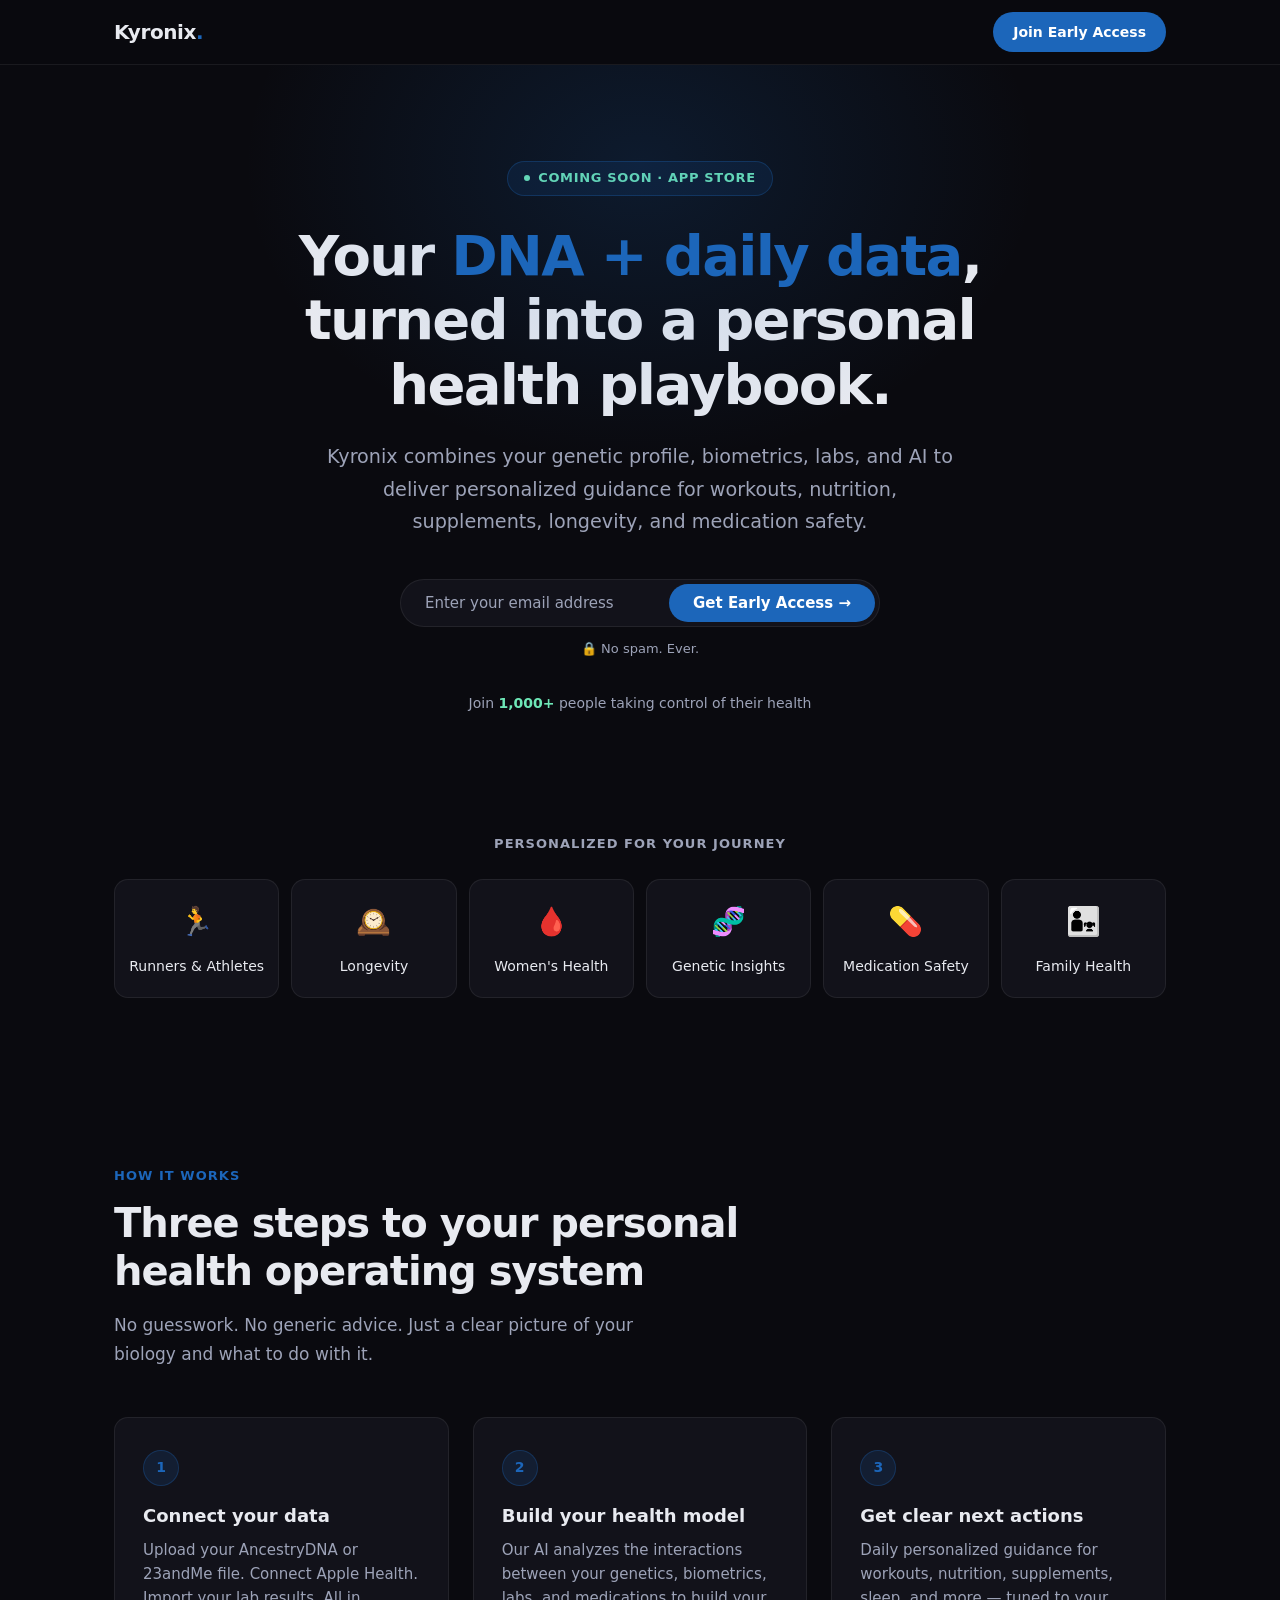
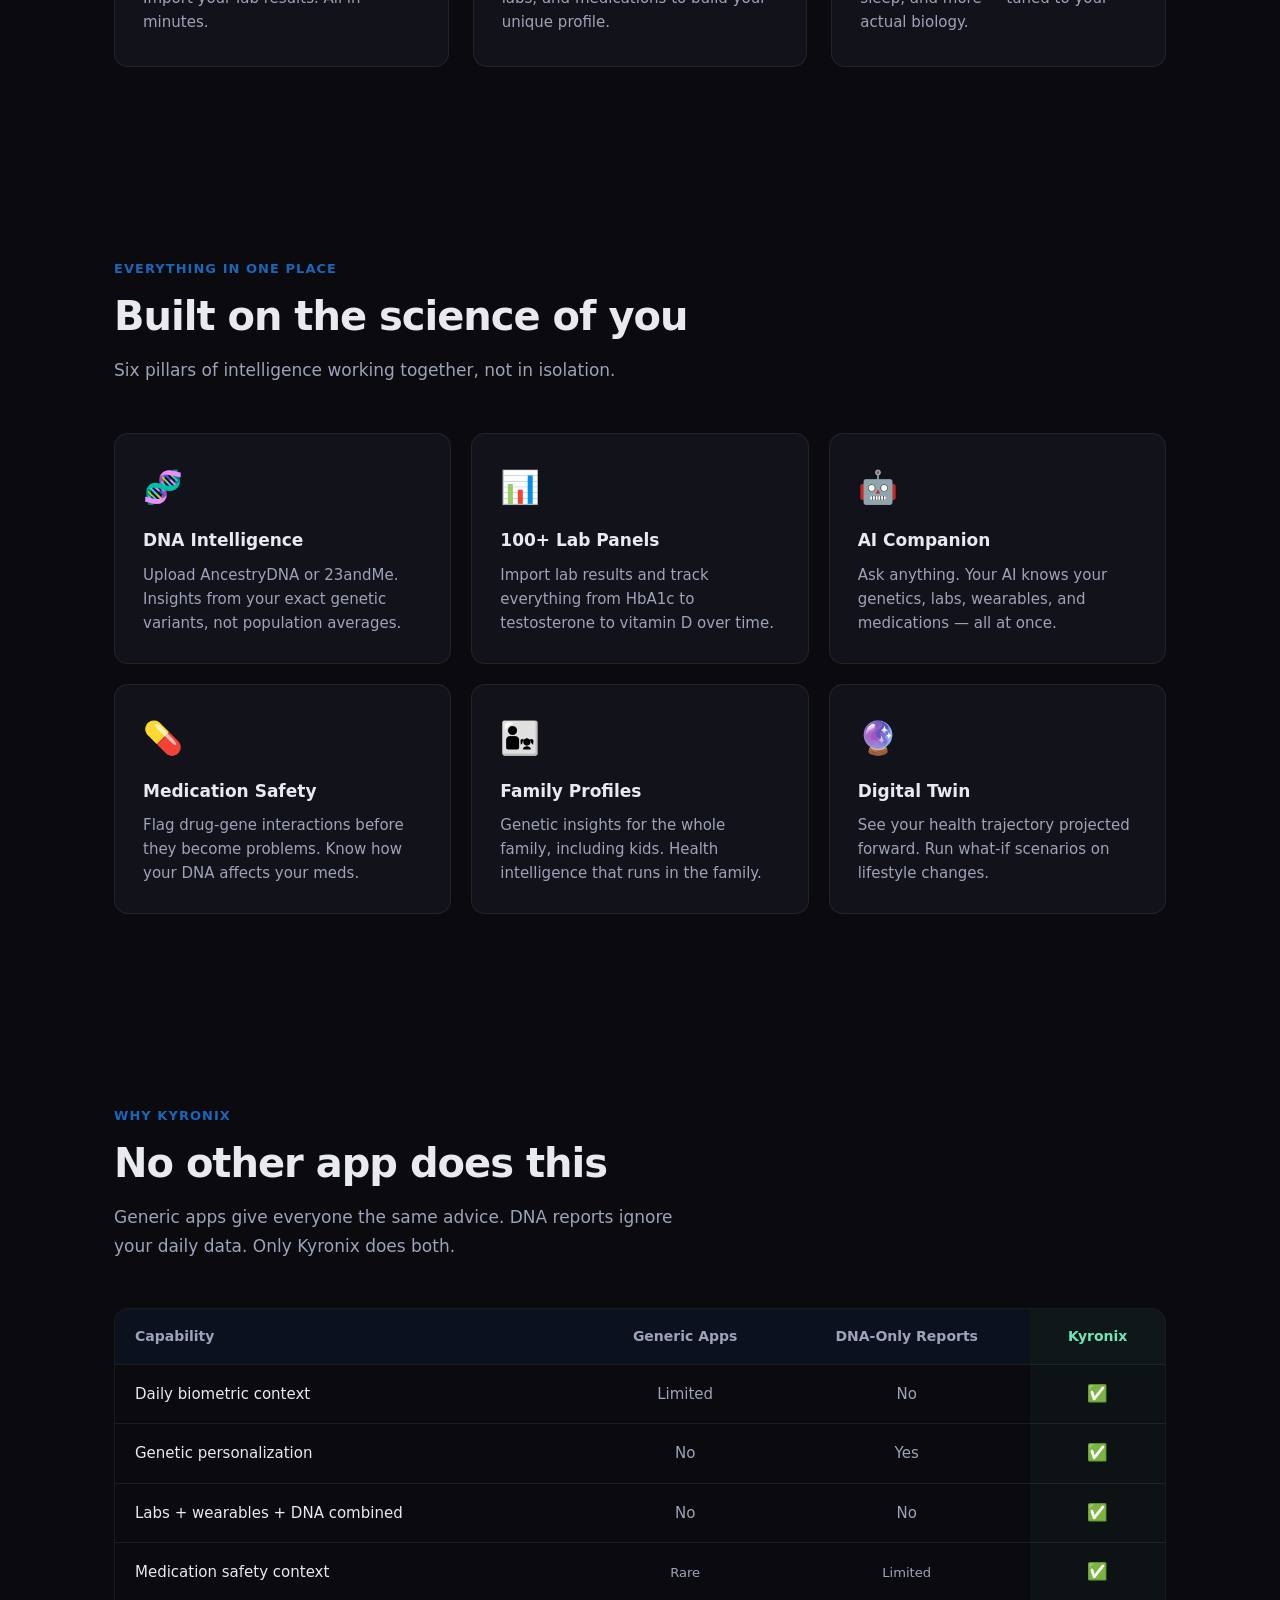
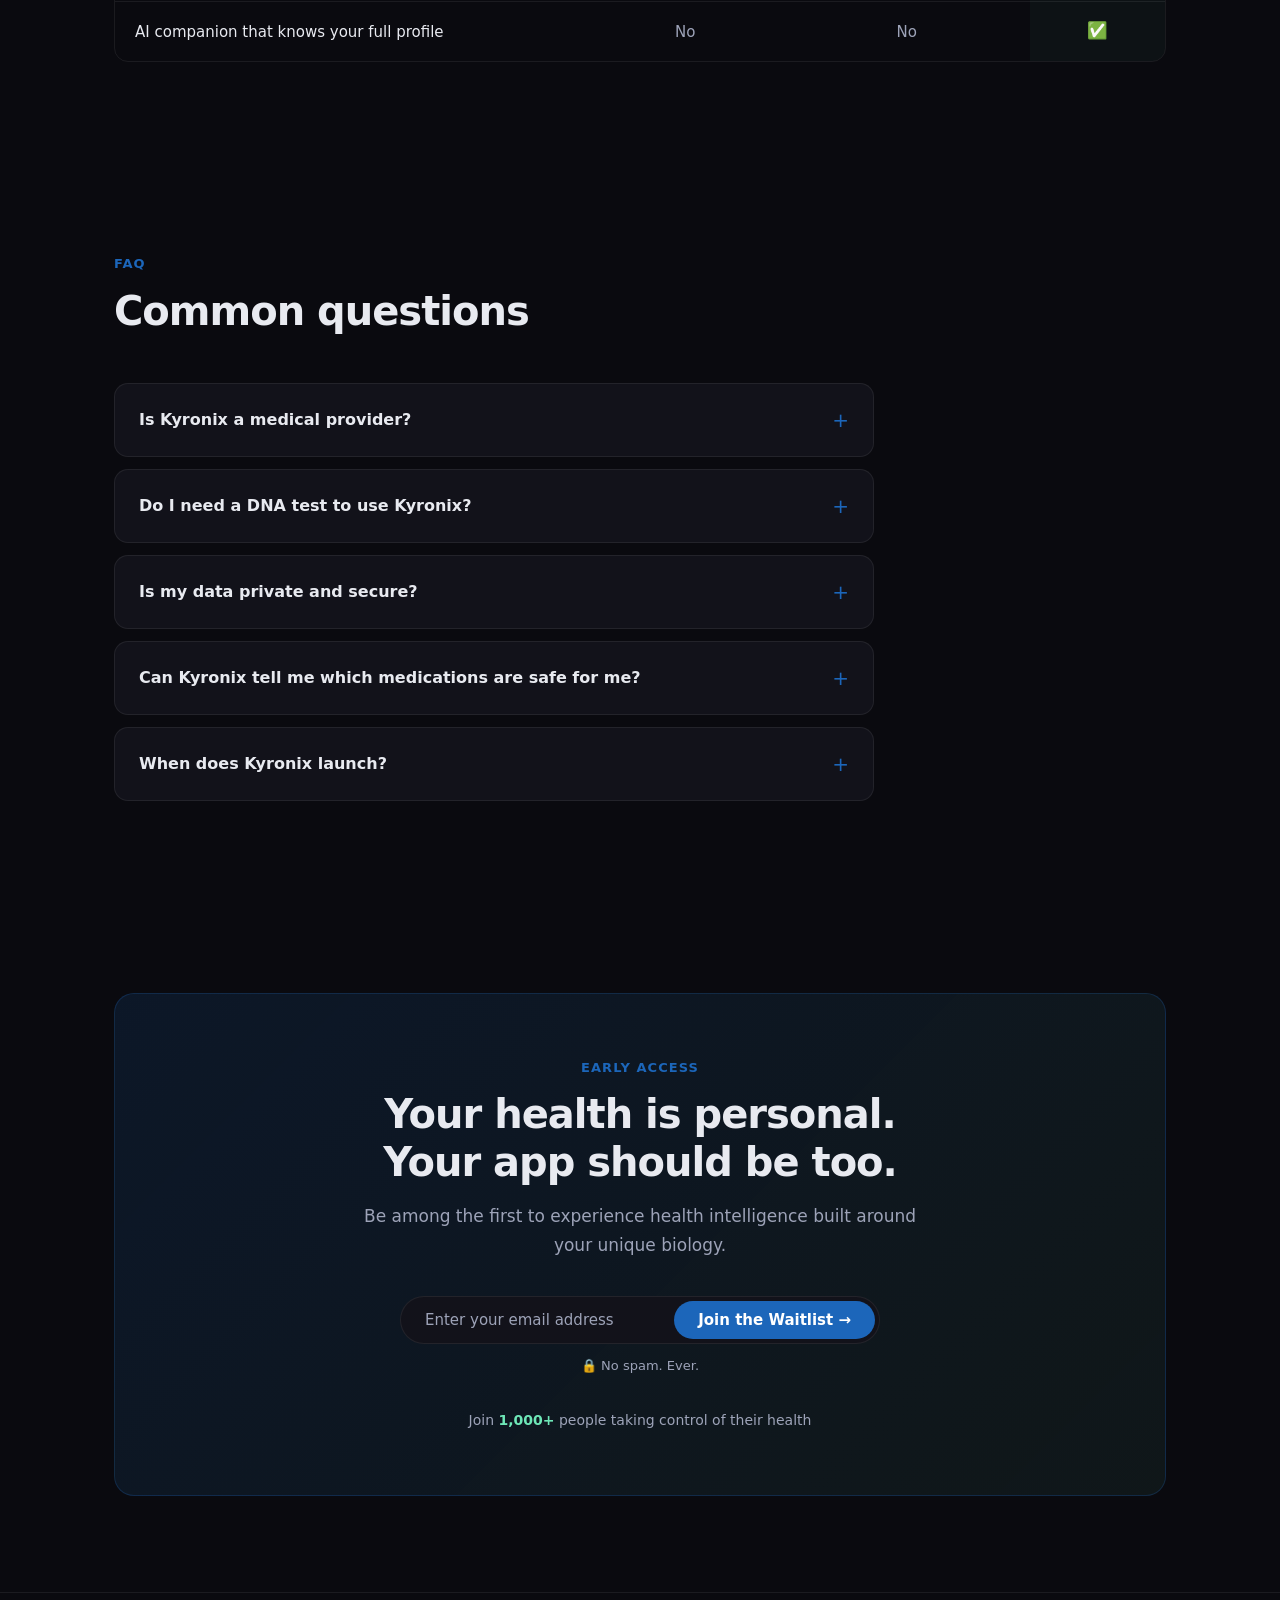
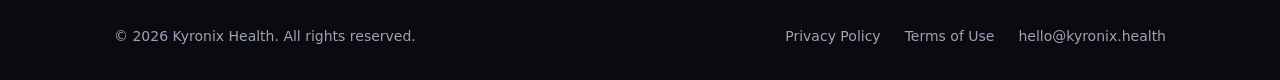
<file: index.html>
<!DOCTYPE html>
<html lang="en">
<head>
  <meta charset="UTF-8">
  <meta name="viewport" content="width=device-width, initial-scale=1.0">
  <title>Kyronix Health — Personalized Health Intelligence</title>
  <meta name="description" content="Kyronix combines your DNA, wearables, labs, and AI to deliver a personalized health playbook. Join the early access waitlist.">
  <meta property="og:title" content="Kyronix Health — Personalized Health Intelligence">
  <meta property="og:description" content="Your DNA + daily data, turned into a personal health playbook.">
  <meta property="og:type" content="website">
  <meta property="og:url" content="https://kyronix.health">
  <link rel="stylesheet" href="style.css">
  <link rel="icon" type="image/x-icon" href="favicon.ico">

  <!-- PostHog -->
  <script>
    !function(t,e){var o,n,p,r;e.__SV||(window.posthog=e,e._i=[],e.init=function(i,s,a){function g(t,e){var o=e.split(".");2==o.length&&(t=t[o[0]],e=o[1]);t[e]=function(){t.push([e].concat(Array.prototype.slice.call(arguments,0)))}}(p=t.createElement("script")).type="text/javascript",p.crossOrigin="anonymous",p.async=!0,p.src=s.api_host.replace(".i.posthog.com","-assets.i.posthog.com")+"/static/array.js",(r=t.getElementsByTagName("script")[0]).parentNode.insertBefore(p,r);var u=e;for(void 0!==a?u=e[a]=[]:a="posthog",u.people=u.people||[],u.toString=function(t){var e="posthog";return"posthog"!==a&&(e+=".");t||(e+=" (stub)"),e},u.people.toString=function(){return u.toString(1)+".people (stub)"},o="init capture register register_once register_for_session unregister unregister_for_session getFeatureFlag getFeatureFlagPayload isFeatureEnabled reloadFeatureFlags updateEarlyAccessFeatureEnrollment getEarlyAccessFeatures on onFeatureFlags onSessionId getSurveys getActiveMatchingSurveys renderSurvey canRenderSurvey identify setPersonProperties group resetGroups setPersonPropertiesForFlags resetPersonPropertiesForFlags setGroupPropertiesForFlags resetGroupPropertiesForFlags reset get_distinct_id getGroups get_session_id get_session_replay_url alias set_config startSessionRecording stopSessionRecording sessionRecordingStarted captureException loadToolbar get_property getSessionProperty createPersonProfile opt_in_capturing opt_out_capturing has_opted_in_capturing has_opted_out_capturing clear_opt_in_out_capturing debug".split(" "),n=0;n<o.length;n++)g(u,o[n]);e._i.push([i,s,a])},e.__SV=1)}(document,window.posthog||[]);
    posthog.init('phc_o5pKNn9kd7hJjovTQXBMKeAsvGpQuZqRCB42QGPzrq56', {api_host:'https://us.i.posthog.com',capture_pageview:true,capture_pageleave:true});
  </script>
  <!-- GA4 -->
  <script async src="https://www.googletagmanager.com/gtag/js?id=G-924P1YDTNJ"></script>
  <script>
    window.dataLayer=window.dataLayer||[];
    function gtag(){dataLayer.push(arguments);}
    gtag('js',new Date());
    gtag('config','G-924P1YDTNJ');
  </script>
</head>
<body>

  <!-- NAV -->
  <nav class="nav">
    <div class="container nav-inner">
      <a href="/" class="nav-logo">Kyronix<span>.</span></a>
      <a href="#waitlist-bottom" class="nav-cta">Join Early Access</a>
    </div>
  </nav>

  <!-- HERO -->
  <section class="hero">
    <div class="container">
      <div class="hero-eyebrow">Coming Soon · App Store</div>
      <h1>Your <span class="accent">DNA + daily data</span>,<br>turned into a personal health playbook.</h1>
      <p class="hero-subhead">Kyronix combines your genetic profile, biometrics, labs, and AI to deliver personalized guidance for workouts, nutrition, supplements, longevity, and medication safety.</p>

      <div class="waitlist-wrap">
        <form class="waitlist-form" action="https://formspree.io/f/xgonegew" method="POST">
          <input type="email" name="email" placeholder="Enter your email address" required>
          <button type="submit">Get Early Access →</button>
        </form>
        <span class="no-spam">🔒 No spam. Ever.</span>
        <p class="hero-social-proof">Join <strong>1,000+</strong> people taking control of their health</p>
      </div>
    </div>
  </section>

  <!-- USE CASE PILLS -->
  <section class="use-cases">
    <div class="container">
      <p class="use-cases-label">Personalized for your journey</p>
      <div class="pills-grid">
        <a href="/runners.html" class="pill-card">
          <span class="pill-icon">🏃</span>
          <span>Runners &amp; Athletes</span>
        </a>
        <a href="/longevity.html" class="pill-card">
          <span class="pill-icon">🕰️</span>
          <span>Longevity</span>
        </a>
        <a href="/womens-health.html" class="pill-card">
          <span class="pill-icon">🩸</span>
          <span>Women's Health</span>
        </a>
        <a href="/genetic-insights.html" class="pill-card">
          <span class="pill-icon">🧬</span>
          <span>Genetic Insights</span>
        </a>
        <a href="/medication-safety.html" class="pill-card">
          <span class="pill-icon">💊</span>
          <span>Medication Safety</span>
        </a>
        <a href="/family-health.html" class="pill-card">
          <span class="pill-icon">👨‍👧</span>
          <span>Family Health</span>
        </a>
      </div>
    </div>
  </section>

  <!-- HOW IT WORKS -->
  <section>
    <div class="container">
      <p class="section-label">How it works</p>
      <h2 class="section-title">Three steps to your personal<br>health operating system</h2>
      <p class="section-subtitle">No guesswork. No generic advice. Just a clear picture of your biology and what to do with it.</p>

      <div class="steps-grid">
        <div class="step-card">
          <div class="step-number">1</div>
          <h3>Connect your data</h3>
          <p>Upload your AncestryDNA or 23andMe file. Connect Apple Health. Import your lab results. All in minutes.</p>
        </div>
        <div class="step-card">
          <div class="step-number">2</div>
          <h3>Build your health model</h3>
          <p>Our AI analyzes the interactions between your genetics, biometrics, labs, and medications to build your unique profile.</p>
        </div>
        <div class="step-card">
          <div class="step-number">3</div>
          <h3>Get clear next actions</h3>
          <p>Daily personalized guidance for workouts, nutrition, supplements, sleep, and more — tuned to your actual biology.</p>
        </div>
      </div>
    </div>
  </section>

  <!-- FEATURE CARDS -->
  <section>
    <div class="container">
      <p class="section-label">Everything in one place</p>
      <h2 class="section-title">Built on the science of you</h2>
      <p class="section-subtitle">Six pillars of intelligence working together, not in isolation.</p>

      <div class="features-grid">
        <div class="feature-card">
          <div class="feature-icon">🧬</div>
          <h3>DNA Intelligence</h3>
          <p>Upload AncestryDNA or 23andMe. Insights from your exact genetic variants, not population averages.</p>
        </div>
        <div class="feature-card">
          <div class="feature-icon">📊</div>
          <h3>100+ Lab Panels</h3>
          <p>Import lab results and track everything from HbA1c to testosterone to vitamin D over time.</p>
        </div>
        <div class="feature-card">
          <div class="feature-icon">🤖</div>
          <h3>AI Companion</h3>
          <p>Ask anything. Your AI knows your genetics, labs, wearables, and medications — all at once.</p>
        </div>
        <div class="feature-card">
          <div class="feature-icon">💊</div>
          <h3>Medication Safety</h3>
          <p>Flag drug-gene interactions before they become problems. Know how your DNA affects your meds.</p>
        </div>
        <div class="feature-card">
          <div class="feature-icon">👨‍👧</div>
          <h3>Family Profiles</h3>
          <p>Genetic insights for the whole family, including kids. Health intelligence that runs in the family.</p>
        </div>
        <div class="feature-card">
          <div class="feature-icon">🔮</div>
          <h3>Digital Twin</h3>
          <p>See your health trajectory projected forward. Run what-if scenarios on lifestyle changes.</p>
        </div>
      </div>
    </div>
  </section>

  <!-- COMPARISON TABLE -->
  <section>
    <div class="container">
      <p class="section-label">Why Kyronix</p>
      <h2 class="section-title">No other app does this</h2>
      <p class="section-subtitle">Generic apps give everyone the same advice. DNA reports ignore your daily data. Only Kyronix does both.</p>

      <div class="compare-wrap">
        <table class="compare-table">
          <thead>
            <tr>
              <th>Capability</th>
              <th>Generic Apps</th>
              <th>DNA-Only Reports</th>
              <th class="kyronix-col">Kyronix</th>
            </tr>
          </thead>
          <tbody>
            <tr>
              <td>Daily biometric context</td>
              <td class="no">Limited</td>
              <td class="no">No</td>
              <td class="kyronix-col check">✅</td>
            </tr>
            <tr>
              <td>Genetic personalization</td>
              <td class="no">No</td>
              <td class="no">Yes</td>
              <td class="kyronix-col check">✅</td>
            </tr>
            <tr>
              <td>Labs + wearables + DNA combined</td>
              <td class="no">No</td>
              <td class="no">No</td>
              <td class="kyronix-col check">✅</td>
            </tr>
            <tr>
              <td>Medication safety context</td>
              <td class="rare">Rare</td>
              <td class="rare">Limited</td>
              <td class="kyronix-col check">✅</td>
            </tr>
            <tr>
              <td>AI companion that knows your full profile</td>
              <td class="no">No</td>
              <td class="no">No</td>
              <td class="kyronix-col check">✅</td>
            </tr>
          </tbody>
        </table>
      </div>
    </div>
  </section>

  <!-- FAQ -->
  <section>
    <div class="container">
      <p class="section-label">FAQ</p>
      <h2 class="section-title">Common questions</h2>

      <div class="faq-list">
        <details>
          <summary>Is Kyronix a medical provider?</summary>
          <div class="faq-answer">No. Kyronix provides educational health insights based on your data. We are not a medical provider and do not offer diagnoses, treatments, or medical advice. Always consult a qualified healthcare professional for medical decisions.</div>
        </details>
        <details>
          <summary>Do I need a DNA test to use Kyronix?</summary>
          <div class="faq-answer">No — Kyronix works without genetic data and provides personalized insights from your wearables and labs alone. However, connecting your AncestryDNA or 23andMe file significantly enhances personalization across all features.</div>
        </details>
        <details>
          <summary>Is my data private and secure?</summary>
          <div class="faq-answer">Privacy is foundational to Kyronix. We use on-device processing wherever possible, your data is never sold, and you maintain full control over what you share. See our Privacy Policy for complete details.</div>
        </details>
        <details>
          <summary>Can Kyronix tell me which medications are safe for me?</summary>
          <div class="faq-answer">Kyronix highlights pharmacogenomic considerations — how your DNA may affect how you process certain medications — and flags potential drug-gene interactions to discuss with your doctor. We surface information, not prescriptions.</div>
        </details>
        <details>
          <summary>When does Kyronix launch?</summary>
          <div class="faq-answer">We're preparing for our App Store launch now. Join the early access waitlist to be first in line and get exclusive launch pricing.</div>
        </details>
      </div>
    </div>
  </section>

  <!-- BOTTOM CTA -->
  <section class="cta-section" id="waitlist-bottom">
    <div class="container">
      <div class="cta-box">
        <p class="section-label">Early Access</p>
        <h2 class="section-title">Your health is personal.<br>Your app should be too.</h2>
        <p class="section-subtitle">Be among the first to experience health intelligence built around your unique biology.</p>

        <div class="waitlist-wrap">
          <form class="waitlist-form" action="https://formspree.io/f/xgonegew" method="POST">
            <input type="email" name="email" placeholder="Enter your email address" required>
            <button type="submit">Join the Waitlist →</button>
          </form>
          <span class="no-spam">🔒 No spam. Ever.</span>
          <p class="hero-social-proof">Join <strong>1,000+</strong> people taking control of their health</p>
        </div>
      </div>
    </div>
  </section>

  <!-- FOOTER -->
  <footer class="footer">
    <div class="container footer-inner">
      <span class="footer-copy">© <span id="year"></span> Kyronix Health. All rights reserved.</span>
      <nav class="footer-links">
        <a href="/privacy.html">Privacy Policy</a>
        <a href="/terms.html">Terms of Use</a>
        <a href="mailto:hello@kyronix.health">hello@kyronix.health</a>
      </nav>
    </div>
  </footer>

  <script>
    const waitlistForms = document.querySelectorAll('.waitlist-form');
    waitlistForms.forEach(function(waitlistForm) {
      let submitting = false;
      waitlistForm.addEventListener('submit', function(e) {
        if (submitting) return;
        e.preventDefault();
        submitting = true;
        window.dataLayer = window.dataLayer || [];
        window.dataLayer.push({event:'waitlist_submitted'});
        if (typeof window.gtag === 'function') window.gtag('event','waitlist_submitted',{event_category:'engagement',event_label:'waitlist_form',transport_type:'beacon'});
        if (window.posthog && typeof window.posthog.capture === 'function') window.posthog.capture('waitlist_submitted',{event_category:'engagement',event_label:'waitlist_form'});
        setTimeout(() => { HTMLFormElement.prototype.submit.call(waitlistForm); }, 500);
      });
    });
    const yearEl = document.getElementById('year');
    if (yearEl) yearEl.textContent = new Date().getFullYear();
  </script>
</body>
</html>
</file>
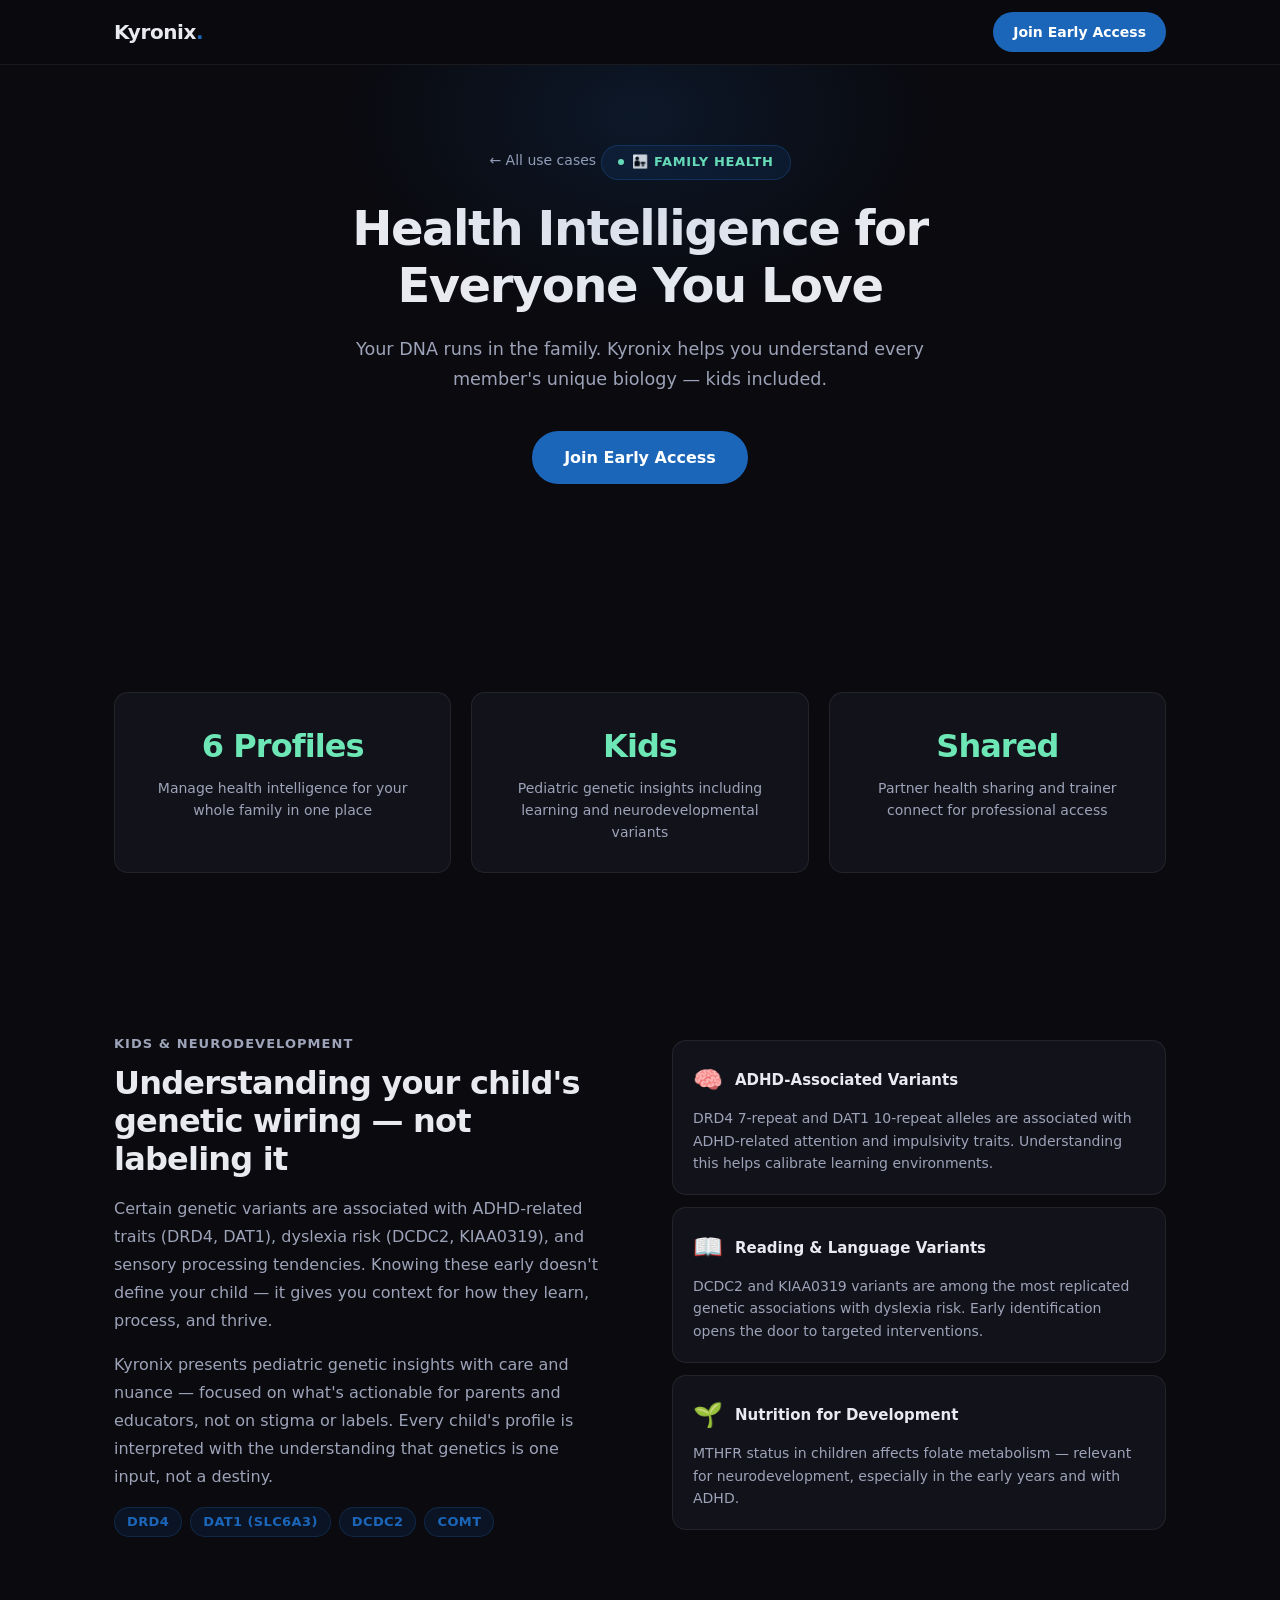
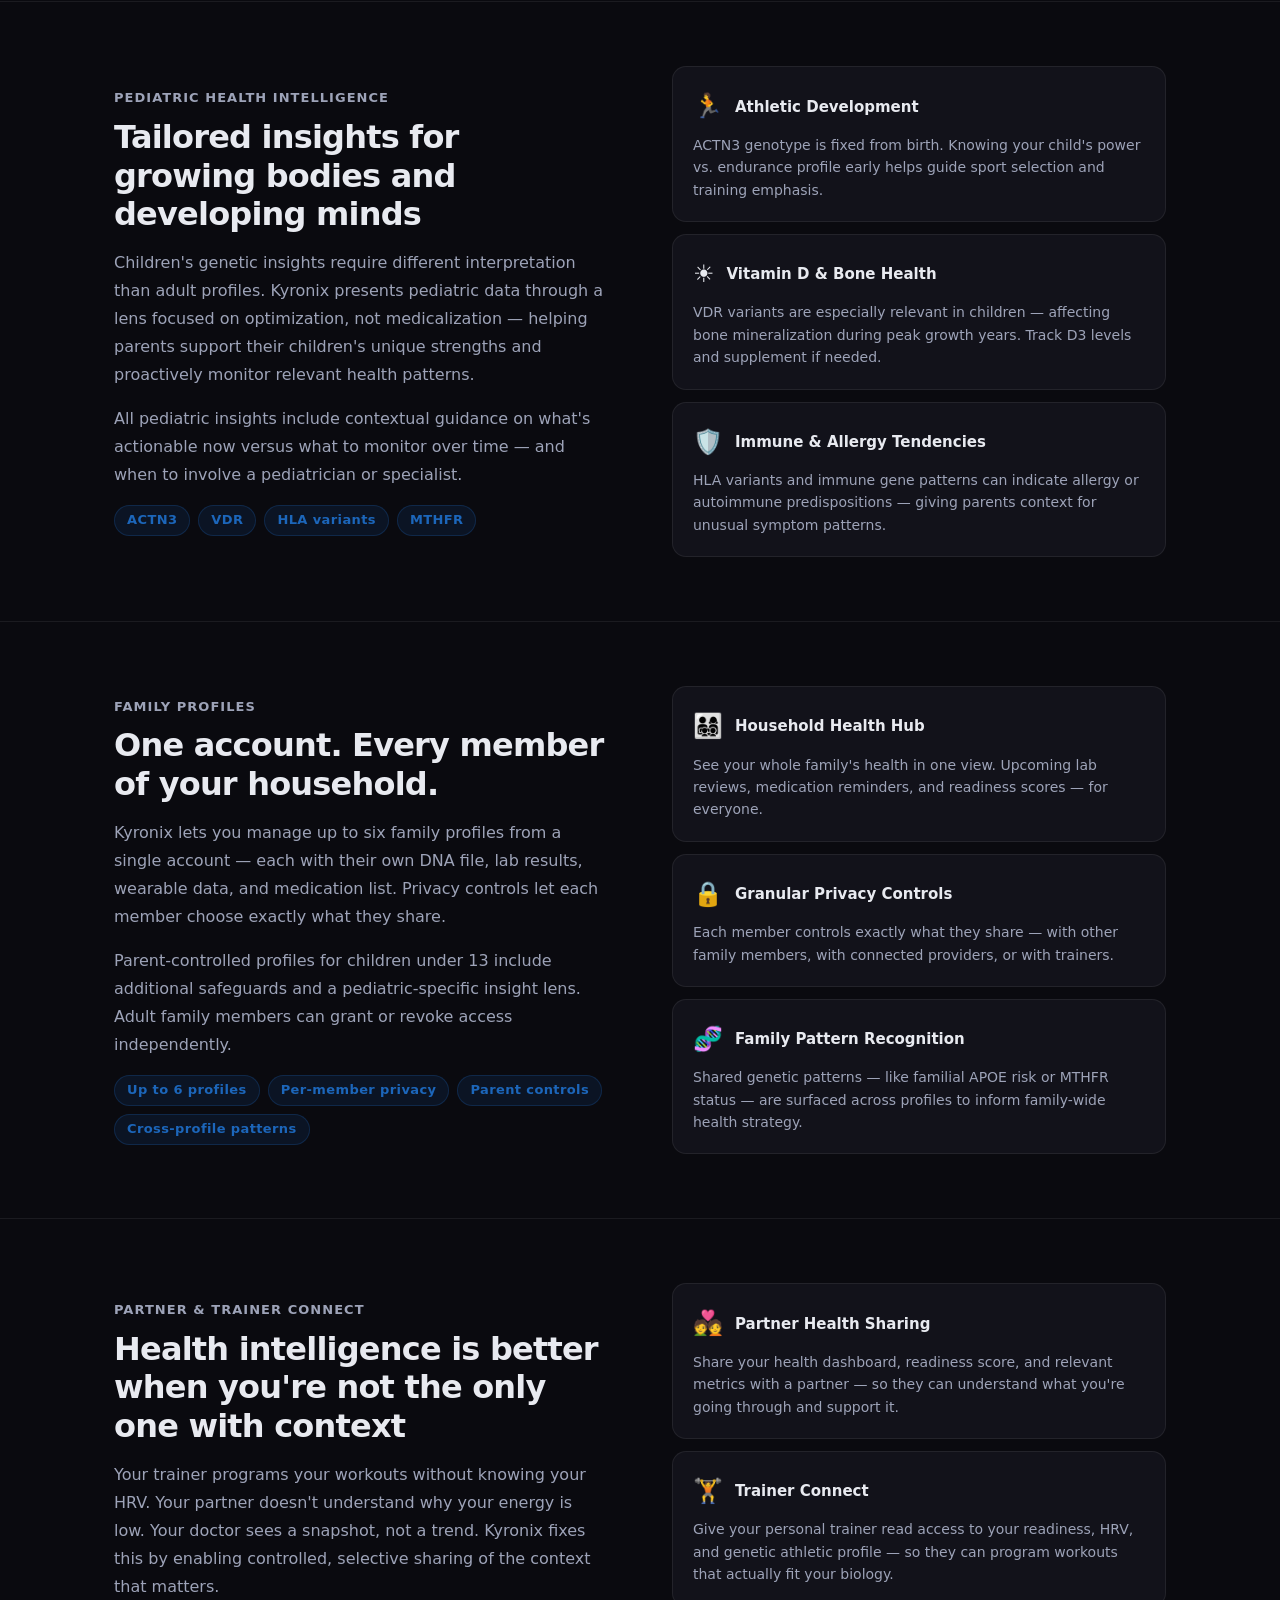
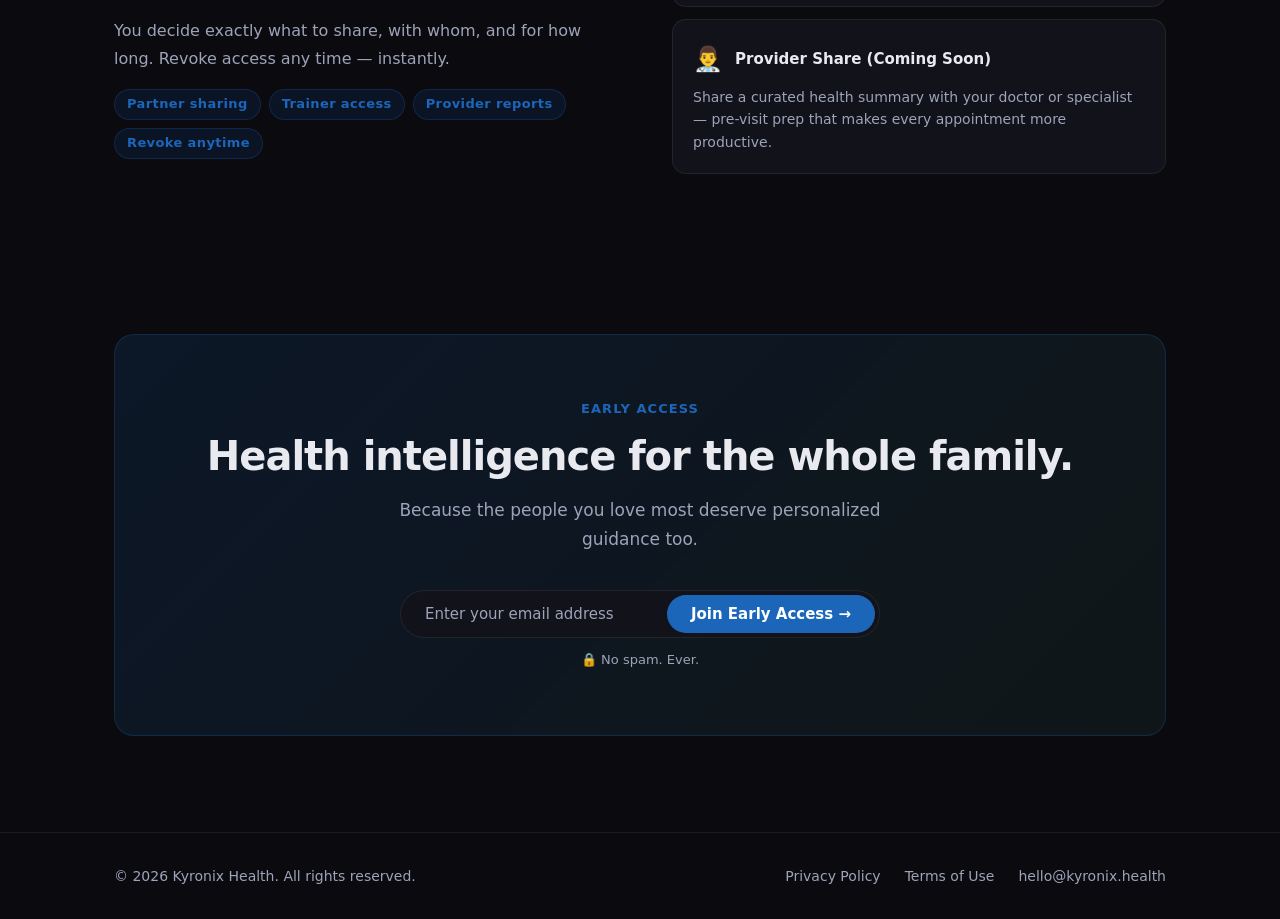
<file: family-health.html>
<!DOCTYPE html>
<html lang="en">
<head>
  <meta charset="UTF-8">
  <meta name="viewport" content="width=device-width, initial-scale=1.0">
  <title>Kyronix Family Health — Health Intelligence for Everyone You Love</title>
  <meta name="description" content="Kids genetic profiles, pediatric insights, family health sharing, partner profiles, and trainer connect — health intelligence that runs in the family.">
  <link rel="stylesheet" href="style.css">
  <link rel="icon" type="image/x-icon" href="favicon.ico">

  <!-- PostHog -->
  <script>
    !function(t,e){var o,n,p,r;e.__SV||(window.posthog=e,e._i=[],e.init=function(i,s,a){function g(t,e){var o=e.split(".");2==o.length&&(t=t[o[0]],e=o[1]);t[e]=function(){t.push([e].concat(Array.prototype.slice.call(arguments,0)))}}(p=t.createElement("script")).type="text/javascript",p.crossOrigin="anonymous",p.async=!0,p.src=s.api_host.replace(".i.posthog.com","-assets.i.posthog.com")+"/static/array.js",(r=t.getElementsByTagName("script")[0]).parentNode.insertBefore(p,r);var u=e;for(void 0!==a?u=e[a]=[]:a="posthog",u.people=u.people||[],u.toString=function(t){var e="posthog";return"posthog"!==a&&(e+=".");t||(e+=" (stub)"},u.people.toString=function(){return u.toString(1)+".people (stub)"},o="init capture register register_once register_for_session unregister unregister_for_session getFeatureFlag getFeatureFlagPayload isFeatureEnabled reloadFeatureFlags updateEarlyAccessFeatureEnrollment getEarlyAccessFeatures on onFeatureFlags onSessionId getSurveys getActiveMatchingSurveys renderSurvey canRenderSurvey identify setPersonProperties group resetGroups setPersonPropertiesForFlags resetPersonPropertiesForFlags setGroupPropertiesForFlags resetGroupPropertiesForFlags reset get_distinct_id getGroups get_session_id get_session_replay_url alias set_config startSessionRecording stopSessionRecording sessionRecordingStarted captureException loadToolbar get_property getSessionProperty createPersonProfile opt_in_capturing opt_out_capturing has_opted_in_capturing has_opted_out_capturing clear_opt_in_out_capturing debug".split(" "),n=0;n<o.length;n++)g(u,o[n]);e._i.push([i,s,a])},e.__SV=1)}(document,window.posthog||[]);
    posthog.init('phc_o5pKNn9kd7hJjovTQXBMKeAsvGpQuZqRCB42QGPzrq56', {api_host:'https://us.i.posthog.com',capture_pageview:true,capture_pageleave:true});
  </script>
  <!-- GA4 -->
  <script async src="https://www.googletagmanager.com/gtag/js?id=G-924P1YDTNJ"></script>
  <script>
    window.dataLayer=window.dataLayer||[];
    function gtag(){dataLayer.push(arguments);}
    gtag('js',new Date());
    gtag('config','G-924P1YDTNJ');
  </script>
</head>
<body>

  <nav class="nav">
    <div class="container nav-inner">
      <a href="/" class="nav-logo">Kyronix<span>.</span></a>
      <a href="/#waitlist-bottom" class="nav-cta">Join Early Access</a>
    </div>
  </nav>

  <section class="page-hero">
    <div class="container">
      <a href="/" class="back-link">← All use cases</a>
      <div class="hero-eyebrow">👨‍👧 Family Health</div>
      <h1>Health Intelligence for<br>Everyone You Love</h1>
      <p class="hero-subhead">Your DNA runs in the family. Kyronix helps you understand every member's unique biology — kids included.</p>
      <a href="/#waitlist-bottom" class="btn btn-primary">Join Early Access</a>
    </div>
  </section>

  <!-- STATS -->
  <section>
    <div class="container">
      <div class="stat-row">
        <div class="stat-card">
          <div class="stat-value">6 Profiles</div>
          <div class="stat-label">Manage health intelligence for your whole family in one place</div>
        </div>
        <div class="stat-card">
          <div class="stat-value">Kids</div>
          <div class="stat-label">Pediatric genetic insights including learning and neurodevelopmental variants</div>
        </div>
        <div class="stat-card">
          <div class="stat-value">Shared</div>
          <div class="stat-label">Partner health sharing and trainer connect for professional access</div>
        </div>
      </div>
    </div>
  </section>

  <!-- KIDS GENETIC PROFILES -->
  <section class="content-section">
    <div class="container">
      <div class="content-grid">
        <div class="content-text">
          <p class="section-label">Kids &amp; Neurodevelopment</p>
          <h2 class="section-title">Understanding your child's genetic wiring — not labeling it</h2>
          <p>Certain genetic variants are associated with ADHD-related traits (DRD4, DAT1), dyslexia risk (DCDC2, KIAA0319), and sensory processing tendencies. Knowing these early doesn't define your child — it gives you context for how they learn, process, and thrive.</p>
          <p>Kyronix presents pediatric genetic insights with care and nuance — focused on what's actionable for parents and educators, not on stigma or labels. Every child's profile is interpreted with the understanding that genetics is one input, not a destiny.</p>
          <div class="gene-tags">
            <span class="gene-tag">DRD4</span>
            <span class="gene-tag">DAT1 (SLC6A3)</span>
            <span class="gene-tag">DCDC2</span>
            <span class="gene-tag">COMT</span>
          </div>
        </div>
        <div class="info-cards">
          <div class="info-card">
            <div class="info-card-header">
              <span class="info-card-icon">🧠</span>
              <h4>ADHD-Associated Variants</h4>
            </div>
            <p>DRD4 7-repeat and DAT1 10-repeat alleles are associated with ADHD-related attention and impulsivity traits. Understanding this helps calibrate learning environments.</p>
          </div>
          <div class="info-card">
            <div class="info-card-header">
              <span class="info-card-icon">📖</span>
              <h4>Reading &amp; Language Variants</h4>
            </div>
            <p>DCDC2 and KIAA0319 variants are among the most replicated genetic associations with dyslexia risk. Early identification opens the door to targeted interventions.</p>
          </div>
          <div class="info-card">
            <div class="info-card-header">
              <span class="info-card-icon">🌱</span>
              <h4>Nutrition for Development</h4>
            </div>
            <p>MTHFR status in children affects folate metabolism — relevant for neurodevelopment, especially in the early years and with ADHD.</p>
          </div>
        </div>
      </div>
    </div>
  </section>

  <!-- PEDIATRIC INSIGHTS -->
  <section class="content-section">
    <div class="container">
      <div class="content-grid reverse">
        <div class="info-cards">
          <div class="info-card">
            <div class="info-card-header">
              <span class="info-card-icon">🏃</span>
              <h4>Athletic Development</h4>
            </div>
            <p>ACTN3 genotype is fixed from birth. Knowing your child's power vs. endurance profile early helps guide sport selection and training emphasis.</p>
          </div>
          <div class="info-card">
            <div class="info-card-header">
              <span class="info-card-icon">☀️</span>
              <h4>Vitamin D &amp; Bone Health</h4>
            </div>
            <p>VDR variants are especially relevant in children — affecting bone mineralization during peak growth years. Track D3 levels and supplement if needed.</p>
          </div>
          <div class="info-card">
            <div class="info-card-header">
              <span class="info-card-icon">🛡️</span>
              <h4>Immune &amp; Allergy Tendencies</h4>
            </div>
            <p>HLA variants and immune gene patterns can indicate allergy or autoimmune predispositions — giving parents context for unusual symptom patterns.</p>
          </div>
        </div>
        <div class="content-text">
          <p class="section-label">Pediatric Health Intelligence</p>
          <h2 class="section-title">Tailored insights for growing bodies and developing minds</h2>
          <p>Children's genetic insights require different interpretation than adult profiles. Kyronix presents pediatric data through a lens focused on optimization, not medicalization — helping parents support their children's unique strengths and proactively monitor relevant health patterns.</p>
          <p>All pediatric insights include contextual guidance on what's actionable now versus what to monitor over time — and when to involve a pediatrician or specialist.</p>
          <div class="gene-tags">
            <span class="gene-tag">ACTN3</span>
            <span class="gene-tag">VDR</span>
            <span class="gene-tag">HLA variants</span>
            <span class="gene-tag">MTHFR</span>
          </div>
        </div>
      </div>
    </div>
  </section>

  <!-- FAMILY PROFILES -->
  <section class="content-section">
    <div class="container">
      <div class="content-grid">
        <div class="content-text">
          <p class="section-label">Family Profiles</p>
          <h2 class="section-title">One account. Every member of your household.</h2>
          <p>Kyronix lets you manage up to six family profiles from a single account — each with their own DNA file, lab results, wearable data, and medication list. Privacy controls let each member choose exactly what they share.</p>
          <p>Parent-controlled profiles for children under 13 include additional safeguards and a pediatric-specific insight lens. Adult family members can grant or revoke access independently.</p>
          <div class="gene-tags">
            <span class="gene-tag">Up to 6 profiles</span>
            <span class="gene-tag">Per-member privacy</span>
            <span class="gene-tag">Parent controls</span>
            <span class="gene-tag">Cross-profile patterns</span>
          </div>
        </div>
        <div class="info-cards">
          <div class="info-card">
            <div class="info-card-header">
              <span class="info-card-icon">👨‍👩‍👧‍👦</span>
              <h4>Household Health Hub</h4>
            </div>
            <p>See your whole family's health in one view. Upcoming lab reviews, medication reminders, and readiness scores — for everyone.</p>
          </div>
          <div class="info-card">
            <div class="info-card-header">
              <span class="info-card-icon">🔒</span>
              <h4>Granular Privacy Controls</h4>
            </div>
            <p>Each member controls exactly what they share — with other family members, with connected providers, or with trainers.</p>
          </div>
          <div class="info-card">
            <div class="info-card-header">
              <span class="info-card-icon">🧬</span>
              <h4>Family Pattern Recognition</h4>
            </div>
            <p>Shared genetic patterns — like familial APOE risk or MTHFR status — are surfaced across profiles to inform family-wide health strategy.</p>
          </div>
        </div>
      </div>
    </div>
  </section>

  <!-- PARTNER + TRAINER -->
  <section class="content-section">
    <div class="container">
      <div class="content-grid reverse">
        <div class="info-cards">
          <div class="info-card">
            <div class="info-card-header">
              <span class="info-card-icon">💑</span>
              <h4>Partner Health Sharing</h4>
            </div>
            <p>Share your health dashboard, readiness score, and relevant metrics with a partner — so they can understand what you're going through and support it.</p>
          </div>
          <div class="info-card">
            <div class="info-card-header">
              <span class="info-card-icon">🏋️</span>
              <h4>Trainer Connect</h4>
            </div>
            <p>Give your personal trainer read access to your readiness, HRV, and genetic athletic profile — so they can program workouts that actually fit your biology.</p>
          </div>
          <div class="info-card">
            <div class="info-card-header">
              <span class="info-card-icon">👨‍⚕️</span>
              <h4>Provider Share (Coming Soon)</h4>
            </div>
            <p>Share a curated health summary with your doctor or specialist — pre-visit prep that makes every appointment more productive.</p>
          </div>
        </div>
        <div class="content-text">
          <p class="section-label">Partner &amp; Trainer Connect</p>
          <h2 class="section-title">Health intelligence is better when you're not the only one with context</h2>
          <p>Your trainer programs your workouts without knowing your HRV. Your partner doesn't understand why your energy is low. Your doctor sees a snapshot, not a trend. Kyronix fixes this by enabling controlled, selective sharing of the context that matters.</p>
          <p>You decide exactly what to share, with whom, and for how long. Revoke access any time — instantly.</p>
          <div class="gene-tags">
            <span class="gene-tag">Partner sharing</span>
            <span class="gene-tag">Trainer access</span>
            <span class="gene-tag">Provider reports</span>
            <span class="gene-tag">Revoke anytime</span>
          </div>
        </div>
      </div>
    </div>
  </section>

  <!-- CTA -->
  <section class="cta-section">
    <div class="container">
      <div class="cta-box">
        <p class="section-label">Early Access</p>
        <h2 class="section-title">Health intelligence for the whole family.</h2>
        <p class="section-subtitle">Because the people you love most deserve personalized guidance too.</p>
        <div class="waitlist-wrap">
          <form class="waitlist-form" action="https://formspree.io/f/xgonegew" method="POST">
            <input type="email" name="email" placeholder="Enter your email address" required>
            <button type="submit">Join Early Access →</button>
          </form>
          <span class="no-spam">🔒 No spam. Ever.</span>
        </div>
      </div>
    </div>
  </section>

  <footer class="footer">
    <div class="container footer-inner">
      <span class="footer-copy">© <span id="year"></span> Kyronix Health. All rights reserved.</span>
      <nav class="footer-links">
        <a href="/privacy.html">Privacy Policy</a>
        <a href="/terms.html">Terms of Use</a>
        <a href="mailto:hello@kyronix.health">hello@kyronix.health</a>
      </nav>
    </div>
  </footer>

  <script>
    const waitlistForm = document.querySelector('.waitlist-form');
    if (waitlistForm) {
      let submitting = false;
      waitlistForm.addEventListener('submit', function(e) {
        if (submitting) return;
        e.preventDefault();
        submitting = true;
        window.dataLayer = window.dataLayer || [];
        window.dataLayer.push({event:'waitlist_submitted'});
        if (typeof window.gtag === 'function') window.gtag('event','waitlist_submitted',{event_category:'engagement',event_label:'waitlist_form',transport_type:'beacon'});
        if (window.posthog && typeof window.posthog.capture === 'function') window.posthog.capture('waitlist_submitted',{event_category:'engagement',event_label:'waitlist_form'});
        setTimeout(() => { HTMLFormElement.prototype.submit.call(waitlistForm); }, 500);
      });
    }
    const yearEl = document.getElementById('year');
    if (yearEl) yearEl.textContent = new Date().getFullYear();
  </script>
</body>
</html>
</file>
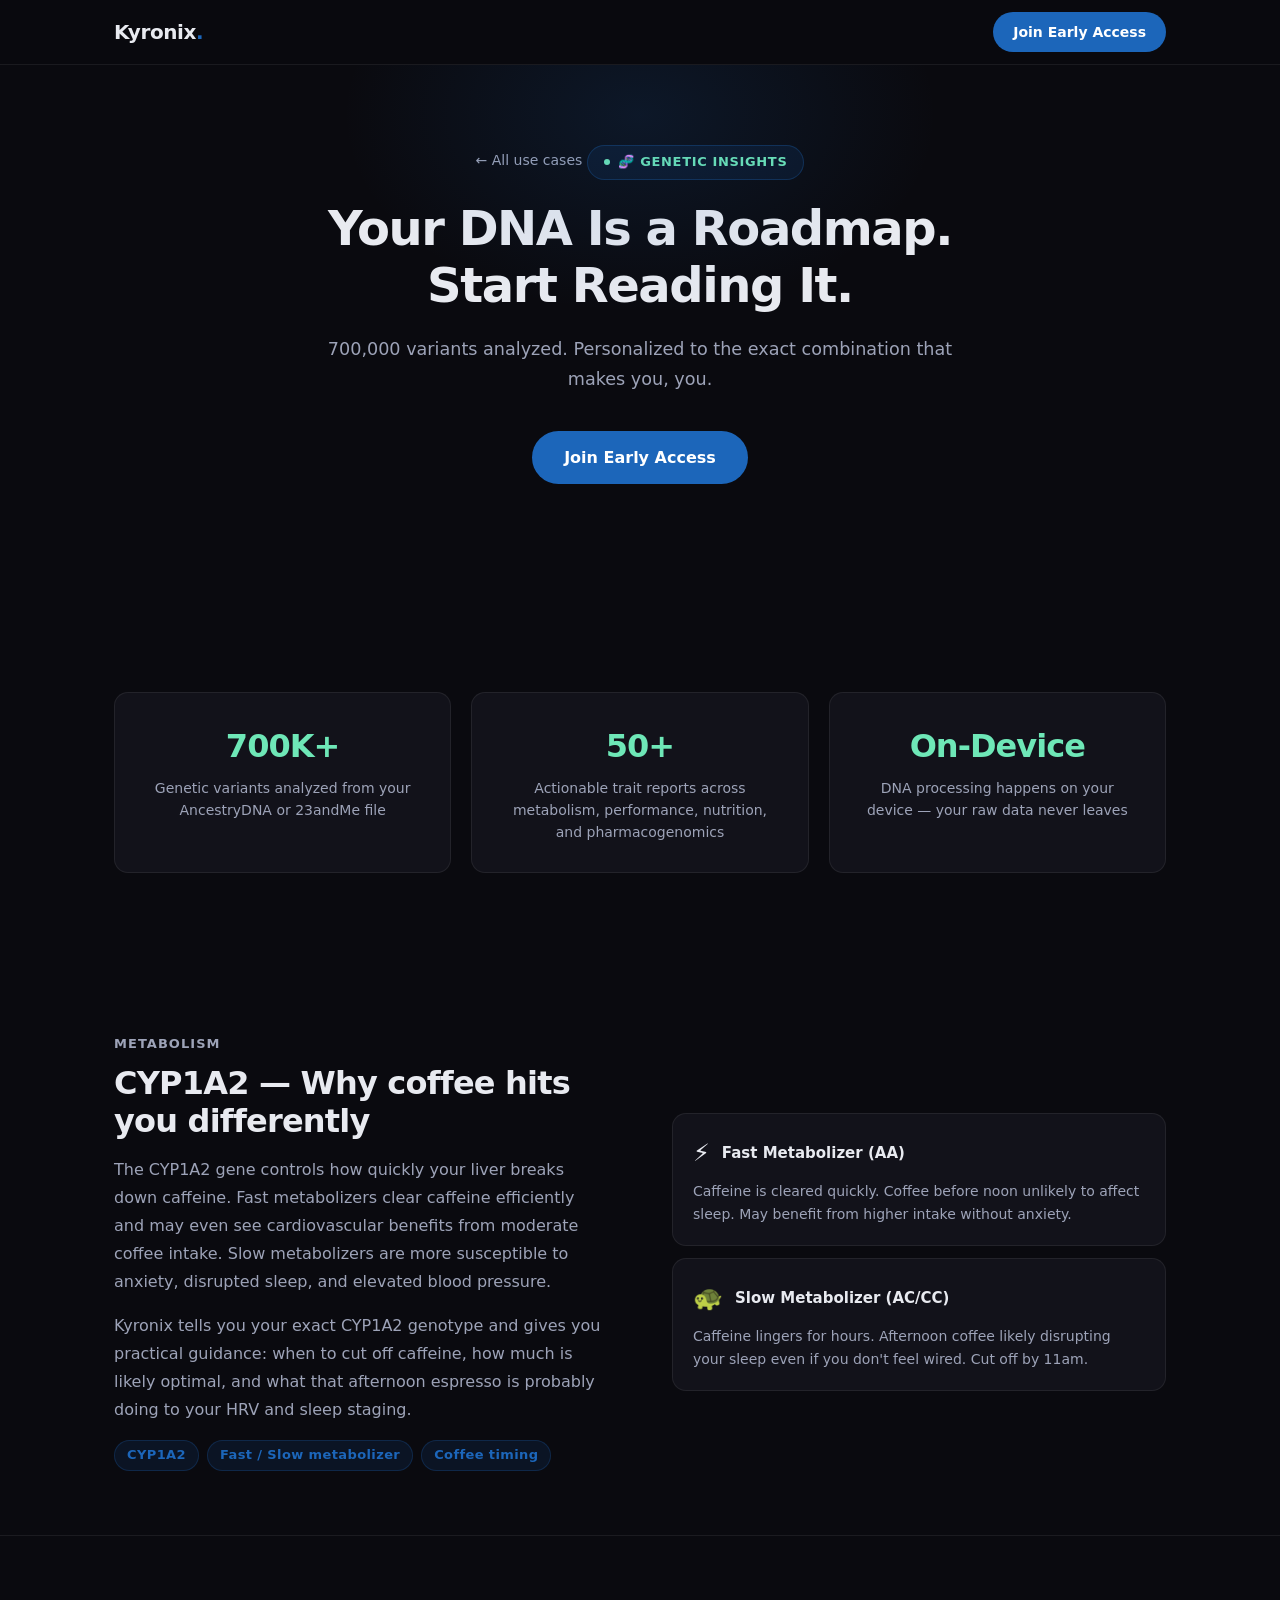
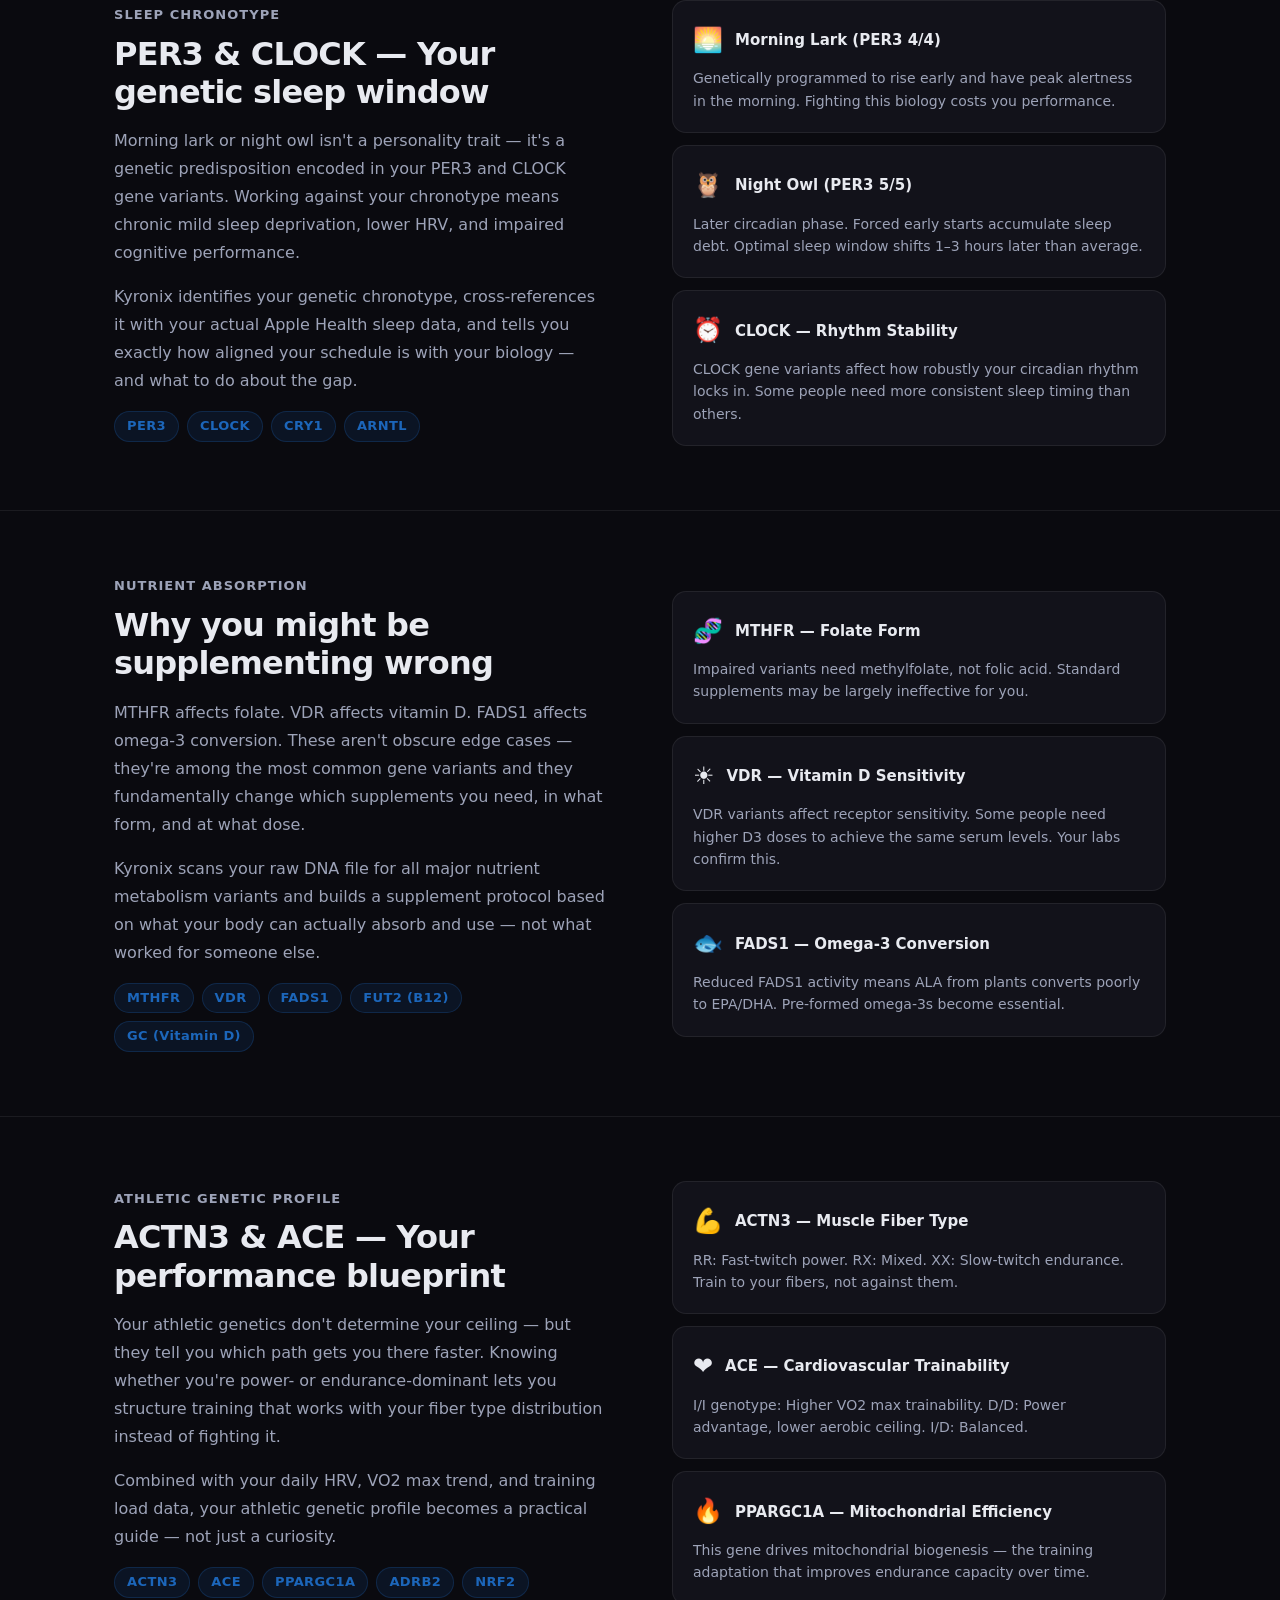
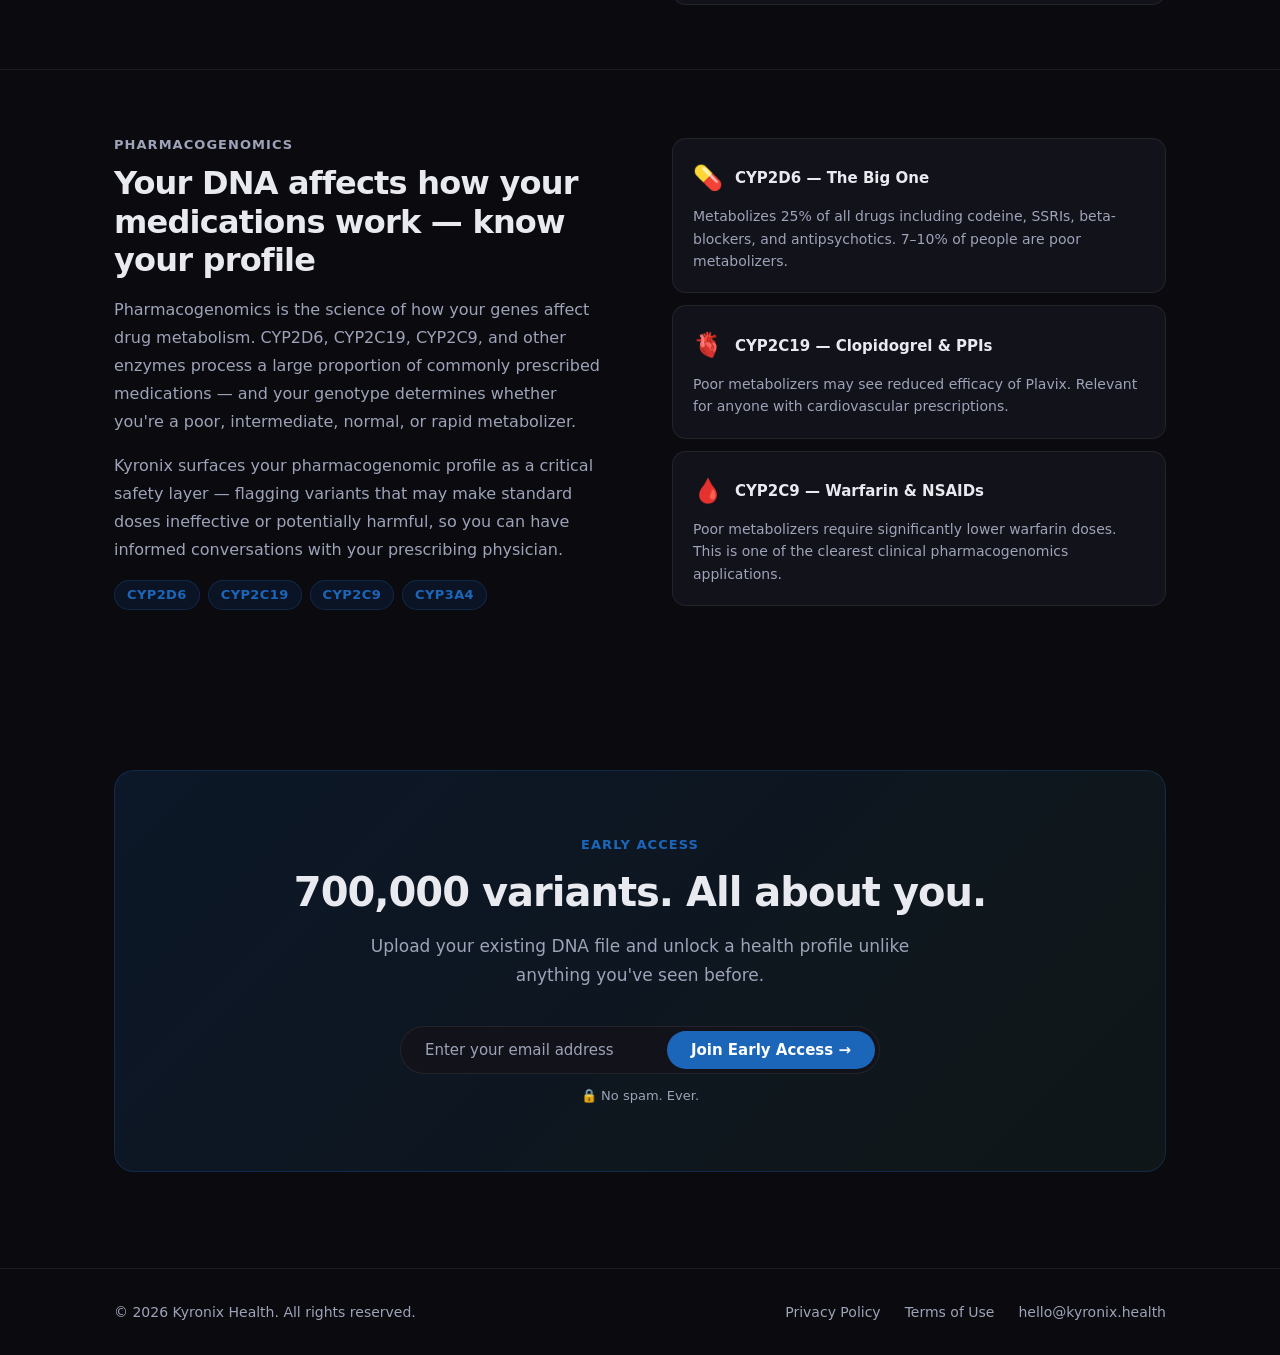
<file: genetic-insights.html>
<!DOCTYPE html>
<html lang="en">
<head>
  <meta charset="UTF-8">
  <meta name="viewport" content="width=device-width, initial-scale=1.0">
  <title>Kyronix Genetic Insights — Your DNA Is a Roadmap. Start Reading It.</title>
  <meta name="description" content="Caffeine metabolism, sleep chronotype, nutrient absorption, athletic profile, and pharmacogenomics — 700,000 variants, personalized to you.">
  <link rel="stylesheet" href="style.css">
  <link rel="icon" type="image/x-icon" href="favicon.ico">

  <!-- PostHog -->
  <script>
    !function(t,e){var o,n,p,r;e.__SV||(window.posthog=e,e._i=[],e.init=function(i,s,a){function g(t,e){var o=e.split(".");2==o.length&&(t=t[o[0]],e=o[1]);t[e]=function(){t.push([e].concat(Array.prototype.slice.call(arguments,0)))}}(p=t.createElement("script")).type="text/javascript",p.crossOrigin="anonymous",p.async=!0,p.src=s.api_host.replace(".i.posthog.com","-assets.i.posthog.com")+"/static/array.js",(r=t.getElementsByTagName("script")[0]).parentNode.insertBefore(p,r);var u=e;for(void 0!==a?u=e[a]=[]:a="posthog",u.people=u.people||[],u.toString=function(t){var e="posthog";return"posthog"!==a&&(e+=".");t||(e+=" (stub)"},u.people.toString=function(){return u.toString(1)+".people (stub)"},o="init capture register register_once register_for_session unregister unregister_for_session getFeatureFlag getFeatureFlagPayload isFeatureEnabled reloadFeatureFlags updateEarlyAccessFeatureEnrollment getEarlyAccessFeatures on onFeatureFlags onSessionId getSurveys getActiveMatchingSurveys renderSurvey canRenderSurvey identify setPersonProperties group resetGroups setPersonPropertiesForFlags resetPersonPropertiesForFlags setGroupPropertiesForFlags resetGroupPropertiesForFlags reset get_distinct_id getGroups get_session_id get_session_replay_url alias set_config startSessionRecording stopSessionRecording sessionRecordingStarted captureException loadToolbar get_property getSessionProperty createPersonProfile opt_in_capturing opt_out_capturing has_opted_in_capturing has_opted_out_capturing clear_opt_in_out_capturing debug".split(" "),n=0;n<o.length;n++)g(u,o[n]);e._i.push([i,s,a])},e.__SV=1)}(document,window.posthog||[]);
    posthog.init('phc_o5pKNn9kd7hJjovTQXBMKeAsvGpQuZqRCB42QGPzrq56', {api_host:'https://us.i.posthog.com',capture_pageview:true,capture_pageleave:true});
  </script>
  <!-- GA4 -->
  <script async src="https://www.googletagmanager.com/gtag/js?id=G-924P1YDTNJ"></script>
  <script>
    window.dataLayer=window.dataLayer||[];
    function gtag(){dataLayer.push(arguments);}
    gtag('js',new Date());
    gtag('config','G-924P1YDTNJ');
  </script>
</head>
<body>

  <nav class="nav">
    <div class="container nav-inner">
      <a href="/" class="nav-logo">Kyronix<span>.</span></a>
      <a href="/#waitlist-bottom" class="nav-cta">Join Early Access</a>
    </div>
  </nav>

  <section class="page-hero">
    <div class="container">
      <a href="/" class="back-link">← All use cases</a>
      <div class="hero-eyebrow">🧬 Genetic Insights</div>
      <h1>Your DNA Is a Roadmap.<br>Start Reading It.</h1>
      <p class="hero-subhead">700,000 variants analyzed. Personalized to the exact combination that makes you, you.</p>
      <a href="/#waitlist-bottom" class="btn btn-primary">Join Early Access</a>
    </div>
  </section>

  <!-- STATS -->
  <section>
    <div class="container">
      <div class="stat-row">
        <div class="stat-card">
          <div class="stat-value">700K+</div>
          <div class="stat-label">Genetic variants analyzed from your AncestryDNA or 23andMe file</div>
        </div>
        <div class="stat-card">
          <div class="stat-value">50+</div>
          <div class="stat-label">Actionable trait reports across metabolism, performance, nutrition, and pharmacogenomics</div>
        </div>
        <div class="stat-card">
          <div class="stat-value">On-Device</div>
          <div class="stat-label">DNA processing happens on your device — your raw data never leaves</div>
        </div>
      </div>
    </div>
  </section>

  <!-- CAFFEINE -->
  <section class="content-section">
    <div class="container">
      <div class="content-grid">
        <div class="content-text">
          <p class="section-label">Metabolism</p>
          <h2 class="section-title">CYP1A2 — Why coffee hits you differently</h2>
          <p>The CYP1A2 gene controls how quickly your liver breaks down caffeine. Fast metabolizers clear caffeine efficiently and may even see cardiovascular benefits from moderate coffee intake. Slow metabolizers are more susceptible to anxiety, disrupted sleep, and elevated blood pressure.</p>
          <p>Kyronix tells you your exact CYP1A2 genotype and gives you practical guidance: when to cut off caffeine, how much is likely optimal, and what that afternoon espresso is probably doing to your HRV and sleep staging.</p>
          <div class="gene-tags">
            <span class="gene-tag">CYP1A2</span>
            <span class="gene-tag">Fast / Slow metabolizer</span>
            <span class="gene-tag">Coffee timing</span>
          </div>
        </div>
        <div class="info-cards">
          <div class="info-card">
            <div class="info-card-header">
              <span class="info-card-icon">⚡</span>
              <h4>Fast Metabolizer (AA)</h4>
            </div>
            <p>Caffeine is cleared quickly. Coffee before noon unlikely to affect sleep. May benefit from higher intake without anxiety.</p>
          </div>
          <div class="info-card">
            <div class="info-card-header">
              <span class="info-card-icon">🐢</span>
              <h4>Slow Metabolizer (AC/CC)</h4>
            </div>
            <p>Caffeine lingers for hours. Afternoon coffee likely disrupting your sleep even if you don't feel wired. Cut off by 11am.</p>
          </div>
        </div>
      </div>
    </div>
  </section>

  <!-- SLEEP CHRONOTYPE -->
  <section class="content-section">
    <div class="container">
      <div class="content-grid reverse">
        <div class="info-cards">
          <div class="info-card">
            <div class="info-card-header">
              <span class="info-card-icon">🌅</span>
              <h4>Morning Lark (PER3 4/4)</h4>
            </div>
            <p>Genetically programmed to rise early and have peak alertness in the morning. Fighting this biology costs you performance.</p>
          </div>
          <div class="info-card">
            <div class="info-card-header">
              <span class="info-card-icon">🦉</span>
              <h4>Night Owl (PER3 5/5)</h4>
            </div>
            <p>Later circadian phase. Forced early starts accumulate sleep debt. Optimal sleep window shifts 1–3 hours later than average.</p>
          </div>
          <div class="info-card">
            <div class="info-card-header">
              <span class="info-card-icon">⏰</span>
              <h4>CLOCK — Rhythm Stability</h4>
            </div>
            <p>CLOCK gene variants affect how robustly your circadian rhythm locks in. Some people need more consistent sleep timing than others.</p>
          </div>
        </div>
        <div class="content-text">
          <p class="section-label">Sleep Chronotype</p>
          <h2 class="section-title">PER3 &amp; CLOCK — Your genetic sleep window</h2>
          <p>Morning lark or night owl isn't a personality trait — it's a genetic predisposition encoded in your PER3 and CLOCK gene variants. Working against your chronotype means chronic mild sleep deprivation, lower HRV, and impaired cognitive performance.</p>
          <p>Kyronix identifies your genetic chronotype, cross-references it with your actual Apple Health sleep data, and tells you exactly how aligned your schedule is with your biology — and what to do about the gap.</p>
          <div class="gene-tags">
            <span class="gene-tag">PER3</span>
            <span class="gene-tag">CLOCK</span>
            <span class="gene-tag">CRY1</span>
            <span class="gene-tag">ARNTL</span>
          </div>
        </div>
      </div>
    </div>
  </section>

  <!-- NUTRIENT ABSORPTION -->
  <section class="content-section">
    <div class="container">
      <div class="content-grid">
        <div class="content-text">
          <p class="section-label">Nutrient Absorption</p>
          <h2 class="section-title">Why you might be supplementing wrong</h2>
          <p>MTHFR affects folate. VDR affects vitamin D. FADS1 affects omega-3 conversion. These aren't obscure edge cases — they're among the most common gene variants and they fundamentally change which supplements you need, in what form, and at what dose.</p>
          <p>Kyronix scans your raw DNA file for all major nutrient metabolism variants and builds a supplement protocol based on what your body can actually absorb and use — not what worked for someone else.</p>
          <div class="gene-tags">
            <span class="gene-tag">MTHFR</span>
            <span class="gene-tag">VDR</span>
            <span class="gene-tag">FADS1</span>
            <span class="gene-tag">FUT2 (B12)</span>
            <span class="gene-tag">GC (Vitamin D)</span>
          </div>
        </div>
        <div class="info-cards">
          <div class="info-card">
            <div class="info-card-header">
              <span class="info-card-icon">🧬</span>
              <h4>MTHFR — Folate Form</h4>
            </div>
            <p>Impaired variants need methylfolate, not folic acid. Standard supplements may be largely ineffective for you.</p>
          </div>
          <div class="info-card">
            <div class="info-card-header">
              <span class="info-card-icon">☀️</span>
              <h4>VDR — Vitamin D Sensitivity</h4>
            </div>
            <p>VDR variants affect receptor sensitivity. Some people need higher D3 doses to achieve the same serum levels. Your labs confirm this.</p>
          </div>
          <div class="info-card">
            <div class="info-card-header">
              <span class="info-card-icon">🐟</span>
              <h4>FADS1 — Omega-3 Conversion</h4>
            </div>
            <p>Reduced FADS1 activity means ALA from plants converts poorly to EPA/DHA. Pre-formed omega-3s become essential.</p>
          </div>
        </div>
      </div>
    </div>
  </section>

  <!-- ATHLETIC PROFILE -->
  <section class="content-section">
    <div class="container">
      <div class="content-grid reverse">
        <div class="info-cards">
          <div class="info-card">
            <div class="info-card-header">
              <span class="info-card-icon">💪</span>
              <h4>ACTN3 — Muscle Fiber Type</h4>
            </div>
            <p>RR: Fast-twitch power. RX: Mixed. XX: Slow-twitch endurance. Train to your fibers, not against them.</p>
          </div>
          <div class="info-card">
            <div class="info-card-header">
              <span class="info-card-icon">❤️</span>
              <h4>ACE — Cardiovascular Trainability</h4>
            </div>
            <p>I/I genotype: Higher VO2 max trainability. D/D: Power advantage, lower aerobic ceiling. I/D: Balanced.</p>
          </div>
          <div class="info-card">
            <div class="info-card-header">
              <span class="info-card-icon">🔥</span>
              <h4>PPARGC1A — Mitochondrial Efficiency</h4>
            </div>
            <p>This gene drives mitochondrial biogenesis — the training adaptation that improves endurance capacity over time.</p>
          </div>
        </div>
        <div class="content-text">
          <p class="section-label">Athletic Genetic Profile</p>
          <h2 class="section-title">ACTN3 &amp; ACE — Your performance blueprint</h2>
          <p>Your athletic genetics don't determine your ceiling — but they tell you which path gets you there faster. Knowing whether you're power- or endurance-dominant lets you structure training that works with your fiber type distribution instead of fighting it.</p>
          <p>Combined with your daily HRV, VO2 max trend, and training load data, your athletic genetic profile becomes a practical guide — not just a curiosity.</p>
          <div class="gene-tags">
            <span class="gene-tag">ACTN3</span>
            <span class="gene-tag">ACE</span>
            <span class="gene-tag">PPARGC1A</span>
            <span class="gene-tag">ADRB2</span>
            <span class="gene-tag">NRF2</span>
          </div>
        </div>
      </div>
    </div>
  </section>

  <!-- PHARMACOGENOMICS PREVIEW -->
  <section class="content-section">
    <div class="container">
      <div class="content-grid">
        <div class="content-text">
          <p class="section-label">Pharmacogenomics</p>
          <h2 class="section-title">Your DNA affects how your medications work — know your profile</h2>
          <p>Pharmacogenomics is the science of how your genes affect drug metabolism. CYP2D6, CYP2C19, CYP2C9, and other enzymes process a large proportion of commonly prescribed medications — and your genotype determines whether you're a poor, intermediate, normal, or rapid metabolizer.</p>
          <p>Kyronix surfaces your pharmacogenomic profile as a critical safety layer — flagging variants that may make standard doses ineffective or potentially harmful, so you can have informed conversations with your prescribing physician.</p>
          <div class="gene-tags">
            <span class="gene-tag">CYP2D6</span>
            <span class="gene-tag">CYP2C19</span>
            <span class="gene-tag">CYP2C9</span>
            <span class="gene-tag">CYP3A4</span>
          </div>
        </div>
        <div class="info-cards">
          <div class="info-card">
            <div class="info-card-header">
              <span class="info-card-icon">💊</span>
              <h4>CYP2D6 — The Big One</h4>
            </div>
            <p>Metabolizes 25% of all drugs including codeine, SSRIs, beta-blockers, and antipsychotics. 7–10% of people are poor metabolizers.</p>
          </div>
          <div class="info-card">
            <div class="info-card-header">
              <span class="info-card-icon">🫀</span>
              <h4>CYP2C19 — Clopidogrel &amp; PPIs</h4>
            </div>
            <p>Poor metabolizers may see reduced efficacy of Plavix. Relevant for anyone with cardiovascular prescriptions.</p>
          </div>
          <div class="info-card">
            <div class="info-card-header">
              <span class="info-card-icon">🩸</span>
              <h4>CYP2C9 — Warfarin &amp; NSAIDs</h4>
            </div>
            <p>Poor metabolizers require significantly lower warfarin doses. This is one of the clearest clinical pharmacogenomics applications.</p>
          </div>
        </div>
      </div>
    </div>
  </section>

  <!-- CTA -->
  <section class="cta-section">
    <div class="container">
      <div class="cta-box">
        <p class="section-label">Early Access</p>
        <h2 class="section-title">700,000 variants. All about you.</h2>
        <p class="section-subtitle">Upload your existing DNA file and unlock a health profile unlike anything you've seen before.</p>
        <div class="waitlist-wrap">
          <form class="waitlist-form" action="https://formspree.io/f/xgonegew" method="POST">
            <input type="email" name="email" placeholder="Enter your email address" required>
            <button type="submit">Join Early Access →</button>
          </form>
          <span class="no-spam">🔒 No spam. Ever.</span>
        </div>
      </div>
    </div>
  </section>

  <footer class="footer">
    <div class="container footer-inner">
      <span class="footer-copy">© <span id="year"></span> Kyronix Health. All rights reserved.</span>
      <nav class="footer-links">
        <a href="/privacy.html">Privacy Policy</a>
        <a href="/terms.html">Terms of Use</a>
        <a href="mailto:hello@kyronix.health">hello@kyronix.health</a>
      </nav>
    </div>
  </footer>

  <script>
    const waitlistForm = document.querySelector('.waitlist-form');
    if (waitlistForm) {
      let submitting = false;
      waitlistForm.addEventListener('submit', function(e) {
        if (submitting) return;
        e.preventDefault();
        submitting = true;
        window.dataLayer = window.dataLayer || [];
        window.dataLayer.push({event:'waitlist_submitted'});
        if (typeof window.gtag === 'function') window.gtag('event','waitlist_submitted',{event_category:'engagement',event_label:'waitlist_form',transport_type:'beacon'});
        if (window.posthog && typeof window.posthog.capture === 'function') window.posthog.capture('waitlist_submitted',{event_category:'engagement',event_label:'waitlist_form'});
        setTimeout(() => { HTMLFormElement.prototype.submit.call(waitlistForm); }, 500);
      });
    }
    const yearEl = document.getElementById('year');
    if (yearEl) yearEl.textContent = new Date().getFullYear();
  </script>
</body>
</html>
</file>
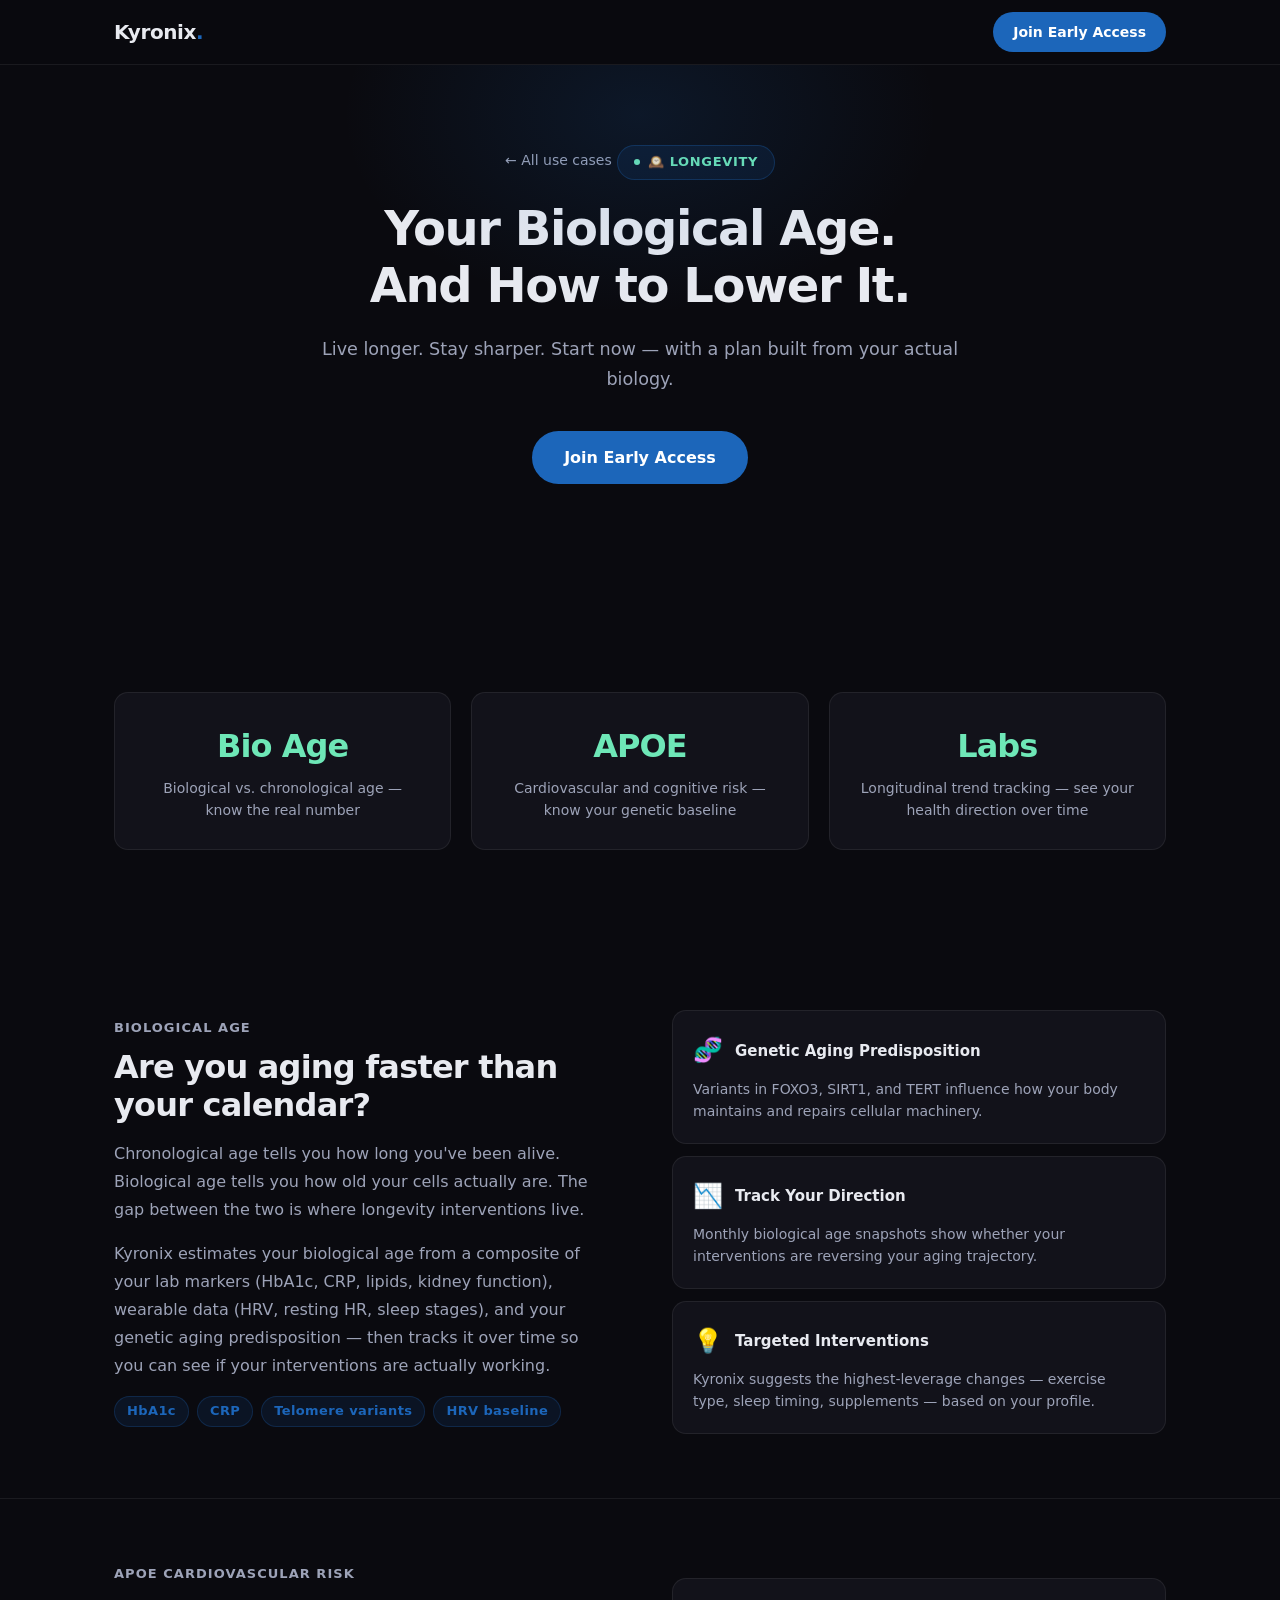
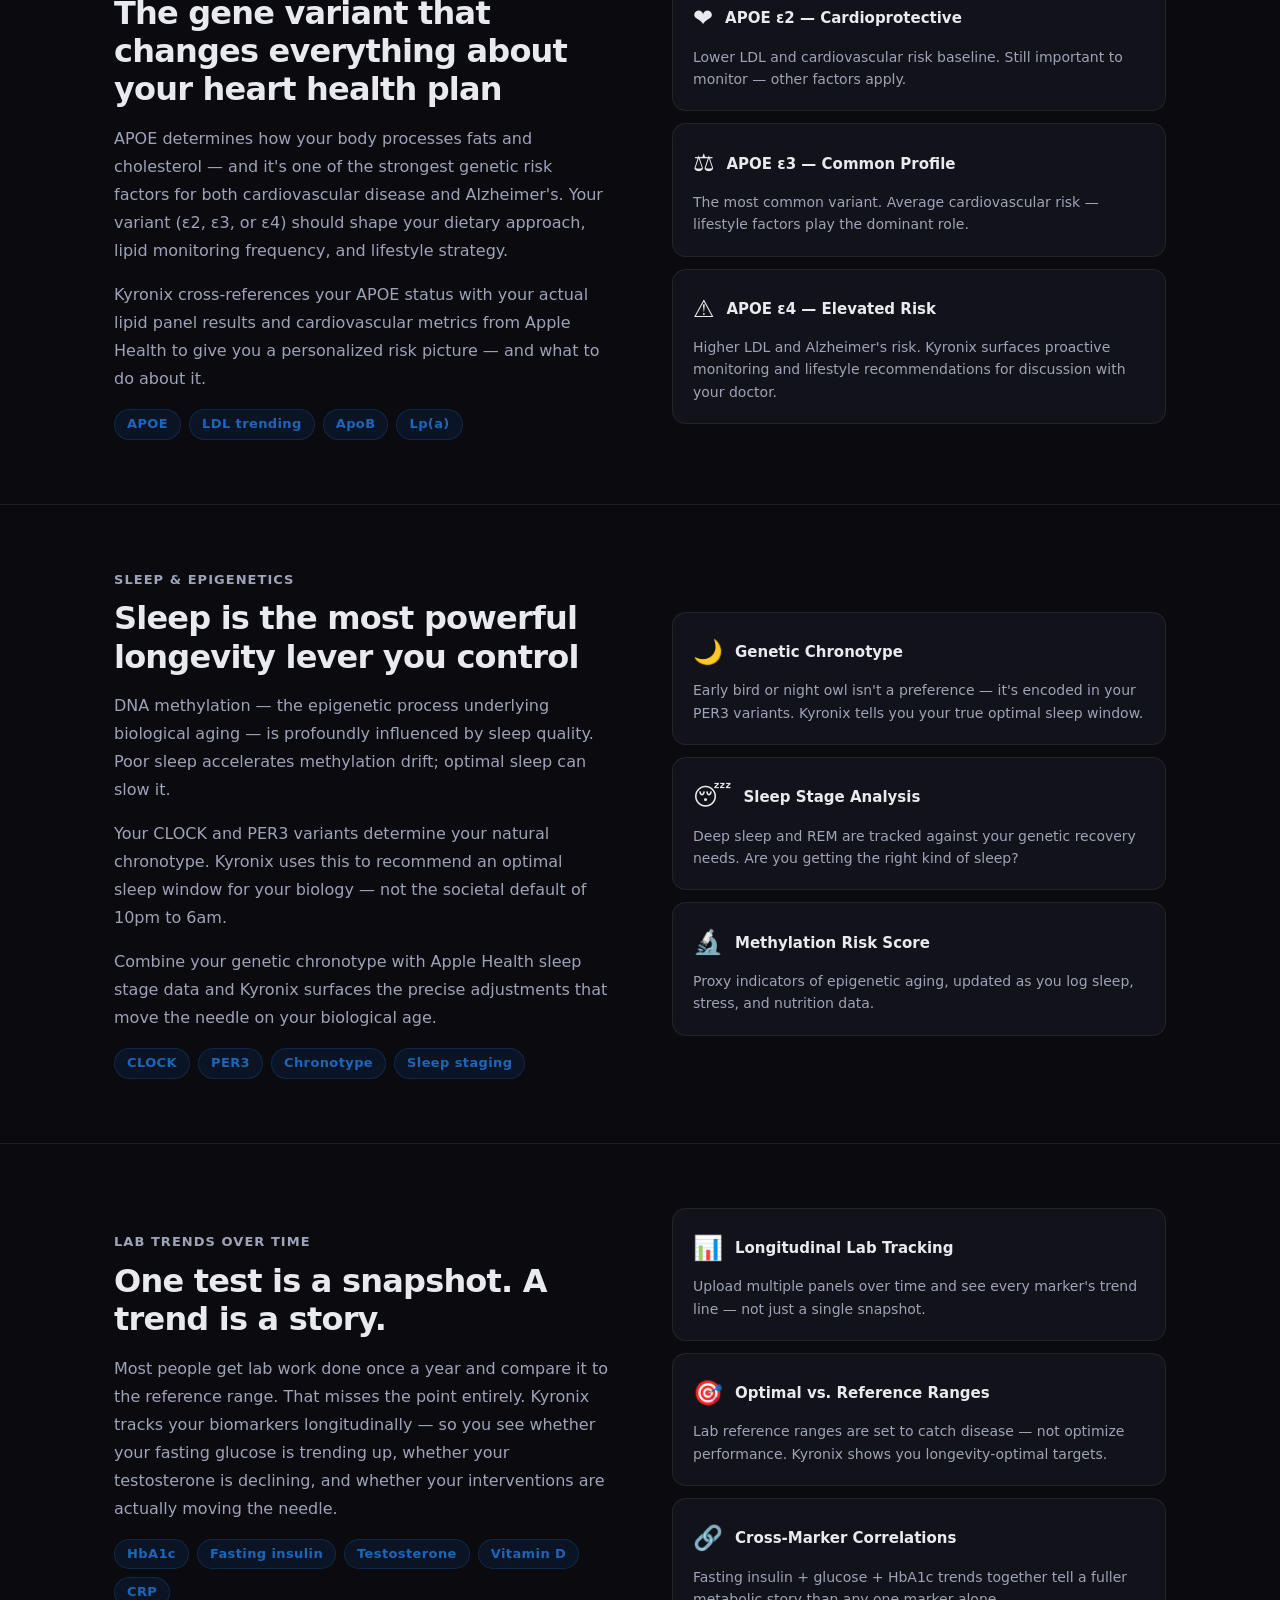
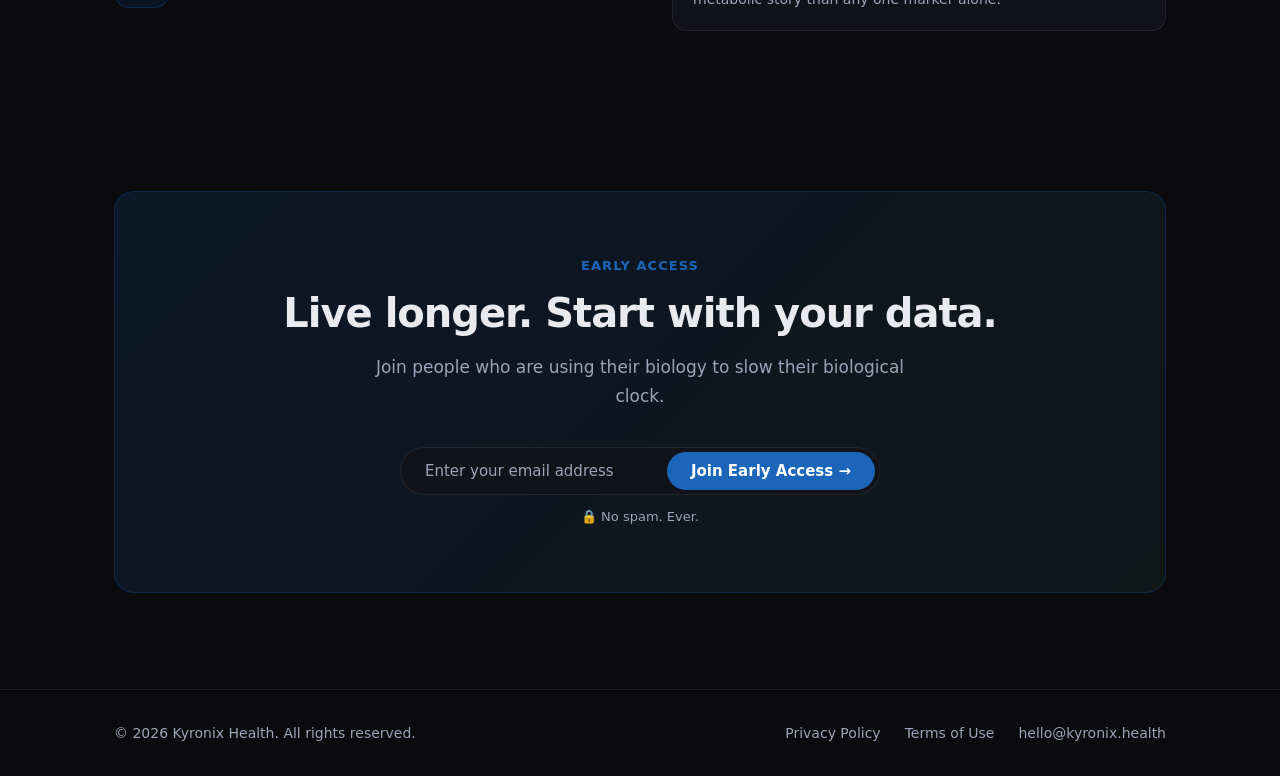
<file: longevity.html>
<!DOCTYPE html>
<html lang="en">
<head>
  <meta charset="UTF-8">
  <meta name="viewport" content="width=device-width, initial-scale=1.0">
  <title>Kyronix for Longevity — Your Biological Age. And How to Lower It.</title>
  <meta name="description" content="Biological age tracking, APOE cardiovascular risk, DNA methylation, lab trends, and intervention tracking — all in one personalized longevity profile.">
  <link rel="stylesheet" href="style.css">
  <link rel="icon" type="image/x-icon" href="favicon.ico">

  <!-- PostHog -->
  <script>
    !function(t,e){var o,n,p,r;e.__SV||(window.posthog=e,e._i=[],e.init=function(i,s,a){function g(t,e){var o=e.split(".");2==o.length&&(t=t[o[0]],e=o[1]);t[e]=function(){t.push([e].concat(Array.prototype.slice.call(arguments,0)))}}(p=t.createElement("script")).type="text/javascript",p.crossOrigin="anonymous",p.async=!0,p.src=s.api_host.replace(".i.posthog.com","-assets.i.posthog.com")+"/static/array.js",(r=t.getElementsByTagName("script")[0]).parentNode.insertBefore(p,r);var u=e;for(void 0!==a?u=e[a]=[]:a="posthog",u.people=u.people||[],u.toString=function(t){var e="posthog";return"posthog"!==a&&(e+=".");t||(e+=" (stub)"},u.people.toString=function(){return u.toString(1)+".people (stub)"},o="init capture register register_once register_for_session unregister unregister_for_session getFeatureFlag getFeatureFlagPayload isFeatureEnabled reloadFeatureFlags updateEarlyAccessFeatureEnrollment getEarlyAccessFeatures on onFeatureFlags onSessionId getSurveys getActiveMatchingSurveys renderSurvey canRenderSurvey identify setPersonProperties group resetGroups setPersonPropertiesForFlags resetPersonPropertiesForFlags setGroupPropertiesForFlags resetGroupPropertiesForFlags reset get_distinct_id getGroups get_session_id get_session_replay_url alias set_config startSessionRecording stopSessionRecording sessionRecordingStarted captureException loadToolbar get_property getSessionProperty createPersonProfile opt_in_capturing opt_out_capturing has_opted_in_capturing has_opted_out_capturing clear_opt_in_out_capturing debug".split(" "),n=0;n<o.length;n++)g(u,o[n]);e._i.push([i,s,a])},e.__SV=1)}(document,window.posthog||[]);
    posthog.init('phc_o5pKNn9kd7hJjovTQXBMKeAsvGpQuZqRCB42QGPzrq56', {api_host:'https://us.i.posthog.com',capture_pageview:true,capture_pageleave:true});
  </script>
  <!-- GA4 -->
  <script async src="https://www.googletagmanager.com/gtag/js?id=G-924P1YDTNJ"></script>
  <script>
    window.dataLayer=window.dataLayer||[];
    function gtag(){dataLayer.push(arguments);}
    gtag('js',new Date());
    gtag('config','G-924P1YDTNJ');
  </script>
</head>
<body>

  <nav class="nav">
    <div class="container nav-inner">
      <a href="/" class="nav-logo">Kyronix<span>.</span></a>
      <a href="/#waitlist-bottom" class="nav-cta">Join Early Access</a>
    </div>
  </nav>

  <section class="page-hero">
    <div class="container">
      <a href="/" class="back-link">← All use cases</a>
      <div class="hero-eyebrow">🕰️ Longevity</div>
      <h1>Your Biological Age.<br>And How to Lower It.</h1>
      <p class="hero-subhead">Live longer. Stay sharper. Start now — with a plan built from your actual biology.</p>
      <a href="/#waitlist-bottom" class="btn btn-primary">Join Early Access</a>
    </div>
  </section>

  <!-- STATS -->
  <section>
    <div class="container">
      <div class="stat-row">
        <div class="stat-card">
          <div class="stat-value">Bio Age</div>
          <div class="stat-label">Biological vs. chronological age — know the real number</div>
        </div>
        <div class="stat-card">
          <div class="stat-value">APOE</div>
          <div class="stat-label">Cardiovascular and cognitive risk — know your genetic baseline</div>
        </div>
        <div class="stat-card">
          <div class="stat-value">Labs</div>
          <div class="stat-label">Longitudinal trend tracking — see your health direction over time</div>
        </div>
      </div>
    </div>
  </section>

  <!-- BIOLOGICAL AGE -->
  <section class="content-section">
    <div class="container">
      <div class="content-grid">
        <div class="content-text">
          <p class="section-label">Biological Age</p>
          <h2 class="section-title">Are you aging faster than your calendar?</h2>
          <p>Chronological age tells you how long you've been alive. Biological age tells you how old your cells actually are. The gap between the two is where longevity interventions live.</p>
          <p>Kyronix estimates your biological age from a composite of your lab markers (HbA1c, CRP, lipids, kidney function), wearable data (HRV, resting HR, sleep stages), and your genetic aging predisposition — then tracks it over time so you can see if your interventions are actually working.</p>
          <div class="gene-tags">
            <span class="gene-tag">HbA1c</span>
            <span class="gene-tag">CRP</span>
            <span class="gene-tag">Telomere variants</span>
            <span class="gene-tag">HRV baseline</span>
          </div>
        </div>
        <div class="info-cards">
          <div class="info-card">
            <div class="info-card-header">
              <span class="info-card-icon">🧬</span>
              <h4>Genetic Aging Predisposition</h4>
            </div>
            <p>Variants in FOXO3, SIRT1, and TERT influence how your body maintains and repairs cellular machinery.</p>
          </div>
          <div class="info-card">
            <div class="info-card-header">
              <span class="info-card-icon">📉</span>
              <h4>Track Your Direction</h4>
            </div>
            <p>Monthly biological age snapshots show whether your interventions are reversing your aging trajectory.</p>
          </div>
          <div class="info-card">
            <div class="info-card-header">
              <span class="info-card-icon">💡</span>
              <h4>Targeted Interventions</h4>
            </div>
            <p>Kyronix suggests the highest-leverage changes — exercise type, sleep timing, supplements — based on your profile.</p>
          </div>
        </div>
      </div>
    </div>
  </section>

  <!-- APOE -->
  <section class="content-section">
    <div class="container">
      <div class="content-grid reverse">
        <div class="info-cards">
          <div class="info-card">
            <div class="info-card-header">
              <span class="info-card-icon">❤️</span>
              <h4>APOE ε2 — Cardioprotective</h4>
            </div>
            <p>Lower LDL and cardiovascular risk baseline. Still important to monitor — other factors apply.</p>
          </div>
          <div class="info-card">
            <div class="info-card-header">
              <span class="info-card-icon">⚖️</span>
              <h4>APOE ε3 — Common Profile</h4>
            </div>
            <p>The most common variant. Average cardiovascular risk — lifestyle factors play the dominant role.</p>
          </div>
          <div class="info-card">
            <div class="info-card-header">
              <span class="info-card-icon">⚠️</span>
              <h4>APOE ε4 — Elevated Risk</h4>
            </div>
            <p>Higher LDL and Alzheimer's risk. Kyronix surfaces proactive monitoring and lifestyle recommendations for discussion with your doctor.</p>
          </div>
        </div>
        <div class="content-text">
          <p class="section-label">APOE Cardiovascular Risk</p>
          <h2 class="section-title">The gene variant that changes everything about your heart health plan</h2>
          <p>APOE determines how your body processes fats and cholesterol — and it's one of the strongest genetic risk factors for both cardiovascular disease and Alzheimer's. Your variant (ε2, ε3, or ε4) should shape your dietary approach, lipid monitoring frequency, and lifestyle strategy.</p>
          <p>Kyronix cross-references your APOE status with your actual lipid panel results and cardiovascular metrics from Apple Health to give you a personalized risk picture — and what to do about it.</p>
          <div class="gene-tags">
            <span class="gene-tag">APOE</span>
            <span class="gene-tag">LDL trending</span>
            <span class="gene-tag">ApoB</span>
            <span class="gene-tag">Lp(a)</span>
          </div>
        </div>
      </div>
    </div>
  </section>

  <!-- DNA METHYLATION + SLEEP -->
  <section class="content-section">
    <div class="container">
      <div class="content-grid">
        <div class="content-text">
          <p class="section-label">Sleep &amp; Epigenetics</p>
          <h2 class="section-title">Sleep is the most powerful longevity lever you control</h2>
          <p>DNA methylation — the epigenetic process underlying biological aging — is profoundly influenced by sleep quality. Poor sleep accelerates methylation drift; optimal sleep can slow it.</p>
          <p>Your CLOCK and PER3 variants determine your natural chronotype. Kyronix uses this to recommend an optimal sleep window for your biology — not the societal default of 10pm to 6am.</p>
          <p>Combine your genetic chronotype with Apple Health sleep stage data and Kyronix surfaces the precise adjustments that move the needle on your biological age.</p>
          <div class="gene-tags">
            <span class="gene-tag">CLOCK</span>
            <span class="gene-tag">PER3</span>
            <span class="gene-tag">Chronotype</span>
            <span class="gene-tag">Sleep staging</span>
          </div>
        </div>
        <div class="info-cards">
          <div class="info-card">
            <div class="info-card-header">
              <span class="info-card-icon">🌙</span>
              <h4>Genetic Chronotype</h4>
            </div>
            <p>Early bird or night owl isn't a preference — it's encoded in your PER3 variants. Kyronix tells you your true optimal sleep window.</p>
          </div>
          <div class="info-card">
            <div class="info-card-header">
              <span class="info-card-icon">😴</span>
              <h4>Sleep Stage Analysis</h4>
            </div>
            <p>Deep sleep and REM are tracked against your genetic recovery needs. Are you getting the right kind of sleep?</p>
          </div>
          <div class="info-card">
            <div class="info-card-header">
              <span class="info-card-icon">🔬</span>
              <h4>Methylation Risk Score</h4>
            </div>
            <p>Proxy indicators of epigenetic aging, updated as you log sleep, stress, and nutrition data.</p>
          </div>
        </div>
      </div>
    </div>
  </section>

  <!-- LAB TRENDS -->
  <section class="content-section">
    <div class="container">
      <div class="content-grid reverse">
        <div class="info-cards">
          <div class="info-card">
            <div class="info-card-header">
              <span class="info-card-icon">📊</span>
              <h4>Longitudinal Lab Tracking</h4>
            </div>
            <p>Upload multiple panels over time and see every marker's trend line — not just a single snapshot.</p>
          </div>
          <div class="info-card">
            <div class="info-card-header">
              <span class="info-card-icon">🎯</span>
              <h4>Optimal vs. Reference Ranges</h4>
            </div>
            <p>Lab reference ranges are set to catch disease — not optimize performance. Kyronix shows you longevity-optimal targets.</p>
          </div>
          <div class="info-card">
            <div class="info-card-header">
              <span class="info-card-icon">🔗</span>
              <h4>Cross-Marker Correlations</h4>
            </div>
            <p>Fasting insulin + glucose + HbA1c trends together tell a fuller metabolic story than any one marker alone.</p>
          </div>
        </div>
        <div class="content-text">
          <p class="section-label">Lab Trends Over Time</p>
          <h2 class="section-title">One test is a snapshot. A trend is a story.</h2>
          <p>Most people get lab work done once a year and compare it to the reference range. That misses the point entirely. Kyronix tracks your biomarkers longitudinally — so you see whether your fasting glucose is trending up, whether your testosterone is declining, and whether your interventions are actually moving the needle.</p>
          <div class="gene-tags">
            <span class="gene-tag">HbA1c</span>
            <span class="gene-tag">Fasting insulin</span>
            <span class="gene-tag">Testosterone</span>
            <span class="gene-tag">Vitamin D</span>
            <span class="gene-tag">CRP</span>
          </div>
        </div>
      </div>
    </div>
  </section>

  <!-- CTA -->
  <section class="cta-section">
    <div class="container">
      <div class="cta-box">
        <p class="section-label">Early Access</p>
        <h2 class="section-title">Live longer. Start with your data.</h2>
        <p class="section-subtitle">Join people who are using their biology to slow their biological clock.</p>
        <div class="waitlist-wrap">
          <form class="waitlist-form" action="https://formspree.io/f/xgonegew" method="POST">
            <input type="email" name="email" placeholder="Enter your email address" required>
            <button type="submit">Join Early Access →</button>
          </form>
          <span class="no-spam">🔒 No spam. Ever.</span>
        </div>
      </div>
    </div>
  </section>

  <footer class="footer">
    <div class="container footer-inner">
      <span class="footer-copy">© <span id="year"></span> Kyronix Health. All rights reserved.</span>
      <nav class="footer-links">
        <a href="/privacy.html">Privacy Policy</a>
        <a href="/terms.html">Terms of Use</a>
        <a href="mailto:hello@kyronix.health">hello@kyronix.health</a>
      </nav>
    </div>
  </footer>

  <script>
    const waitlistForm = document.querySelector('.waitlist-form');
    if (waitlistForm) {
      let submitting = false;
      waitlistForm.addEventListener('submit', function(e) {
        if (submitting) return;
        e.preventDefault();
        submitting = true;
        window.dataLayer = window.dataLayer || [];
        window.dataLayer.push({event:'waitlist_submitted'});
        if (typeof window.gtag === 'function') window.gtag('event','waitlist_submitted',{event_category:'engagement',event_label:'waitlist_form',transport_type:'beacon'});
        if (window.posthog && typeof window.posthog.capture === 'function') window.posthog.capture('waitlist_submitted',{event_category:'engagement',event_label:'waitlist_form'});
        setTimeout(() => { HTMLFormElement.prototype.submit.call(waitlistForm); }, 500);
      });
    }
    const yearEl = document.getElementById('year');
    if (yearEl) yearEl.textContent = new Date().getFullYear();
  </script>
</body>
</html>
</file>
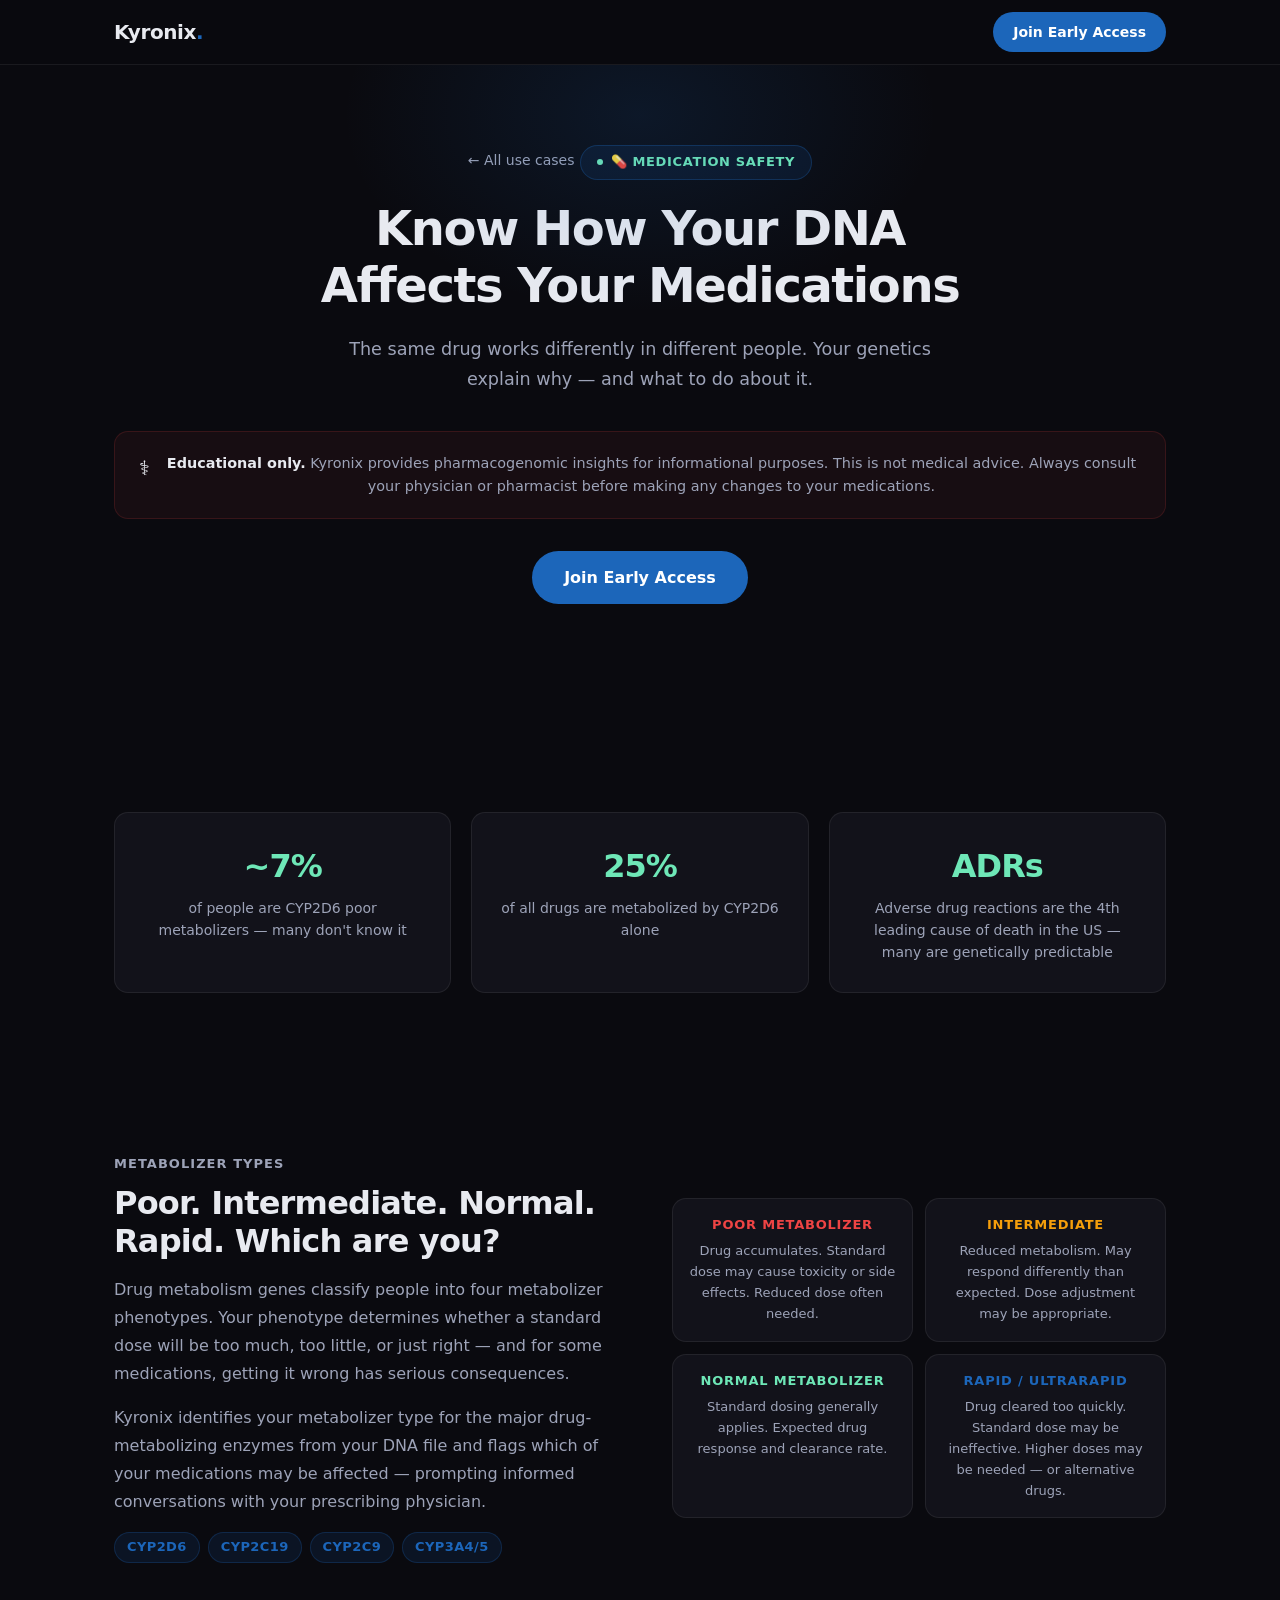
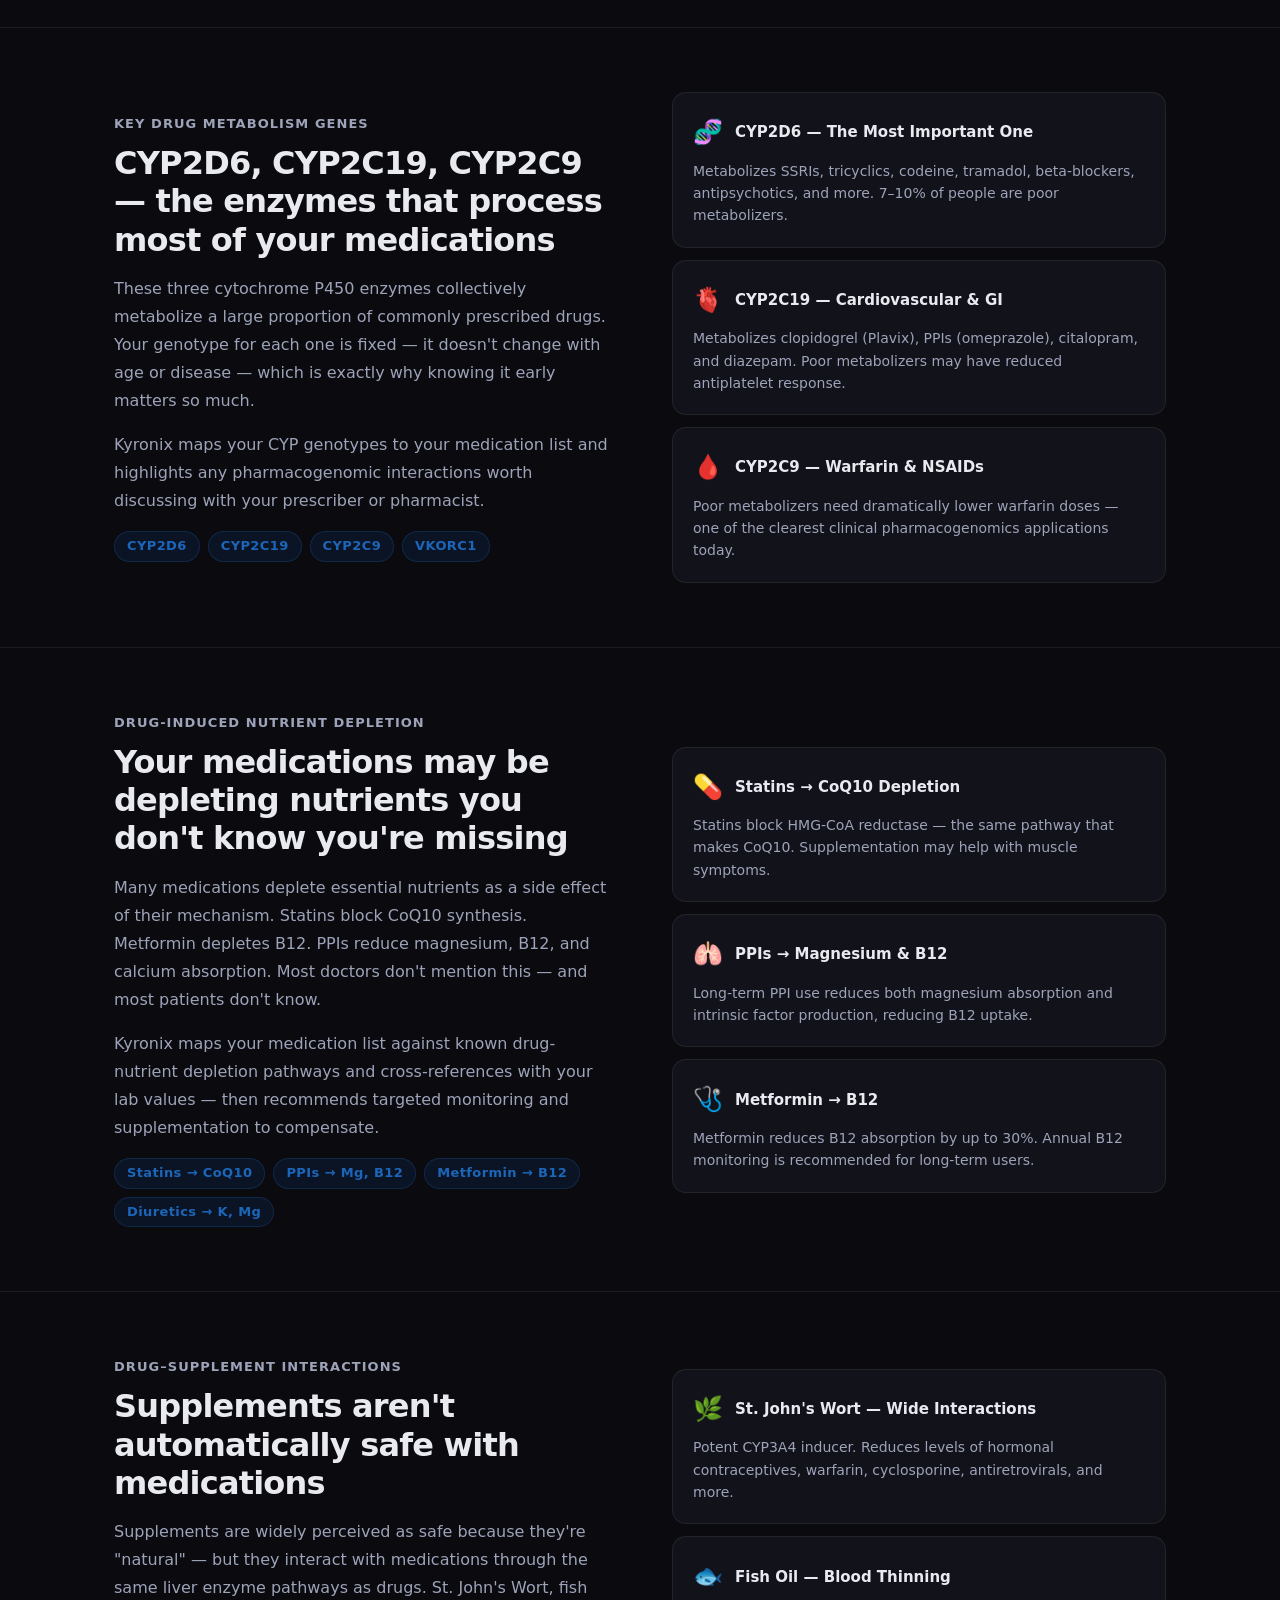
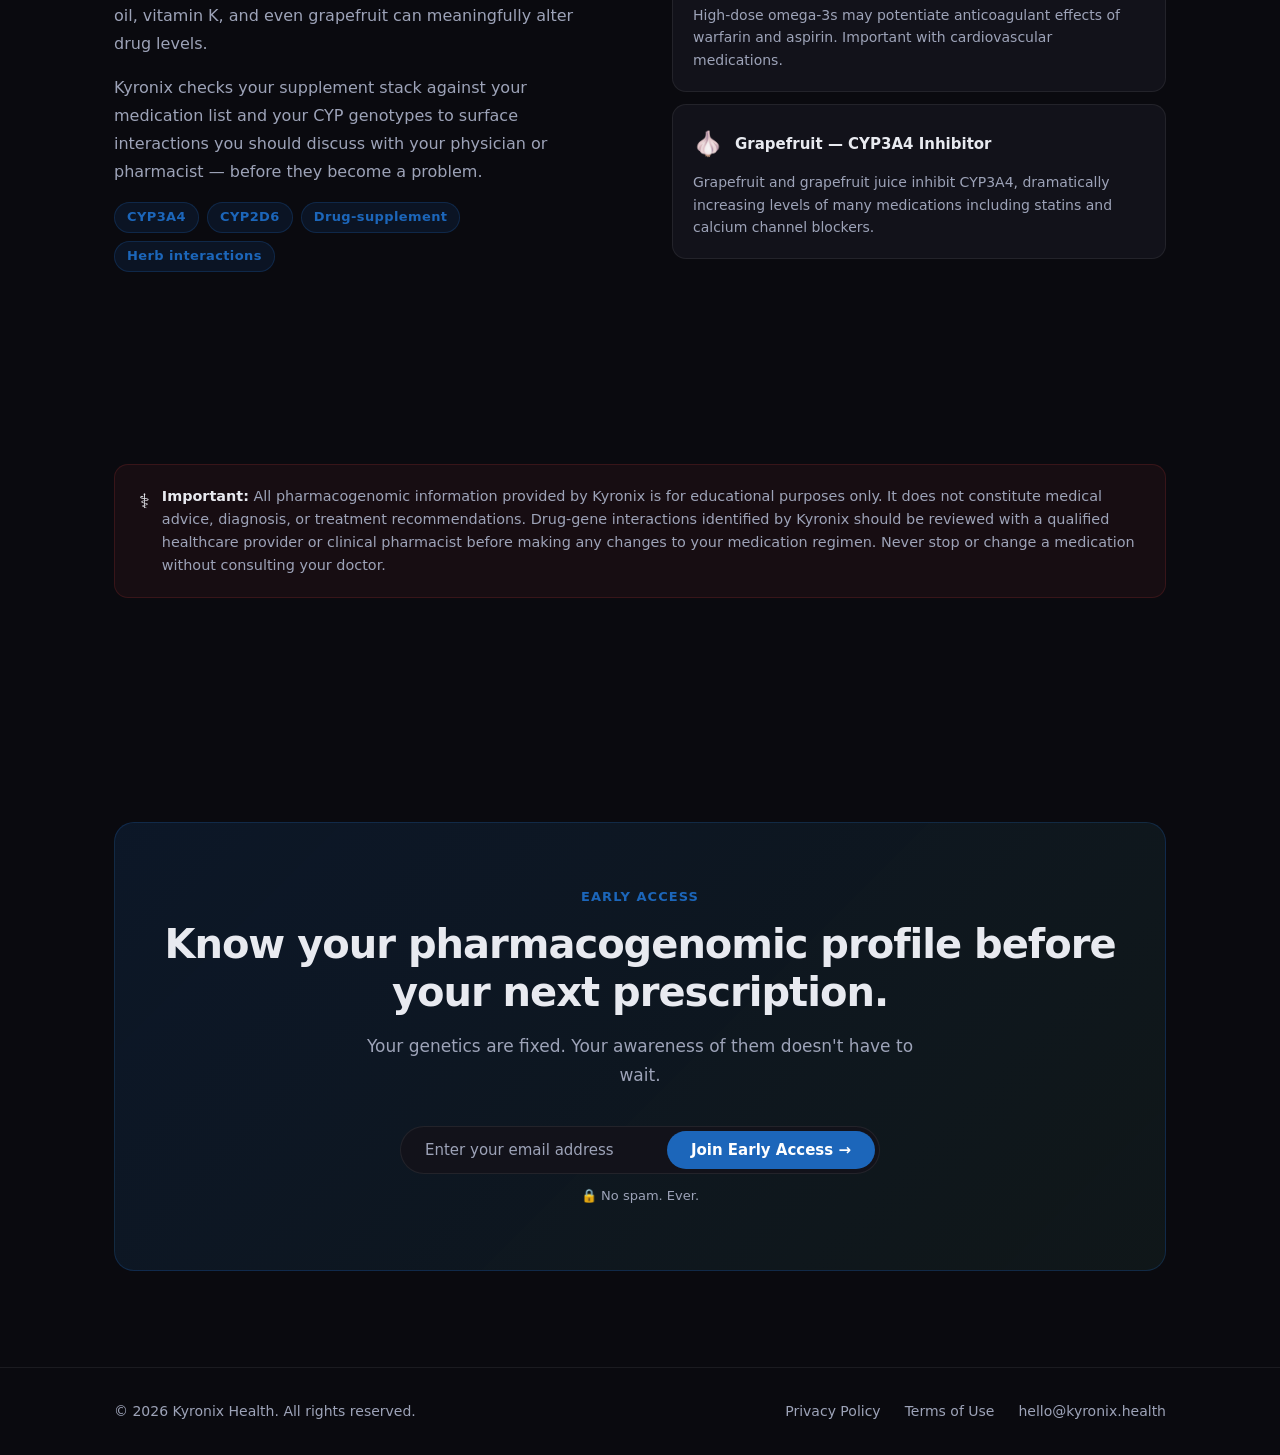
<file: medication-safety.html>
<!DOCTYPE html>
<html lang="en">
<head>
  <meta charset="UTF-8">
  <meta name="viewport" content="width=device-width, initial-scale=1.0">
  <title>Kyronix Medication Safety — Know How Your DNA Affects Your Medications</title>
  <meta name="description" content="Metabolizer types, CYP2D6/CYP2C19/CYP2C9, nutrient depletion, and drug-supplement interactions — personalized medication safety from your genetics.">
  <link rel="stylesheet" href="style.css">
  <link rel="icon" type="image/x-icon" href="favicon.ico">

  <!-- PostHog -->
  <script>
    !function(t,e){var o,n,p,r;e.__SV||(window.posthog=e,e._i=[],e.init=function(i,s,a){function g(t,e){var o=e.split(".");2==o.length&&(t=t[o[0]],e=o[1]);t[e]=function(){t.push([e].concat(Array.prototype.slice.call(arguments,0)))}}(p=t.createElement("script")).type="text/javascript",p.crossOrigin="anonymous",p.async=!0,p.src=s.api_host.replace(".i.posthog.com","-assets.i.posthog.com")+"/static/array.js",(r=t.getElementsByTagName("script")[0]).parentNode.insertBefore(p,r);var u=e;for(void 0!==a?u=e[a]=[]:a="posthog",u.people=u.people||[],u.toString=function(t){var e="posthog";return"posthog"!==a&&(e+=".");t||(e+=" (stub)"},u.people.toString=function(){return u.toString(1)+".people (stub)"},o="init capture register register_once register_for_session unregister unregister_for_session getFeatureFlag getFeatureFlagPayload isFeatureEnabled reloadFeatureFlags updateEarlyAccessFeatureEnrollment getEarlyAccessFeatures on onFeatureFlags onSessionId getSurveys getActiveMatchingSurveys renderSurvey canRenderSurvey identify setPersonProperties group resetGroups setPersonPropertiesForFlags resetPersonPropertiesForFlags setGroupPropertiesForFlags resetGroupPropertiesForFlags reset get_distinct_id getGroups get_session_id get_session_replay_url alias set_config startSessionRecording stopSessionRecording sessionRecordingStarted captureException loadToolbar get_property getSessionProperty createPersonProfile opt_in_capturing opt_out_capturing has_opted_in_capturing has_opted_out_capturing clear_opt_in_out_capturing debug".split(" "),n=0;n<o.length;n++)g(u,o[n]);e._i.push([i,s,a])},e.__SV=1)}(document,window.posthog||[]);
    posthog.init('phc_o5pKNn9kd7hJjovTQXBMKeAsvGpQuZqRCB42QGPzrq56', {api_host:'https://us.i.posthog.com',capture_pageview:true,capture_pageleave:true});
  </script>
  <!-- GA4 -->
  <script async src="https://www.googletagmanager.com/gtag/js?id=G-924P1YDTNJ"></script>
  <script>
    window.dataLayer=window.dataLayer||[];
    function gtag(){dataLayer.push(arguments);}
    gtag('js',new Date());
    gtag('config','G-924P1YDTNJ');
  </script>
</head>
<body>

  <nav class="nav">
    <div class="container nav-inner">
      <a href="/" class="nav-logo">Kyronix<span>.</span></a>
      <a href="/#waitlist-bottom" class="nav-cta">Join Early Access</a>
    </div>
  </nav>

  <section class="page-hero">
    <div class="container">
      <a href="/" class="back-link">← All use cases</a>
      <div class="hero-eyebrow">💊 Medication Safety</div>
      <h1>Know How Your DNA<br>Affects Your Medications</h1>
      <p class="hero-subhead">The same drug works differently in different people. Your genetics explain why — and what to do about it.</p>

      <div class="disclaimer">
        <span class="disclaimer-icon">⚕️</span>
        <p><strong>Educational only.</strong> Kyronix provides pharmacogenomic insights for informational purposes. This is not medical advice. Always consult your physician or pharmacist before making any changes to your medications.</p>
      </div>

      <a href="/#waitlist-bottom" class="btn btn-primary">Join Early Access</a>
    </div>
  </section>

  <!-- STATS -->
  <section>
    <div class="container">
      <div class="stat-row">
        <div class="stat-card">
          <div class="stat-value">~7%</div>
          <div class="stat-label">of people are CYP2D6 poor metabolizers — many don't know it</div>
        </div>
        <div class="stat-card">
          <div class="stat-value">25%</div>
          <div class="stat-label">of all drugs are metabolized by CYP2D6 alone</div>
        </div>
        <div class="stat-card">
          <div class="stat-value">ADRs</div>
          <div class="stat-label">Adverse drug reactions are the 4th leading cause of death in the US — many are genetically predictable</div>
        </div>
      </div>
    </div>
  </section>

  <!-- METABOLIZER TYPES -->
  <section class="content-section">
    <div class="container">
      <div class="content-grid">
        <div class="content-text">
          <p class="section-label">Metabolizer Types</p>
          <h2 class="section-title">Poor. Intermediate. Normal. Rapid. Which are you?</h2>
          <p>Drug metabolism genes classify people into four metabolizer phenotypes. Your phenotype determines whether a standard dose will be too much, too little, or just right — and for some medications, getting it wrong has serious consequences.</p>
          <p>Kyronix identifies your metabolizer type for the major drug-metabolizing enzymes from your DNA file and flags which of your medications may be affected — prompting informed conversations with your prescribing physician.</p>
          <div class="gene-tags">
            <span class="gene-tag">CYP2D6</span>
            <span class="gene-tag">CYP2C19</span>
            <span class="gene-tag">CYP2C9</span>
            <span class="gene-tag">CYP3A4/5</span>
          </div>
        </div>
        <div class="metabolizer-grid">
          <div class="metabolizer-card">
            <div class="type type-poor">Poor Metabolizer</div>
            <div class="desc">Drug accumulates. Standard dose may cause toxicity or side effects. Reduced dose often needed.</div>
          </div>
          <div class="metabolizer-card">
            <div class="type type-intermediate">Intermediate</div>
            <div class="desc">Reduced metabolism. May respond differently than expected. Dose adjustment may be appropriate.</div>
          </div>
          <div class="metabolizer-card">
            <div class="type type-normal">Normal Metabolizer</div>
            <div class="desc">Standard dosing generally applies. Expected drug response and clearance rate.</div>
          </div>
          <div class="metabolizer-card">
            <div class="type type-rapid">Rapid / Ultrarapid</div>
            <div class="desc">Drug cleared too quickly. Standard dose may be ineffective. Higher doses may be needed — or alternative drugs.</div>
          </div>
        </div>
      </div>
    </div>
  </section>

  <!-- CYP GENES -->
  <section class="content-section">
    <div class="container">
      <div class="content-grid reverse">
        <div class="info-cards">
          <div class="info-card">
            <div class="info-card-header">
              <span class="info-card-icon">🧬</span>
              <h4>CYP2D6 — The Most Important One</h4>
            </div>
            <p>Metabolizes SSRIs, tricyclics, codeine, tramadol, beta-blockers, antipsychotics, and more. 7–10% of people are poor metabolizers.</p>
          </div>
          <div class="info-card">
            <div class="info-card-header">
              <span class="info-card-icon">🫀</span>
              <h4>CYP2C19 — Cardiovascular &amp; GI</h4>
            </div>
            <p>Metabolizes clopidogrel (Plavix), PPIs (omeprazole), citalopram, and diazepam. Poor metabolizers may have reduced antiplatelet response.</p>
          </div>
          <div class="info-card">
            <div class="info-card-header">
              <span class="info-card-icon">🩸</span>
              <h4>CYP2C9 — Warfarin &amp; NSAIDs</h4>
            </div>
            <p>Poor metabolizers need dramatically lower warfarin doses — one of the clearest clinical pharmacogenomics applications today.</p>
          </div>
        </div>
        <div class="content-text">
          <p class="section-label">Key Drug Metabolism Genes</p>
          <h2 class="section-title">CYP2D6, CYP2C19, CYP2C9 — the enzymes that process most of your medications</h2>
          <p>These three cytochrome P450 enzymes collectively metabolize a large proportion of commonly prescribed drugs. Your genotype for each one is fixed — it doesn't change with age or disease — which is exactly why knowing it early matters so much.</p>
          <p>Kyronix maps your CYP genotypes to your medication list and highlights any pharmacogenomic interactions worth discussing with your prescriber or pharmacist.</p>
          <div class="gene-tags">
            <span class="gene-tag">CYP2D6</span>
            <span class="gene-tag">CYP2C19</span>
            <span class="gene-tag">CYP2C9</span>
            <span class="gene-tag">VKORC1</span>
          </div>
        </div>
      </div>
    </div>
  </section>

  <!-- NUTRIENT DEPLETION -->
  <section class="content-section">
    <div class="container">
      <div class="content-grid">
        <div class="content-text">
          <p class="section-label">Drug-Induced Nutrient Depletion</p>
          <h2 class="section-title">Your medications may be depleting nutrients you don't know you're missing</h2>
          <p>Many medications deplete essential nutrients as a side effect of their mechanism. Statins block CoQ10 synthesis. Metformin depletes B12. PPIs reduce magnesium, B12, and calcium absorption. Most doctors don't mention this — and most patients don't know.</p>
          <p>Kyronix maps your medication list against known drug-nutrient depletion pathways and cross-references with your lab values — then recommends targeted monitoring and supplementation to compensate.</p>
          <div class="gene-tags">
            <span class="gene-tag">Statins → CoQ10</span>
            <span class="gene-tag">PPIs → Mg, B12</span>
            <span class="gene-tag">Metformin → B12</span>
            <span class="gene-tag">Diuretics → K, Mg</span>
          </div>
        </div>
        <div class="info-cards">
          <div class="info-card">
            <div class="info-card-header">
              <span class="info-card-icon">💊</span>
              <h4>Statins → CoQ10 Depletion</h4>
            </div>
            <p>Statins block HMG-CoA reductase — the same pathway that makes CoQ10. Supplementation may help with muscle symptoms.</p>
          </div>
          <div class="info-card">
            <div class="info-card-header">
              <span class="info-card-icon">🫁</span>
              <h4>PPIs → Magnesium &amp; B12</h4>
            </div>
            <p>Long-term PPI use reduces both magnesium absorption and intrinsic factor production, reducing B12 uptake.</p>
          </div>
          <div class="info-card">
            <div class="info-card-header">
              <span class="info-card-icon">🩺</span>
              <h4>Metformin → B12</h4>
            </div>
            <p>Metformin reduces B12 absorption by up to 30%. Annual B12 monitoring is recommended for long-term users.</p>
          </div>
        </div>
      </div>
    </div>
  </section>

  <!-- DRUG-SUPPLEMENT INTERACTIONS -->
  <section class="content-section">
    <div class="container">
      <div class="content-grid reverse">
        <div class="info-cards">
          <div class="info-card">
            <div class="info-card-header">
              <span class="info-card-icon">🌿</span>
              <h4>St. John's Wort — Wide Interactions</h4>
            </div>
            <p>Potent CYP3A4 inducer. Reduces levels of hormonal contraceptives, warfarin, cyclosporine, antiretrovirals, and more.</p>
          </div>
          <div class="info-card">
            <div class="info-card-header">
              <span class="info-card-icon">🐟</span>
              <h4>Fish Oil — Blood Thinning</h4>
            </div>
            <p>High-dose omega-3s may potentiate anticoagulant effects of warfarin and aspirin. Important with cardiovascular medications.</p>
          </div>
          <div class="info-card">
            <div class="info-card-header">
              <span class="info-card-icon">🧄</span>
              <h4>Grapefruit — CYP3A4 Inhibitor</h4>
            </div>
            <p>Grapefruit and grapefruit juice inhibit CYP3A4, dramatically increasing levels of many medications including statins and calcium channel blockers.</p>
          </div>
        </div>
        <div class="content-text">
          <p class="section-label">Drug–Supplement Interactions</p>
          <h2 class="section-title">Supplements aren't automatically safe with medications</h2>
          <p>Supplements are widely perceived as safe because they're "natural" — but they interact with medications through the same liver enzyme pathways as drugs. St. John's Wort, fish oil, vitamin K, and even grapefruit can meaningfully alter drug levels.</p>
          <p>Kyronix checks your supplement stack against your medication list and your CYP genotypes to surface interactions you should discuss with your physician or pharmacist — before they become a problem.</p>
          <div class="gene-tags">
            <span class="gene-tag">CYP3A4</span>
            <span class="gene-tag">CYP2D6</span>
            <span class="gene-tag">Drug-supplement</span>
            <span class="gene-tag">Herb interactions</span>
          </div>
        </div>
      </div>
    </div>
  </section>

  <!-- DISCLAIMER -->
  <section>
    <div class="container">
      <div class="disclaimer">
        <span class="disclaimer-icon">⚕️</span>
        <p><strong>Important:</strong> All pharmacogenomic information provided by Kyronix is for educational purposes only. It does not constitute medical advice, diagnosis, or treatment recommendations. Drug-gene interactions identified by Kyronix should be reviewed with a qualified healthcare provider or clinical pharmacist before making any changes to your medication regimen. Never stop or change a medication without consulting your doctor.</p>
      </div>
    </div>
  </section>

  <!-- CTA -->
  <section class="cta-section">
    <div class="container">
      <div class="cta-box">
        <p class="section-label">Early Access</p>
        <h2 class="section-title">Know your pharmacogenomic profile before your next prescription.</h2>
        <p class="section-subtitle">Your genetics are fixed. Your awareness of them doesn't have to wait.</p>
        <div class="waitlist-wrap">
          <form class="waitlist-form" action="https://formspree.io/f/xgonegew" method="POST">
            <input type="email" name="email" placeholder="Enter your email address" required>
            <button type="submit">Join Early Access →</button>
          </form>
          <span class="no-spam">🔒 No spam. Ever.</span>
        </div>
      </div>
    </div>
  </section>

  <footer class="footer">
    <div class="container footer-inner">
      <span class="footer-copy">© <span id="year"></span> Kyronix Health. All rights reserved.</span>
      <nav class="footer-links">
        <a href="/privacy.html">Privacy Policy</a>
        <a href="/terms.html">Terms of Use</a>
        <a href="mailto:hello@kyronix.health">hello@kyronix.health</a>
      </nav>
    </div>
  </footer>

  <script>
    const waitlistForm = document.querySelector('.waitlist-form');
    if (waitlistForm) {
      let submitting = false;
      waitlistForm.addEventListener('submit', function(e) {
        if (submitting) return;
        e.preventDefault();
        submitting = true;
        window.dataLayer = window.dataLayer || [];
        window.dataLayer.push({event:'waitlist_submitted'});
        if (typeof window.gtag === 'function') window.gtag('event','waitlist_submitted',{event_category:'engagement',event_label:'waitlist_form',transport_type:'beacon'});
        if (window.posthog && typeof window.posthog.capture === 'function') window.posthog.capture('waitlist_submitted',{event_category:'engagement',event_label:'waitlist_form'});
        setTimeout(() => { HTMLFormElement.prototype.submit.call(waitlistForm); }, 500);
      });
    }
    const yearEl = document.getElementById('year');
    if (yearEl) yearEl.textContent = new Date().getFullYear();
  </script>
</body>
</html>
</file>
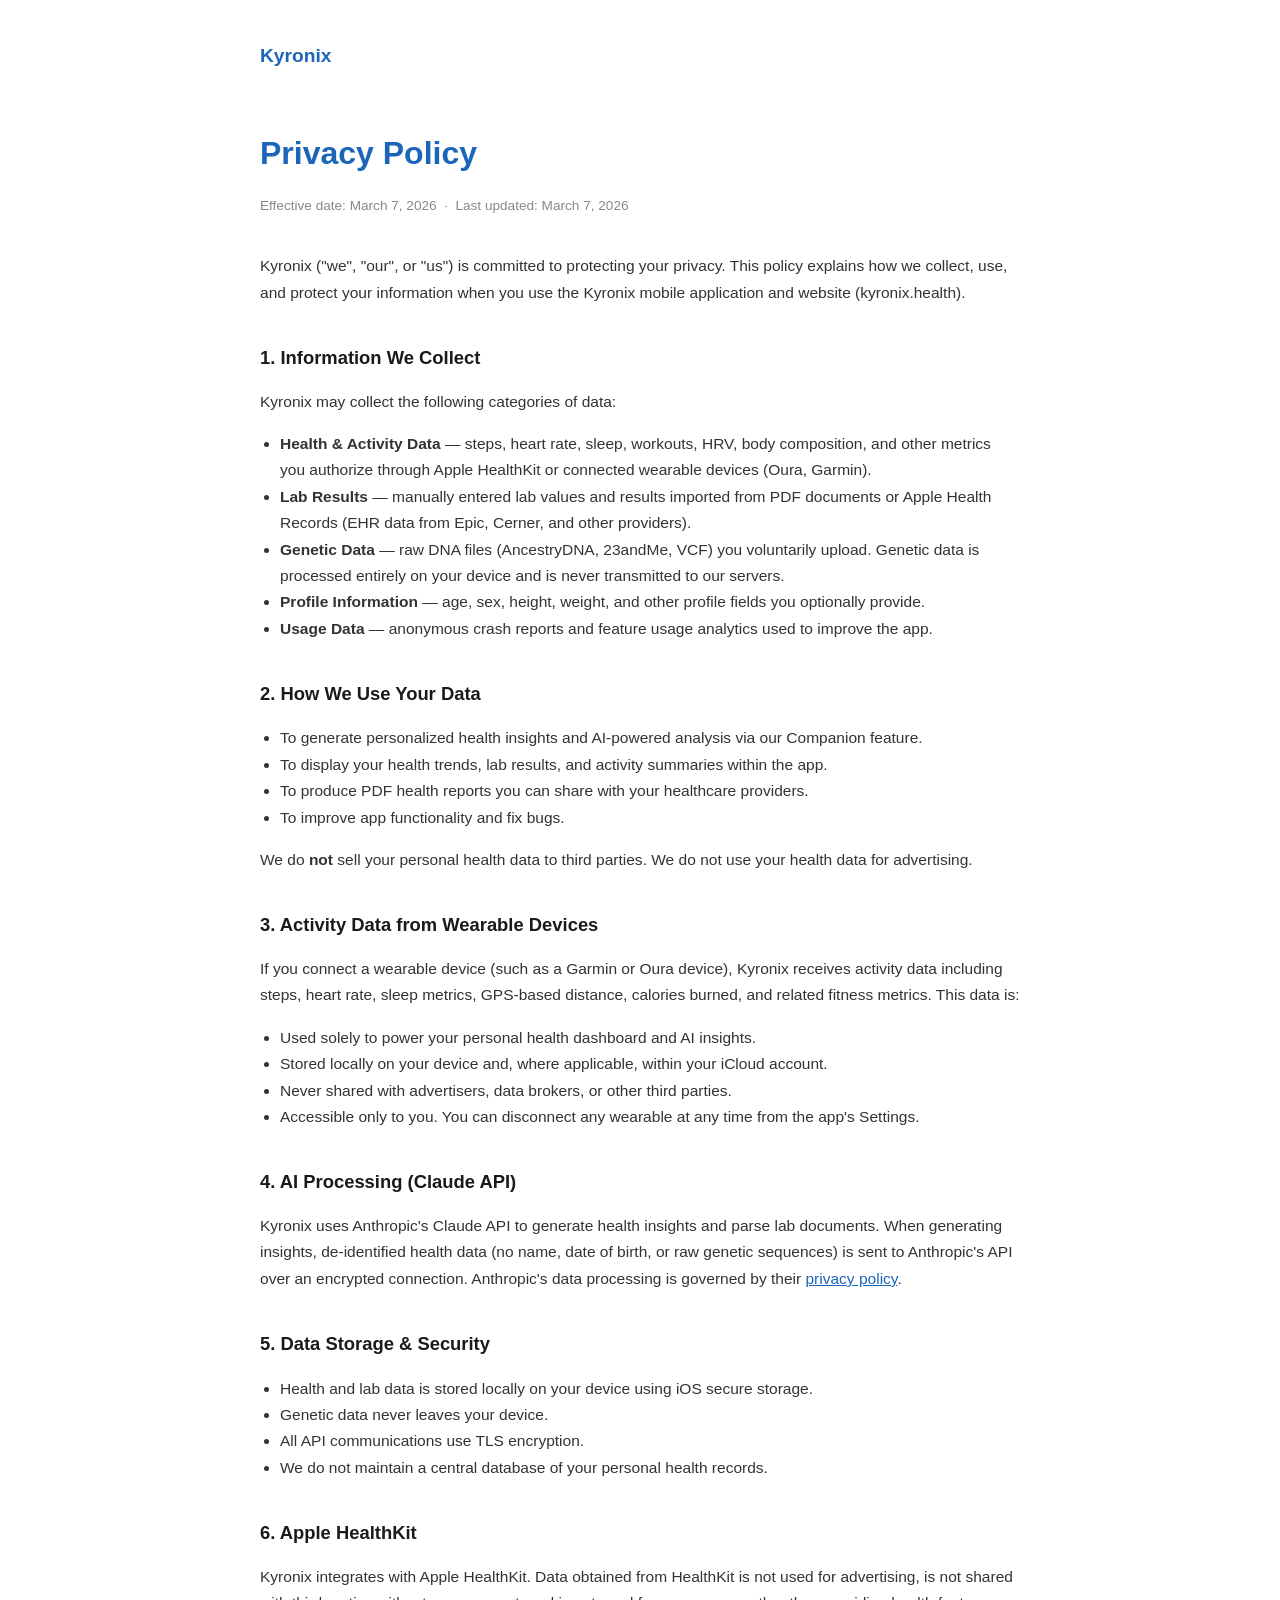
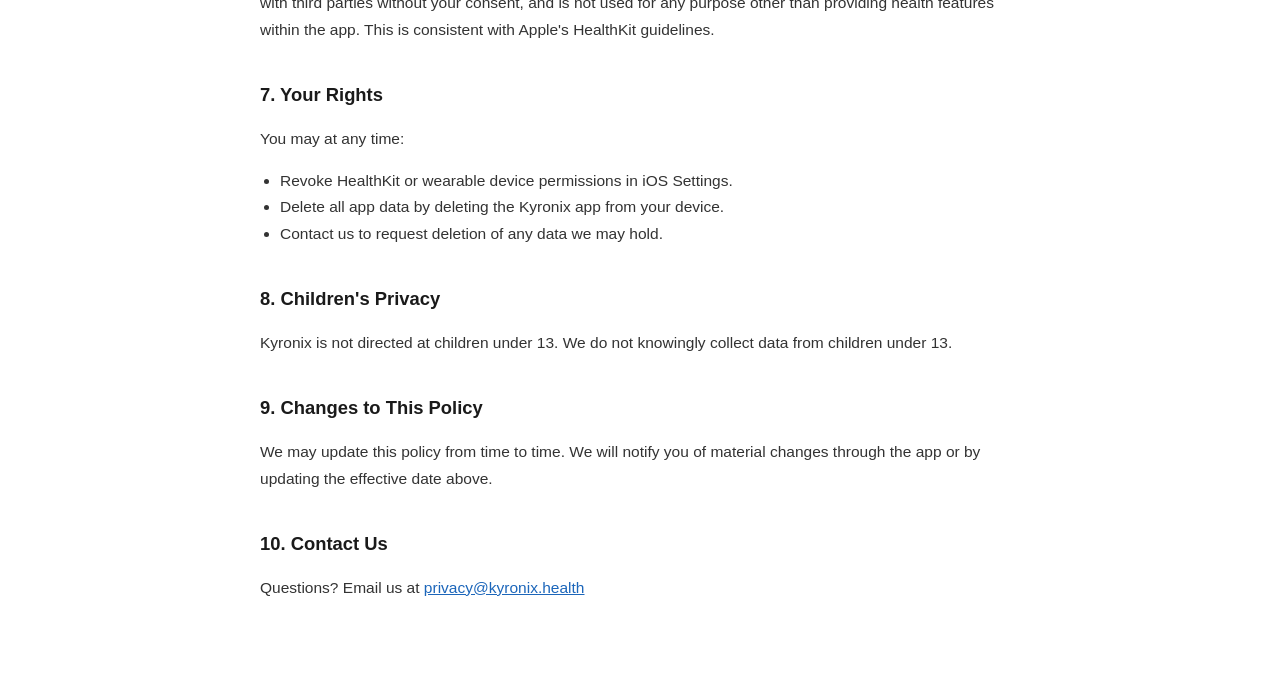
<file: privacy.html>
<!DOCTYPE html>
<html lang="en">
<head>
  <!-- PostHog -->
  <script>
    !function(t,e){var o,n,p,r;e.__SV||(window.posthog=e,e._i=[],e.init=function(i,s,a){function g(t,e){var o=e.split(".");2==o.length&&(t=t[o[0]],e=o[1]);t[e]=function(){t.push([e].concat(Array.prototype.slice.call(arguments,0)))}}(p=t.createElement("script")).type="text/javascript",p.crossOrigin="anonymous",p.async=!0,p.src=s.api_host.replace(".i.posthog.com","-assets.i.posthog.com")+"/static/array.js",(r=t.getElementsByTagName("script")[0]).parentNode.insertBefore(p,r);var u=e;for(void 0!==a?u=e[a]=[]:a="posthog",u.people=u.people||[],u.toString=function(t){var e="posthog";return"posthog"!==a&&(e+="."+a),t||(e+=" (stub)"),e},u.people.toString=function(){return u.toString(1)+".people (stub)"},o="init capture register register_once register_for_session unregister unregister_for_session getFeatureFlag getFeatureFlagPayload isFeatureEnabled reloadFeatureFlags updateEarlyAccessFeatureEnrollment getEarlyAccessFeatures on onFeatureFlags onSessionId getSurveys getActiveMatchingSurveys renderSurvey canRenderSurvey identify setPersonProperties group resetGroups setPersonPropertiesForFlags resetPersonPropertiesForFlags setGroupPropertiesForFlags resetGroupPropertiesForFlags reset get_distinct_id getGroups get_session_id get_session_replay_url alias set_config startSessionRecording stopSessionRecording sessionRecordingStarted captureException loadToolbar get_property getSessionProperty createPersonProfile opt_in_capturing opt_out_capturing has_opted_in_capturing has_opted_out_capturing clear_opt_in_out_capturing debug".split(" "),n=0;n<o.length;n++)g(u,o[n]);e._i.push([i,s,a])},e.__SV=1)}(document,window.posthog||[]);
    posthog.init('phc_o5pKNn9kd7hJjovTQXBMKeAsvGpQuZqRCB42QGPzrq56', {
      api_host: 'https://us.i.posthog.com',
      capture_pageview: true,
      capture_pageleave: true
    });
  </script>

  <!-- Google Analytics GA4 -->
  <script async src="https://www.googletagmanager.com/gtag/js?id=G-924P1YDTNJ"></script>
  <script>
    window.dataLayer = window.dataLayer || [];
    function gtag(){dataLayer.push(arguments);}
    gtag('js', new Date());
    gtag('config', 'G-924P1YDTNJ');
  </script>
  <meta charset="UTF-8" />
  <meta name="viewport" content="width=device-width, initial-scale=1.0" />
  <title>Privacy Policy — Kyronix</title>
  <style>
    body { font-family: -apple-system, BlinkMacSystemFont, 'Segoe UI', sans-serif; max-width: 760px; margin: 0 auto; padding: 40px 24px 80px; color: #1a1a1a; line-height: 1.7; }
    h1 { font-size: 2rem; font-weight: 700; color: #1C66BA; margin-bottom: 4px; }
    h2 { font-size: 1.15rem; font-weight: 600; margin-top: 36px; color: #1a1a1a; }
    p, li { font-size: 0.97rem; color: #333; }
    ul { padding-left: 20px; }
    a { color: #1C66BA; }
    .meta { font-size: 0.85rem; color: #888; margin-bottom: 36px; }
    .logo { font-weight: 700; font-size: 1.2rem; color: #1C66BA; text-decoration: none; display: inline-block; margin-bottom: 32px; }
  </style>

  <!-- PostHog Analytics -->
  <script>
    !function(t,e){var o,n,p,r;e.__SV||(window.posthog=e,e._i=[],e.init=function(i,s,a){function g(t,e){var o=e.split('.');2==o.length&&(t=t[o[0]],e=o[1]),t[e]=function(){t.push([e].concat(Array.prototype.slice.call(arguments,0)))}}(p=t.createElement('script')).type='text/javascript',p.async=!0,p.src=s.api_host.replace('.i.posthog.com','-assets.i.posthog.com')+'/static/array.js',(r=t.getElementsByTagName('script')[0]).parentNode.insertBefore(p,r);var u=e;for(void 0!==a?u=e[a]=[]:a='posthog',u.people=u.people||[],u.toString=function(t){var e='posthog';return'posthog'!==a&&(e+='.'+a),t||(e+=' (stub)'),e},u.people.toString=function(){return u.toString(1)+'.people (stub)'},o='init capture register register_once alias unregister identify set_config reset isFeatureEnabled onFeatureFlags onSessionId'.split(' '),n=0;n<o.length;n++)g(u,o[n]);e._i.push([i,s,a])},e.__SV=1)}(document,window.posthog||[]);
    posthog.init('phc_o5pKNn9kd7hJjovTQXBMKeAsvGpQuZqRCB42QGPzrq56', { api_host: 'https://us.i.posthog.com' });
  </script>


  <!-- Google tag (gtag.js) -->
  <script async src="https://www.googletagmanager.com/gtag/js?id=G-924P1YDTNJ"></script>
  <script>
    window.dataLayer = window.dataLayer || [];
    function gtag(){dataLayer.push(arguments);}
    gtag('js', new Date());
    gtag('config', 'G-924P1YDTNJ');
  </script>

</head>
<body>
  <a class="logo" href="/">Kyronix</a>
  <h1>Privacy Policy</h1>
  <p class="meta">Effective date: March 7, 2026 &nbsp;·&nbsp; Last updated: March 7, 2026</p>

  <p>Kyronix ("we", "our", or "us") is committed to protecting your privacy. This policy explains how we collect, use, and protect your information when you use the Kyronix mobile application and website (kyronix.health).</p>

  <h2>1. Information We Collect</h2>
  <p>Kyronix may collect the following categories of data:</p>
  <ul>
    <li><strong>Health &amp; Activity Data</strong> — steps, heart rate, sleep, workouts, HRV, body composition, and other metrics you authorize through Apple HealthKit or connected wearable devices (Oura, Garmin).</li>
    <li><strong>Lab Results</strong> — manually entered lab values and results imported from PDF documents or Apple Health Records (EHR data from Epic, Cerner, and other providers).</li>
    <li><strong>Genetic Data</strong> — raw DNA files (AncestryDNA, 23andMe, VCF) you voluntarily upload. Genetic data is processed entirely on your device and is never transmitted to our servers.</li>
    <li><strong>Profile Information</strong> — age, sex, height, weight, and other profile fields you optionally provide.</li>
    <li><strong>Usage Data</strong> — anonymous crash reports and feature usage analytics used to improve the app.</li>
  </ul>

  <h2>2. How We Use Your Data</h2>
  <ul>
    <li>To generate personalized health insights and AI-powered analysis via our Companion feature.</li>
    <li>To display your health trends, lab results, and activity summaries within the app.</li>
    <li>To produce PDF health reports you can share with your healthcare providers.</li>
    <li>To improve app functionality and fix bugs.</li>
  </ul>
  <p>We do <strong>not</strong> sell your personal health data to third parties. We do not use your health data for advertising.</p>

  <h2>3. Activity Data from Wearable Devices</h2>
  <p>If you connect a wearable device (such as a Garmin or Oura device), Kyronix receives activity data including steps, heart rate, sleep metrics, GPS-based distance, calories burned, and related fitness metrics. This data is:</p>
  <ul>
    <li>Used solely to power your personal health dashboard and AI insights.</li>
    <li>Stored locally on your device and, where applicable, within your iCloud account.</li>
    <li>Never shared with advertisers, data brokers, or other third parties.</li>
    <li>Accessible only to you. You can disconnect any wearable at any time from the app's Settings.</li>
  </ul>

  <h2>4. AI Processing (Claude API)</h2>
  <p>Kyronix uses Anthropic's Claude API to generate health insights and parse lab documents. When generating insights, de-identified health data (no name, date of birth, or raw genetic sequences) is sent to Anthropic's API over an encrypted connection. Anthropic's data processing is governed by their <a href="https://www.anthropic.com/privacy" target="_blank">privacy policy</a>.</p>

  <h2>5. Data Storage &amp; Security</h2>
  <ul>
    <li>Health and lab data is stored locally on your device using iOS secure storage.</li>
    <li>Genetic data never leaves your device.</li>
    <li>All API communications use TLS encryption.</li>
    <li>We do not maintain a central database of your personal health records.</li>
  </ul>

  <h2>6. Apple HealthKit</h2>
  <p>Kyronix integrates with Apple HealthKit. Data obtained from HealthKit is not used for advertising, is not shared with third parties without your consent, and is not used for any purpose other than providing health features within the app. This is consistent with Apple's HealthKit guidelines.</p>

  <h2>7. Your Rights</h2>
  <p>You may at any time:</p>
  <ul>
    <li>Revoke HealthKit or wearable device permissions in iOS Settings.</li>
    <li>Delete all app data by deleting the Kyronix app from your device.</li>
    <li>Contact us to request deletion of any data we may hold.</li>
  </ul>

  <h2>8. Children's Privacy</h2>
  <p>Kyronix is not directed at children under 13. We do not knowingly collect data from children under 13.</p>

  <h2>9. Changes to This Policy</h2>
  <p>We may update this policy from time to time. We will notify you of material changes through the app or by updating the effective date above.</p>

  <h2>10. Contact Us</h2>
  <p>Questions? Email us at <a href="mailto:privacy@kyronix.health">privacy@kyronix.health</a></p>
</body>
</html>
</file>
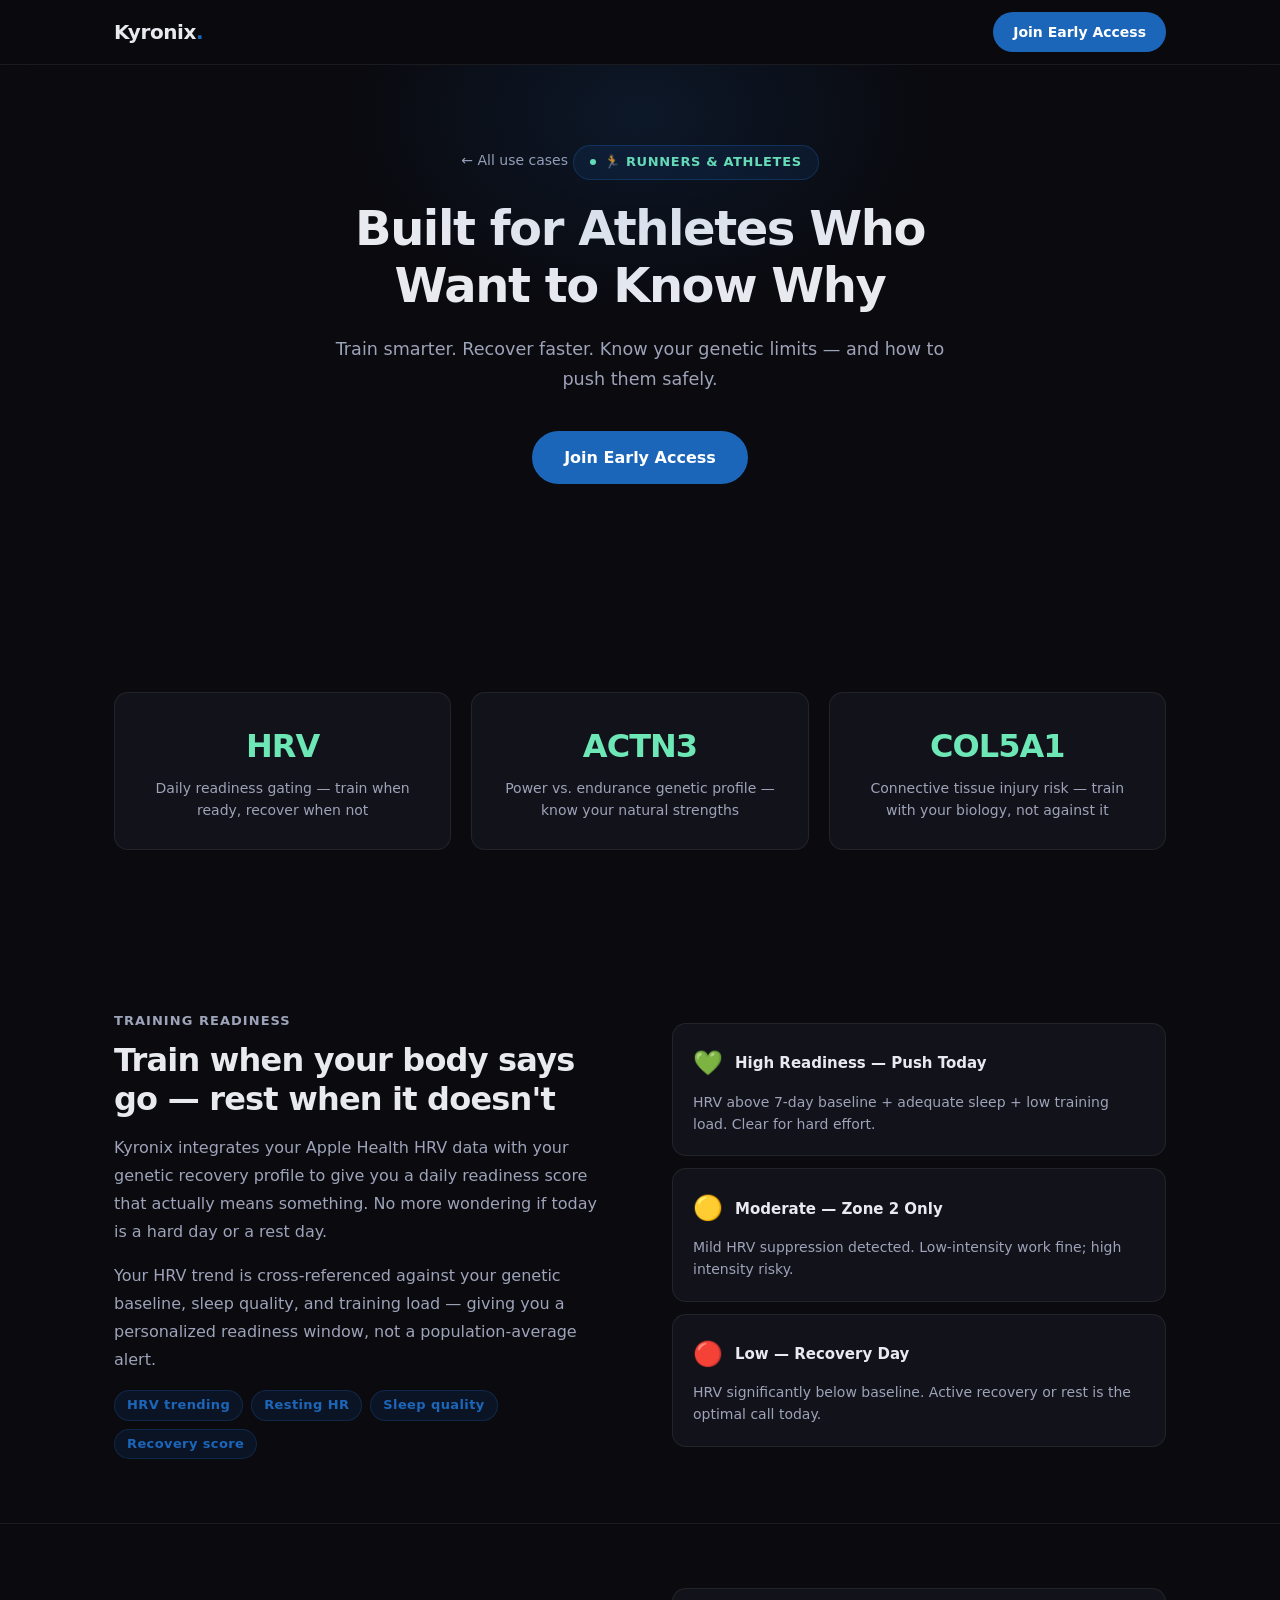
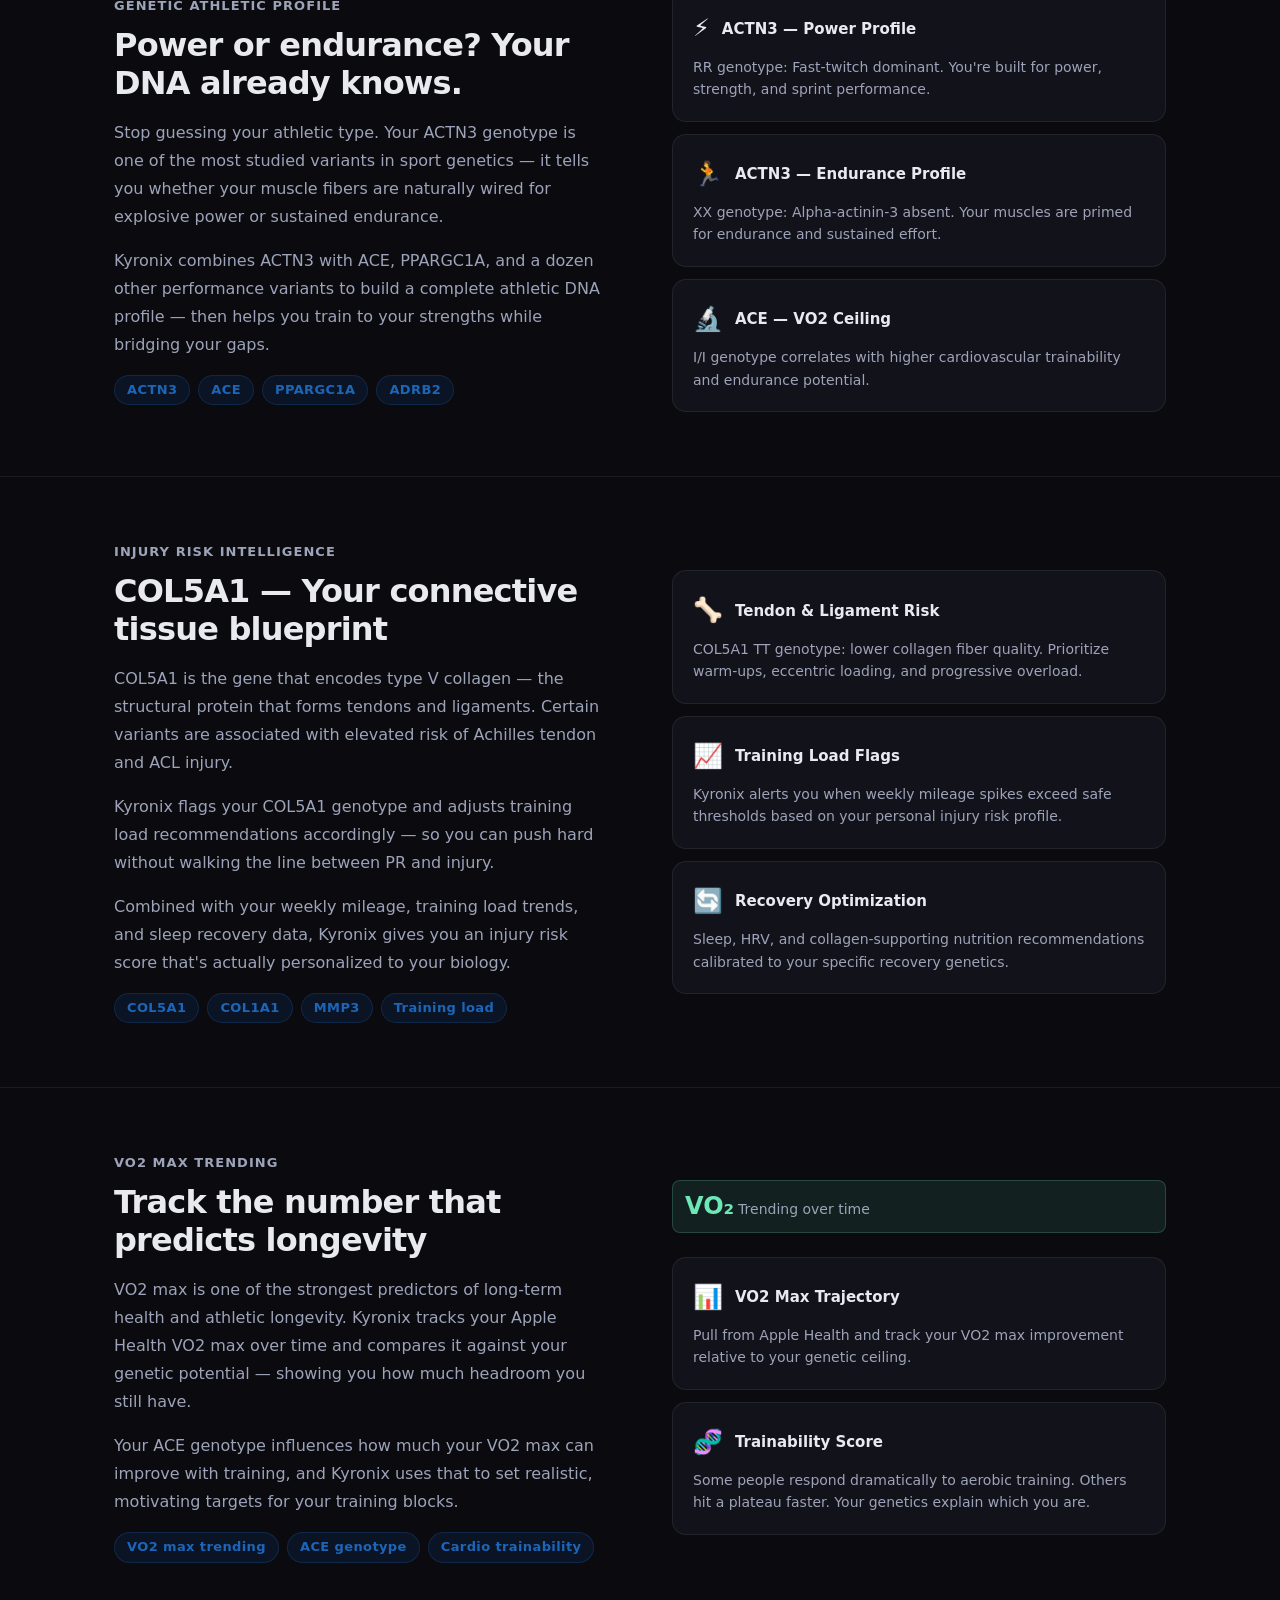
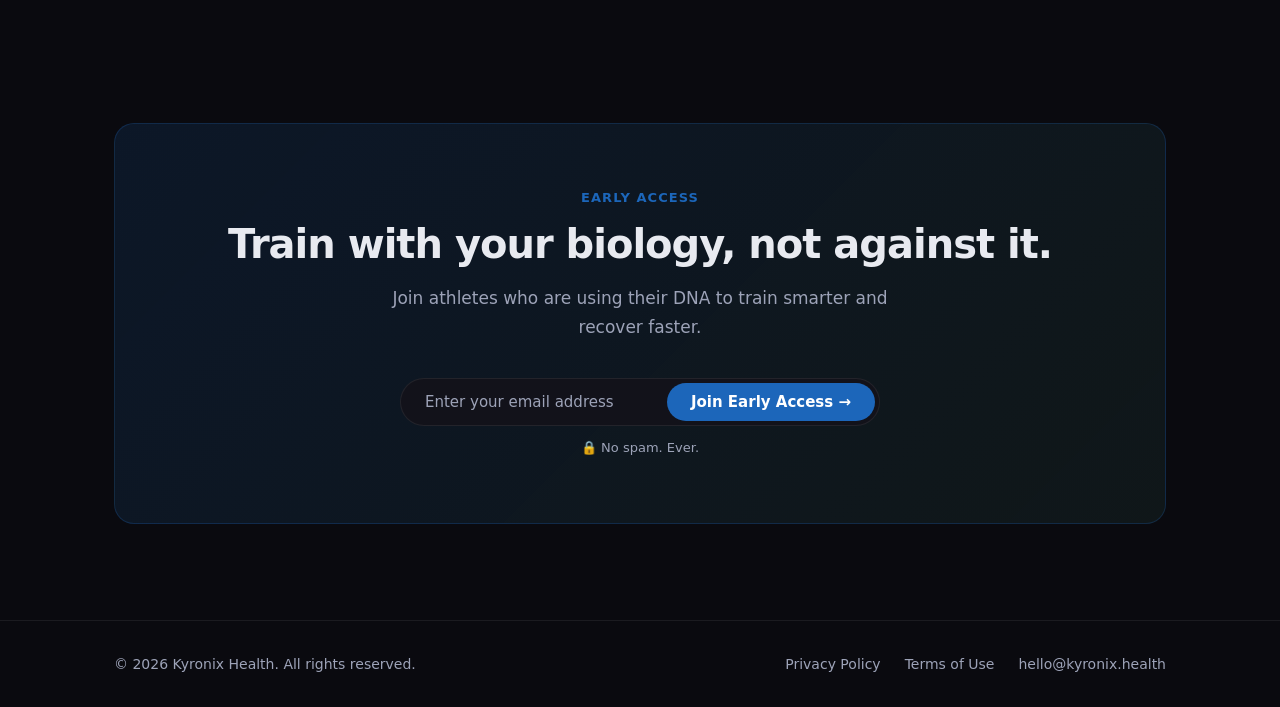
<file: runners.html>
<!DOCTYPE html>
<html lang="en">
<head>
  <meta charset="UTF-8">
  <meta name="viewport" content="width=device-width, initial-scale=1.0">
  <title>Kyronix for Runners & Athletes — Train Smarter, Recover Faster</title>
  <meta name="description" content="HRV-gated training readiness, ACTN3 genetic profile, injury risk flags, VO2 max trending — all from your DNA and daily data.">
  <link rel="stylesheet" href="style.css">
  <link rel="icon" type="image/x-icon" href="favicon.ico">

  <!-- PostHog -->
  <script>
    !function(t,e){var o,n,p,r;e.__SV||(window.posthog=e,e._i=[],e.init=function(i,s,a){function g(t,e){var o=e.split(".");2==o.length&&(t=t[o[0]],e=o[1]);t[e]=function(){t.push([e].concat(Array.prototype.slice.call(arguments,0)))}}(p=t.createElement("script")).type="text/javascript",p.crossOrigin="anonymous",p.async=!0,p.src=s.api_host.replace(".i.posthog.com","-assets.i.posthog.com")+"/static/array.js",(r=t.getElementsByTagName("script")[0]).parentNode.insertBefore(p,r);var u=e;for(void 0!==a?u=e[a]=[]:a="posthog",u.people=u.people||[],u.toString=function(t){var e="posthog";return"posthog"!==a&&(e+=".");t||(e+=" (stub)"),e},u.people.toString=function(){return u.toString(1)+".people (stub)"},o="init capture register register_once register_for_session unregister unregister_for_session getFeatureFlag getFeatureFlagPayload isFeatureEnabled reloadFeatureFlags updateEarlyAccessFeatureEnrollment getEarlyAccessFeatures on onFeatureFlags onSessionId getSurveys getActiveMatchingSurveys renderSurvey canRenderSurvey identify setPersonProperties group resetGroups setPersonPropertiesForFlags resetPersonPropertiesForFlags setGroupPropertiesForFlags resetGroupPropertiesForFlags reset get_distinct_id getGroups get_session_id get_session_replay_url alias set_config startSessionRecording stopSessionRecording sessionRecordingStarted captureException loadToolbar get_property getSessionProperty createPersonProfile opt_in_capturing opt_out_capturing has_opted_in_capturing has_opted_out_capturing clear_opt_in_out_capturing debug".split(" "),n=0;n<o.length;n++)g(u,o[n]);e._i.push([i,s,a])},e.__SV=1)}(document,window.posthog||[]);
    posthog.init('phc_o5pKNn9kd7hJjovTQXBMKeAsvGpQuZqRCB42QGPzrq56', {api_host:'https://us.i.posthog.com',capture_pageview:true,capture_pageleave:true});
  </script>
  <!-- GA4 -->
  <script async src="https://www.googletagmanager.com/gtag/js?id=G-924P1YDTNJ"></script>
  <script>
    window.dataLayer=window.dataLayer||[];
    function gtag(){dataLayer.push(arguments);}
    gtag('js',new Date());
    gtag('config','G-924P1YDTNJ');
  </script>
</head>
<body>

  <nav class="nav">
    <div class="container nav-inner">
      <a href="/" class="nav-logo">Kyronix<span>.</span></a>
      <a href="/#waitlist-bottom" class="nav-cta">Join Early Access</a>
    </div>
  </nav>

  <section class="page-hero">
    <div class="container">
      <a href="/" class="back-link">← All use cases</a>
      <div class="hero-eyebrow">🏃 Runners &amp; Athletes</div>
      <h1>Built for Athletes Who<br>Want to Know Why</h1>
      <p class="hero-subhead">Train smarter. Recover faster. Know your genetic limits — and how to push them safely.</p>
      <a href="/#waitlist-bottom" class="btn btn-primary">Join Early Access</a>
    </div>
  </section>

  <!-- STAT ROW -->
  <section>
    <div class="container">
      <div class="stat-row">
        <div class="stat-card">
          <div class="stat-value">HRV</div>
          <div class="stat-label">Daily readiness gating — train when ready, recover when not</div>
        </div>
        <div class="stat-card">
          <div class="stat-value">ACTN3</div>
          <div class="stat-label">Power vs. endurance genetic profile — know your natural strengths</div>
        </div>
        <div class="stat-card">
          <div class="stat-value">COL5A1</div>
          <div class="stat-label">Connective tissue injury risk — train with your biology, not against it</div>
        </div>
      </div>
    </div>
  </section>

  <!-- HRV TRAINING READINESS -->
  <section class="content-section">
    <div class="container">
      <div class="content-grid">
        <div class="content-text">
          <p class="section-label">Training Readiness</p>
          <h2 class="section-title">Train when your body says go — rest when it doesn't</h2>
          <p>Kyronix integrates your Apple Health HRV data with your genetic recovery profile to give you a daily readiness score that actually means something. No more wondering if today is a hard day or a rest day.</p>
          <p>Your HRV trend is cross-referenced against your genetic baseline, sleep quality, and training load — giving you a personalized readiness window, not a population-average alert.</p>
          <div class="gene-tags">
            <span class="gene-tag">HRV trending</span>
            <span class="gene-tag">Resting HR</span>
            <span class="gene-tag">Sleep quality</span>
            <span class="gene-tag">Recovery score</span>
          </div>
        </div>
        <div class="info-cards">
          <div class="info-card">
            <div class="info-card-header">
              <span class="info-card-icon">💚</span>
              <h4>High Readiness — Push Today</h4>
            </div>
            <p>HRV above 7-day baseline + adequate sleep + low training load. Clear for hard effort.</p>
          </div>
          <div class="info-card">
            <div class="info-card-header">
              <span class="info-card-icon">🟡</span>
              <h4>Moderate — Zone 2 Only</h4>
            </div>
            <p>Mild HRV suppression detected. Low-intensity work fine; high intensity risky.</p>
          </div>
          <div class="info-card">
            <div class="info-card-header">
              <span class="info-card-icon">🔴</span>
              <h4>Low — Recovery Day</h4>
            </div>
            <p>HRV significantly below baseline. Active recovery or rest is the optimal call today.</p>
          </div>
        </div>
      </div>
    </div>
  </section>

  <!-- GENETIC PROFILE -->
  <section class="content-section">
    <div class="container">
      <div class="content-grid reverse">
        <div class="info-cards">
          <div class="info-card">
            <div class="info-card-header">
              <span class="info-card-icon">⚡</span>
              <h4>ACTN3 — Power Profile</h4>
            </div>
            <p>RR genotype: Fast-twitch dominant. You're built for power, strength, and sprint performance.</p>
          </div>
          <div class="info-card">
            <div class="info-card-header">
              <span class="info-card-icon">🏃</span>
              <h4>ACTN3 — Endurance Profile</h4>
            </div>
            <p>XX genotype: Alpha-actinin-3 absent. Your muscles are primed for endurance and sustained effort.</p>
          </div>
          <div class="info-card">
            <div class="info-card-header">
              <span class="info-card-icon">🔬</span>
              <h4>ACE — VO2 Ceiling</h4>
            </div>
            <p>I/I genotype correlates with higher cardiovascular trainability and endurance potential.</p>
          </div>
        </div>
        <div class="content-text">
          <p class="section-label">Genetic Athletic Profile</p>
          <h2 class="section-title">Power or endurance? Your DNA already knows.</h2>
          <p>Stop guessing your athletic type. Your ACTN3 genotype is one of the most studied variants in sport genetics — it tells you whether your muscle fibers are naturally wired for explosive power or sustained endurance.</p>
          <p>Kyronix combines ACTN3 with ACE, PPARGC1A, and a dozen other performance variants to build a complete athletic DNA profile — then helps you train to your strengths while bridging your gaps.</p>
          <div class="gene-tags">
            <span class="gene-tag">ACTN3</span>
            <span class="gene-tag">ACE</span>
            <span class="gene-tag">PPARGC1A</span>
            <span class="gene-tag">ADRB2</span>
          </div>
        </div>
      </div>
    </div>
  </section>

  <!-- INJURY RISK -->
  <section class="content-section">
    <div class="container">
      <div class="content-grid">
        <div class="content-text">
          <p class="section-label">Injury Risk Intelligence</p>
          <h2 class="section-title">COL5A1 — Your connective tissue blueprint</h2>
          <p>COL5A1 is the gene that encodes type V collagen — the structural protein that forms tendons and ligaments. Certain variants are associated with elevated risk of Achilles tendon and ACL injury.</p>
          <p>Kyronix flags your COL5A1 genotype and adjusts training load recommendations accordingly — so you can push hard without walking the line between PR and injury.</p>
          <p>Combined with your weekly mileage, training load trends, and sleep recovery data, Kyronix gives you an injury risk score that's actually personalized to your biology.</p>
          <div class="gene-tags">
            <span class="gene-tag">COL5A1</span>
            <span class="gene-tag">COL1A1</span>
            <span class="gene-tag">MMP3</span>
            <span class="gene-tag">Training load</span>
          </div>
        </div>
        <div class="info-cards">
          <div class="info-card">
            <div class="info-card-header">
              <span class="info-card-icon">🦴</span>
              <h4>Tendon &amp; Ligament Risk</h4>
            </div>
            <p>COL5A1 TT genotype: lower collagen fiber quality. Prioritize warm-ups, eccentric loading, and progressive overload.</p>
          </div>
          <div class="info-card">
            <div class="info-card-header">
              <span class="info-card-icon">📈</span>
              <h4>Training Load Flags</h4>
            </div>
            <p>Kyronix alerts you when weekly mileage spikes exceed safe thresholds based on your personal injury risk profile.</p>
          </div>
          <div class="info-card">
            <div class="info-card-header">
              <span class="info-card-icon">🔄</span>
              <h4>Recovery Optimization</h4>
            </div>
            <p>Sleep, HRV, and collagen-supporting nutrition recommendations calibrated to your specific recovery genetics.</p>
          </div>
        </div>
      </div>
    </div>
  </section>

  <!-- VO2 MAX -->
  <section class="content-section">
    <div class="container">
      <div class="content-grid reverse">
        <div class="info-cards">
          <div class="metric-badge">
            <span class="value">VO₂</span>
            <span class="label">Trending over time</span>
          </div>
          <div class="info-card">
            <div class="info-card-header">
              <span class="info-card-icon">📊</span>
              <h4>VO2 Max Trajectory</h4>
            </div>
            <p>Pull from Apple Health and track your VO2 max improvement relative to your genetic ceiling.</p>
          </div>
          <div class="info-card">
            <div class="info-card-header">
              <span class="info-card-icon">🧬</span>
              <h4>Trainability Score</h4>
            </div>
            <p>Some people respond dramatically to aerobic training. Others hit a plateau faster. Your genetics explain which you are.</p>
          </div>
        </div>
        <div class="content-text">
          <p class="section-label">VO2 Max Trending</p>
          <h2 class="section-title">Track the number that predicts longevity</h2>
          <p>VO2 max is one of the strongest predictors of long-term health and athletic longevity. Kyronix tracks your Apple Health VO2 max over time and compares it against your genetic potential — showing you how much headroom you still have.</p>
          <p>Your ACE genotype influences how much your VO2 max can improve with training, and Kyronix uses that to set realistic, motivating targets for your training blocks.</p>
          <div class="gene-tags">
            <span class="gene-tag">VO2 max trending</span>
            <span class="gene-tag">ACE genotype</span>
            <span class="gene-tag">Cardio trainability</span>
          </div>
        </div>
      </div>
    </div>
  </section>

  <!-- CTA -->
  <section class="cta-section">
    <div class="container">
      <div class="cta-box">
        <p class="section-label">Early Access</p>
        <h2 class="section-title">Train with your biology, not against it.</h2>
        <p class="section-subtitle">Join athletes who are using their DNA to train smarter and recover faster.</p>
        <div class="waitlist-wrap">
          <form class="waitlist-form" action="https://formspree.io/f/xgonegew" method="POST">
            <input type="email" name="email" placeholder="Enter your email address" required>
            <button type="submit">Join Early Access →</button>
          </form>
          <span class="no-spam">🔒 No spam. Ever.</span>
        </div>
      </div>
    </div>
  </section>

  <footer class="footer">
    <div class="container footer-inner">
      <span class="footer-copy">© <span id="year"></span> Kyronix Health. All rights reserved.</span>
      <nav class="footer-links">
        <a href="/privacy.html">Privacy Policy</a>
        <a href="/terms.html">Terms of Use</a>
        <a href="mailto:hello@kyronix.health">hello@kyronix.health</a>
      </nav>
    </div>
  </footer>

  <script>
    const waitlistForm = document.querySelector('.waitlist-form');
    if (waitlistForm) {
      let submitting = false;
      waitlistForm.addEventListener('submit', function(e) {
        if (submitting) return;
        e.preventDefault();
        submitting = true;
        window.dataLayer = window.dataLayer || [];
        window.dataLayer.push({event:'waitlist_submitted'});
        if (typeof window.gtag === 'function') window.gtag('event','waitlist_submitted',{event_category:'engagement',event_label:'waitlist_form',transport_type:'beacon'});
        if (window.posthog && typeof window.posthog.capture === 'function') window.posthog.capture('waitlist_submitted',{event_category:'engagement',event_label:'waitlist_form'});
        setTimeout(() => { HTMLFormElement.prototype.submit.call(waitlistForm); }, 500);
      });
    }
    const yearEl = document.getElementById('year');
    if (yearEl) yearEl.textContent = new Date().getFullYear();
  </script>
</body>
</html>
</file>
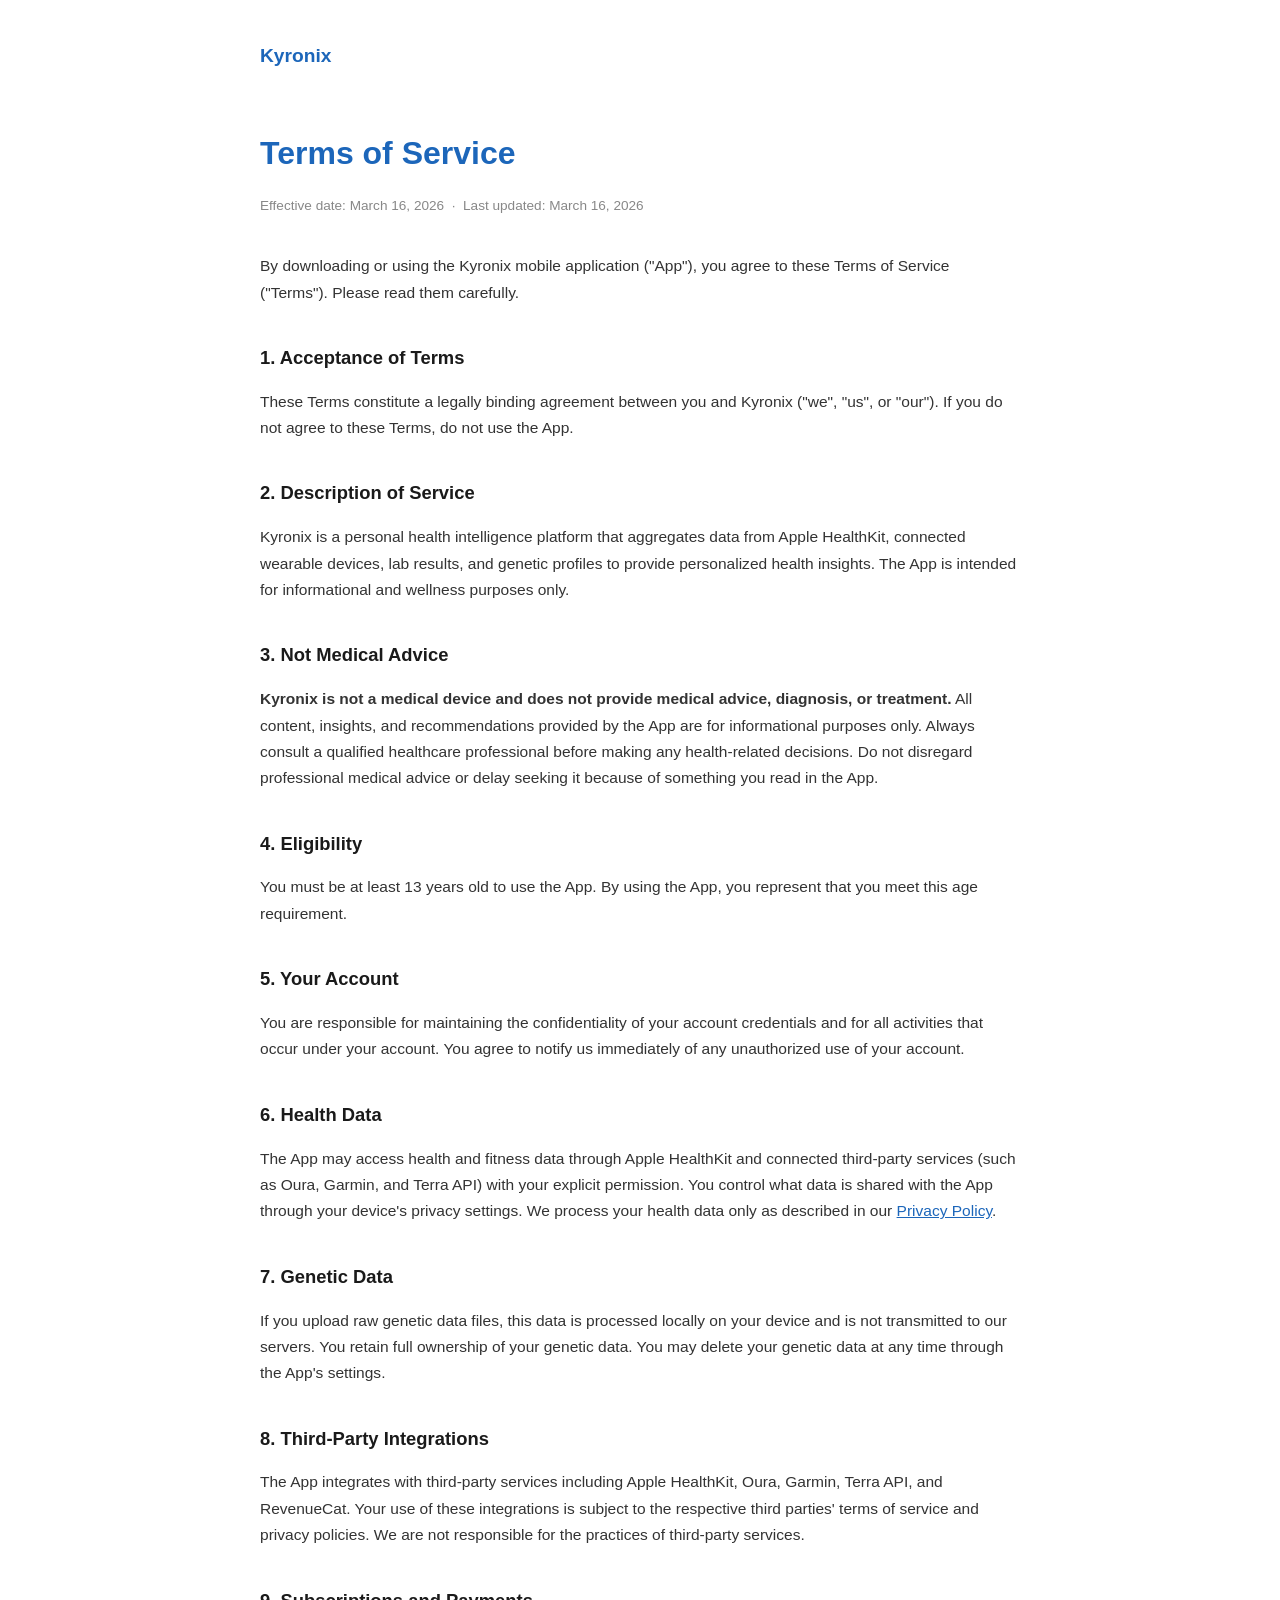
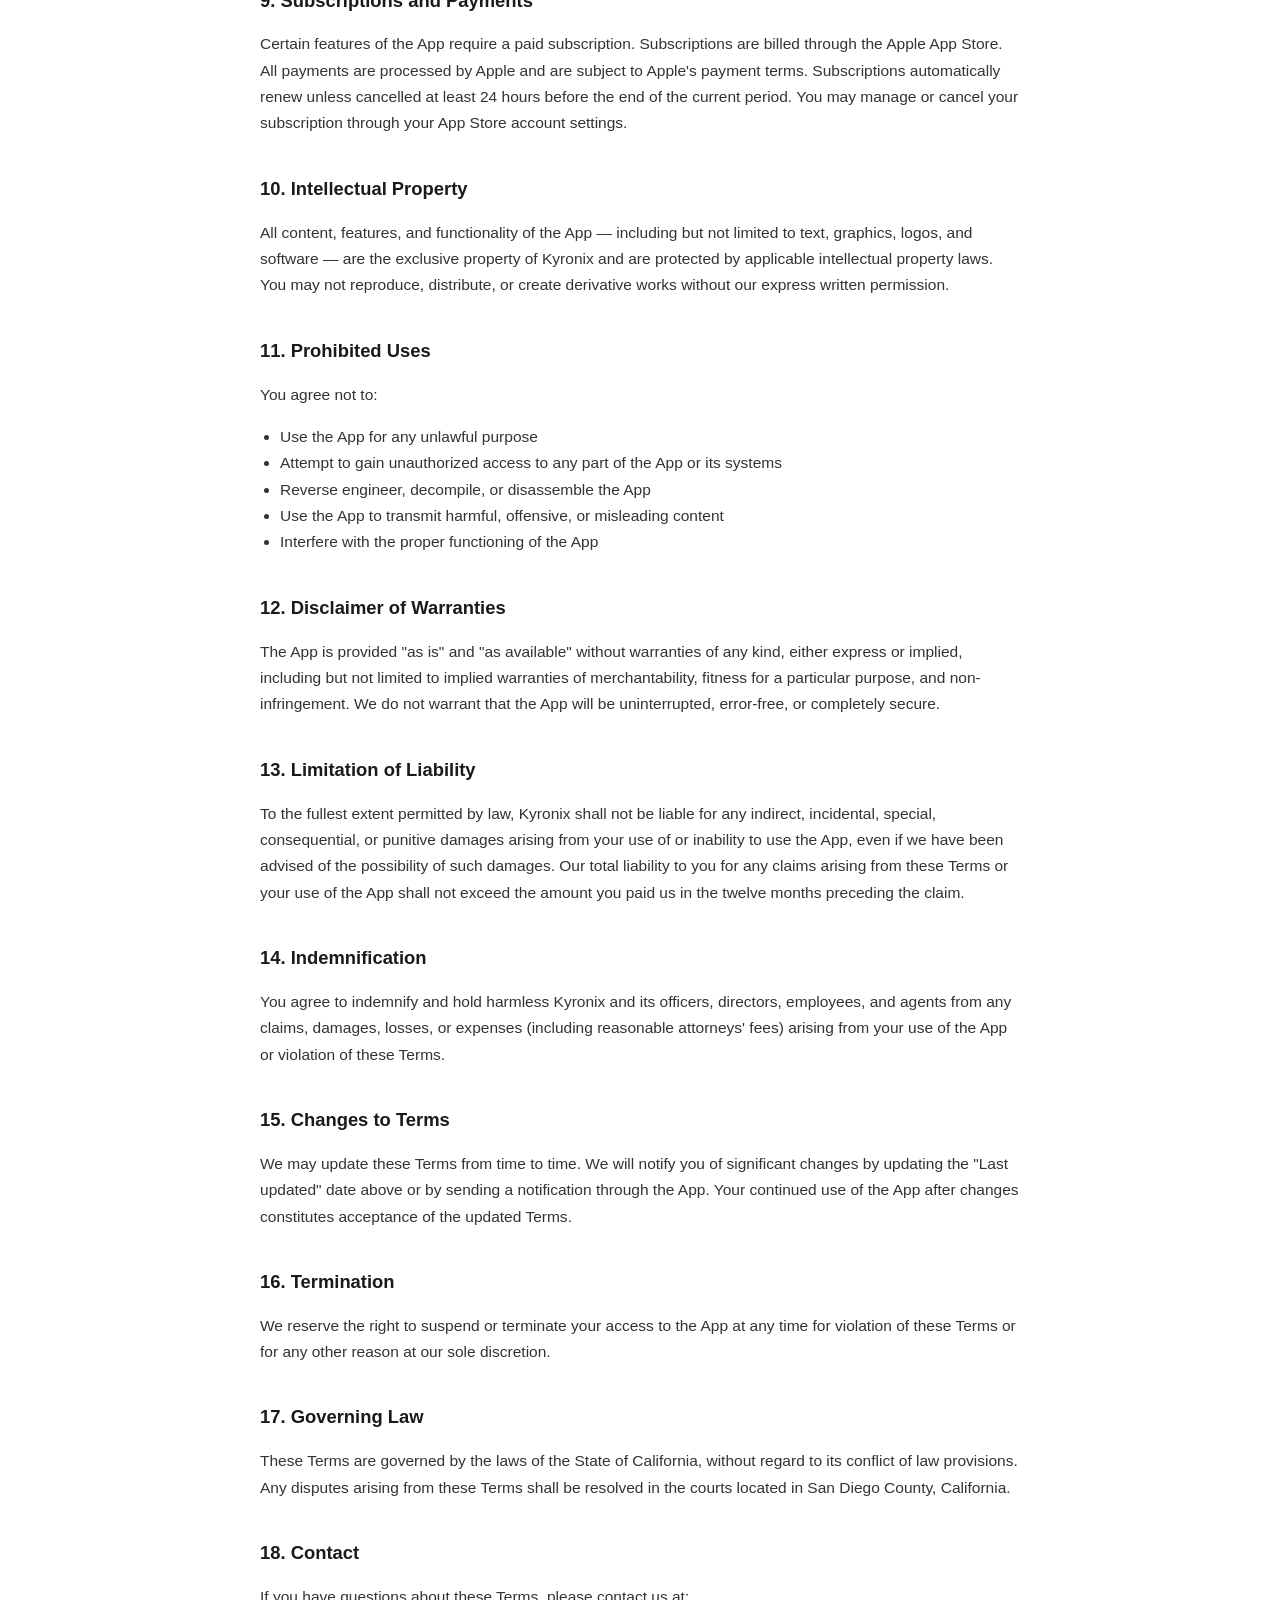
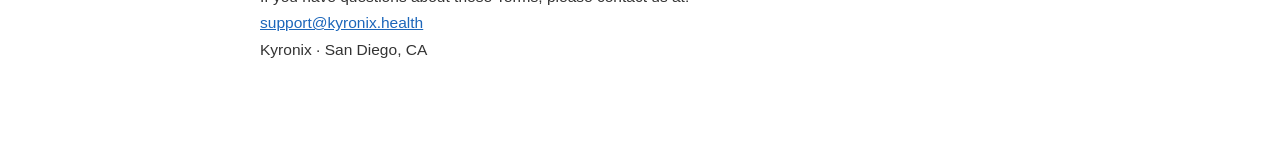
<file: terms.html>
<!DOCTYPE html>
<html lang="en">
<head>
  <!-- PostHog -->
  <script>
    !function(t,e){var o,n,p,r;e.__SV||(window.posthog=e,e._i=[],e.init=function(i,s,a){function g(t,e){var o=e.split(".");2==o.length&&(t=t[o[0]],e=o[1]);t[e]=function(){t.push([e].concat(Array.prototype.slice.call(arguments,0)))}}(p=t.createElement("script")).type="text/javascript",p.crossOrigin="anonymous",p.async=!0,p.src=s.api_host.replace(".i.posthog.com","-assets.i.posthog.com")+"/static/array.js",(r=t.getElementsByTagName("script")[0]).parentNode.insertBefore(p,r);var u=e;for(void 0!==a?u=e[a]=[]:a="posthog",u.people=u.people||[],u.toString=function(t){var e="posthog";return"posthog"!==a&&(e+="."+a),t||(e+=" (stub)"),e},u.people.toString=function(){return u.toString(1)+".people (stub)"},o="init capture register register_once register_for_session unregister unregister_for_session getFeatureFlag getFeatureFlagPayload isFeatureEnabled reloadFeatureFlags updateEarlyAccessFeatureEnrollment getEarlyAccessFeatures on onFeatureFlags onSessionId getSurveys getActiveMatchingSurveys renderSurvey canRenderSurvey identify setPersonProperties group resetGroups setPersonPropertiesForFlags resetPersonPropertiesForFlags setGroupPropertiesForFlags resetGroupPropertiesForFlags reset get_distinct_id getGroups get_session_id get_session_replay_url alias set_config startSessionRecording stopSessionRecording sessionRecordingStarted captureException loadToolbar get_property getSessionProperty createPersonProfile opt_in_capturing opt_out_capturing has_opted_in_capturing has_opted_out_capturing clear_opt_in_out_capturing debug".split(" "),n=0;n<o.length;n++)g(u,o[n]);e._i.push([i,s,a])},e.__SV=1)}(document,window.posthog||[]);
    posthog.init('phc_o5pKNn9kd7hJjovTQXBMKeAsvGpQuZqRCB42QGPzrq56', {
      api_host: 'https://us.i.posthog.com',
      capture_pageview: true,
      capture_pageleave: true
    });
  </script>

  <!-- Google Analytics GA4 -->
  <script async src="https://www.googletagmanager.com/gtag/js?id=G-924P1YDTNJ"></script>
  <script>
    window.dataLayer = window.dataLayer || [];
    function gtag(){dataLayer.push(arguments);}
    gtag('js', new Date());
    gtag('config', 'G-924P1YDTNJ');
  </script>
  <meta charset="UTF-8" />
  <meta name="viewport" content="width=device-width, initial-scale=1.0" />
  <title>Terms of Service — Kyronix</title>
  <style>
    body { font-family: -apple-system, BlinkMacSystemFont, 'Segoe UI', sans-serif; max-width: 760px; margin: 0 auto; padding: 40px 24px 80px; color: #1a1a1a; line-height: 1.7; }
    h1 { font-size: 2rem; font-weight: 700; color: #1C66BA; margin-bottom: 4px; }
    h2 { font-size: 1.15rem; font-weight: 600; margin-top: 36px; color: #1a1a1a; }
    p, li { font-size: 0.97rem; color: #333; }
    ul { padding-left: 20px; }
    a { color: #1C66BA; }
    .meta { font-size: 0.85rem; color: #888; margin-bottom: 36px; }
    .logo { font-weight: 700; font-size: 1.2rem; color: #1C66BA; text-decoration: none; display: inline-block; margin-bottom: 32px; }
  </style>

  <!-- PostHog Analytics -->
  <script>
    !function(t,e){var o,n,p,r;e.__SV||(window.posthog=e,e._i=[],e.init=function(i,s,a){function g(t,e){var o=e.split('.');2==o.length&&(t=t[o[0]],e=o[1]),t[e]=function(){t.push([e].concat(Array.prototype.slice.call(arguments,0)))}}(p=t.createElement('script')).type='text/javascript',p.async=!0,p.src=s.api_host.replace('.i.posthog.com','-assets.i.posthog.com')+'/static/array.js',(r=t.getElementsByTagName('script')[0]).parentNode.insertBefore(p,r);var u=e;for(void 0!==a?u=e[a]=[]:a='posthog',u.people=u.people||[],u.toString=function(t){var e='posthog';return'posthog'!==a&&(e+='.'+a),t||(e+=' (stub)'),e},u.people.toString=function(){return u.toString(1)+'.people (stub)'},o='init capture register register_once alias unregister identify set_config reset isFeatureEnabled onFeatureFlags onSessionId'.split(' '),n=0;n<o.length;n++)g(u,o[n]);e._i.push([i,s,a])},e.__SV=1)}(document,window.posthog||[]);
    posthog.init('phc_o5pKNn9kd7hJjovTQXBMKeAsvGpQuZqRCB42QGPzrq56', { api_host: 'https://us.i.posthog.com' });
  </script>


  <!-- Google tag (gtag.js) -->
  <script async src="https://www.googletagmanager.com/gtag/js?id=G-924P1YDTNJ"></script>
  <script>
    window.dataLayer = window.dataLayer || [];
    function gtag(){dataLayer.push(arguments);}
    gtag('js', new Date());
    gtag('config', 'G-924P1YDTNJ');
  </script>

</head>
<body>
  <a class="logo" href="/">Kyronix</a>
  <h1>Terms of Service</h1>
  <p class="meta">Effective date: March 16, 2026 &nbsp;·&nbsp; Last updated: March 16, 2026</p>

  <p>By downloading or using the Kyronix mobile application ("App"), you agree to these Terms of Service ("Terms"). Please read them carefully.</p>

  <h2>1. Acceptance of Terms</h2>
  <p>These Terms constitute a legally binding agreement between you and Kyronix ("we", "us", or "our"). If you do not agree to these Terms, do not use the App.</p>

  <h2>2. Description of Service</h2>
  <p>Kyronix is a personal health intelligence platform that aggregates data from Apple HealthKit, connected wearable devices, lab results, and genetic profiles to provide personalized health insights. The App is intended for informational and wellness purposes only.</p>

  <h2>3. Not Medical Advice</h2>
  <p><strong>Kyronix is not a medical device and does not provide medical advice, diagnosis, or treatment.</strong> All content, insights, and recommendations provided by the App are for informational purposes only. Always consult a qualified healthcare professional before making any health-related decisions. Do not disregard professional medical advice or delay seeking it because of something you read in the App.</p>

  <h2>4. Eligibility</h2>
  <p>You must be at least 13 years old to use the App. By using the App, you represent that you meet this age requirement.</p>

  <h2>5. Your Account</h2>
  <p>You are responsible for maintaining the confidentiality of your account credentials and for all activities that occur under your account. You agree to notify us immediately of any unauthorized use of your account.</p>

  <h2>6. Health Data</h2>
  <p>The App may access health and fitness data through Apple HealthKit and connected third-party services (such as Oura, Garmin, and Terra API) with your explicit permission. You control what data is shared with the App through your device's privacy settings. We process your health data only as described in our <a href="/privacy.html">Privacy Policy</a>.</p>

  <h2>7. Genetic Data</h2>
  <p>If you upload raw genetic data files, this data is processed locally on your device and is not transmitted to our servers. You retain full ownership of your genetic data. You may delete your genetic data at any time through the App's settings.</p>

  <h2>8. Third-Party Integrations</h2>
  <p>The App integrates with third-party services including Apple HealthKit, Oura, Garmin, Terra API, and RevenueCat. Your use of these integrations is subject to the respective third parties' terms of service and privacy policies. We are not responsible for the practices of third-party services.</p>

  <h2>9. Subscriptions and Payments</h2>
  <p>Certain features of the App require a paid subscription. Subscriptions are billed through the Apple App Store. All payments are processed by Apple and are subject to Apple's payment terms. Subscriptions automatically renew unless cancelled at least 24 hours before the end of the current period. You may manage or cancel your subscription through your App Store account settings.</p>

  <h2>10. Intellectual Property</h2>
  <p>All content, features, and functionality of the App — including but not limited to text, graphics, logos, and software — are the exclusive property of Kyronix and are protected by applicable intellectual property laws. You may not reproduce, distribute, or create derivative works without our express written permission.</p>

  <h2>11. Prohibited Uses</h2>
  <p>You agree not to:</p>
  <ul>
    <li>Use the App for any unlawful purpose</li>
    <li>Attempt to gain unauthorized access to any part of the App or its systems</li>
    <li>Reverse engineer, decompile, or disassemble the App</li>
    <li>Use the App to transmit harmful, offensive, or misleading content</li>
    <li>Interfere with the proper functioning of the App</li>
  </ul>

  <h2>12. Disclaimer of Warranties</h2>
  <p>The App is provided "as is" and "as available" without warranties of any kind, either express or implied, including but not limited to implied warranties of merchantability, fitness for a particular purpose, and non-infringement. We do not warrant that the App will be uninterrupted, error-free, or completely secure.</p>

  <h2>13. Limitation of Liability</h2>
  <p>To the fullest extent permitted by law, Kyronix shall not be liable for any indirect, incidental, special, consequential, or punitive damages arising from your use of or inability to use the App, even if we have been advised of the possibility of such damages. Our total liability to you for any claims arising from these Terms or your use of the App shall not exceed the amount you paid us in the twelve months preceding the claim.</p>

  <h2>14. Indemnification</h2>
  <p>You agree to indemnify and hold harmless Kyronix and its officers, directors, employees, and agents from any claims, damages, losses, or expenses (including reasonable attorneys' fees) arising from your use of the App or violation of these Terms.</p>

  <h2>15. Changes to Terms</h2>
  <p>We may update these Terms from time to time. We will notify you of significant changes by updating the "Last updated" date above or by sending a notification through the App. Your continued use of the App after changes constitutes acceptance of the updated Terms.</p>

  <h2>16. Termination</h2>
  <p>We reserve the right to suspend or terminate your access to the App at any time for violation of these Terms or for any other reason at our sole discretion.</p>

  <h2>17. Governing Law</h2>
  <p>These Terms are governed by the laws of the State of California, without regard to its conflict of law provisions. Any disputes arising from these Terms shall be resolved in the courts located in San Diego County, California.</p>

  <h2>18. Contact</h2>
  <p>If you have questions about these Terms, please contact us at:<br>
  <a href="mailto:support@kyronix.health">support@kyronix.health</a><br>
  Kyronix · San Diego, CA</p>

</body>
</html>
</file>
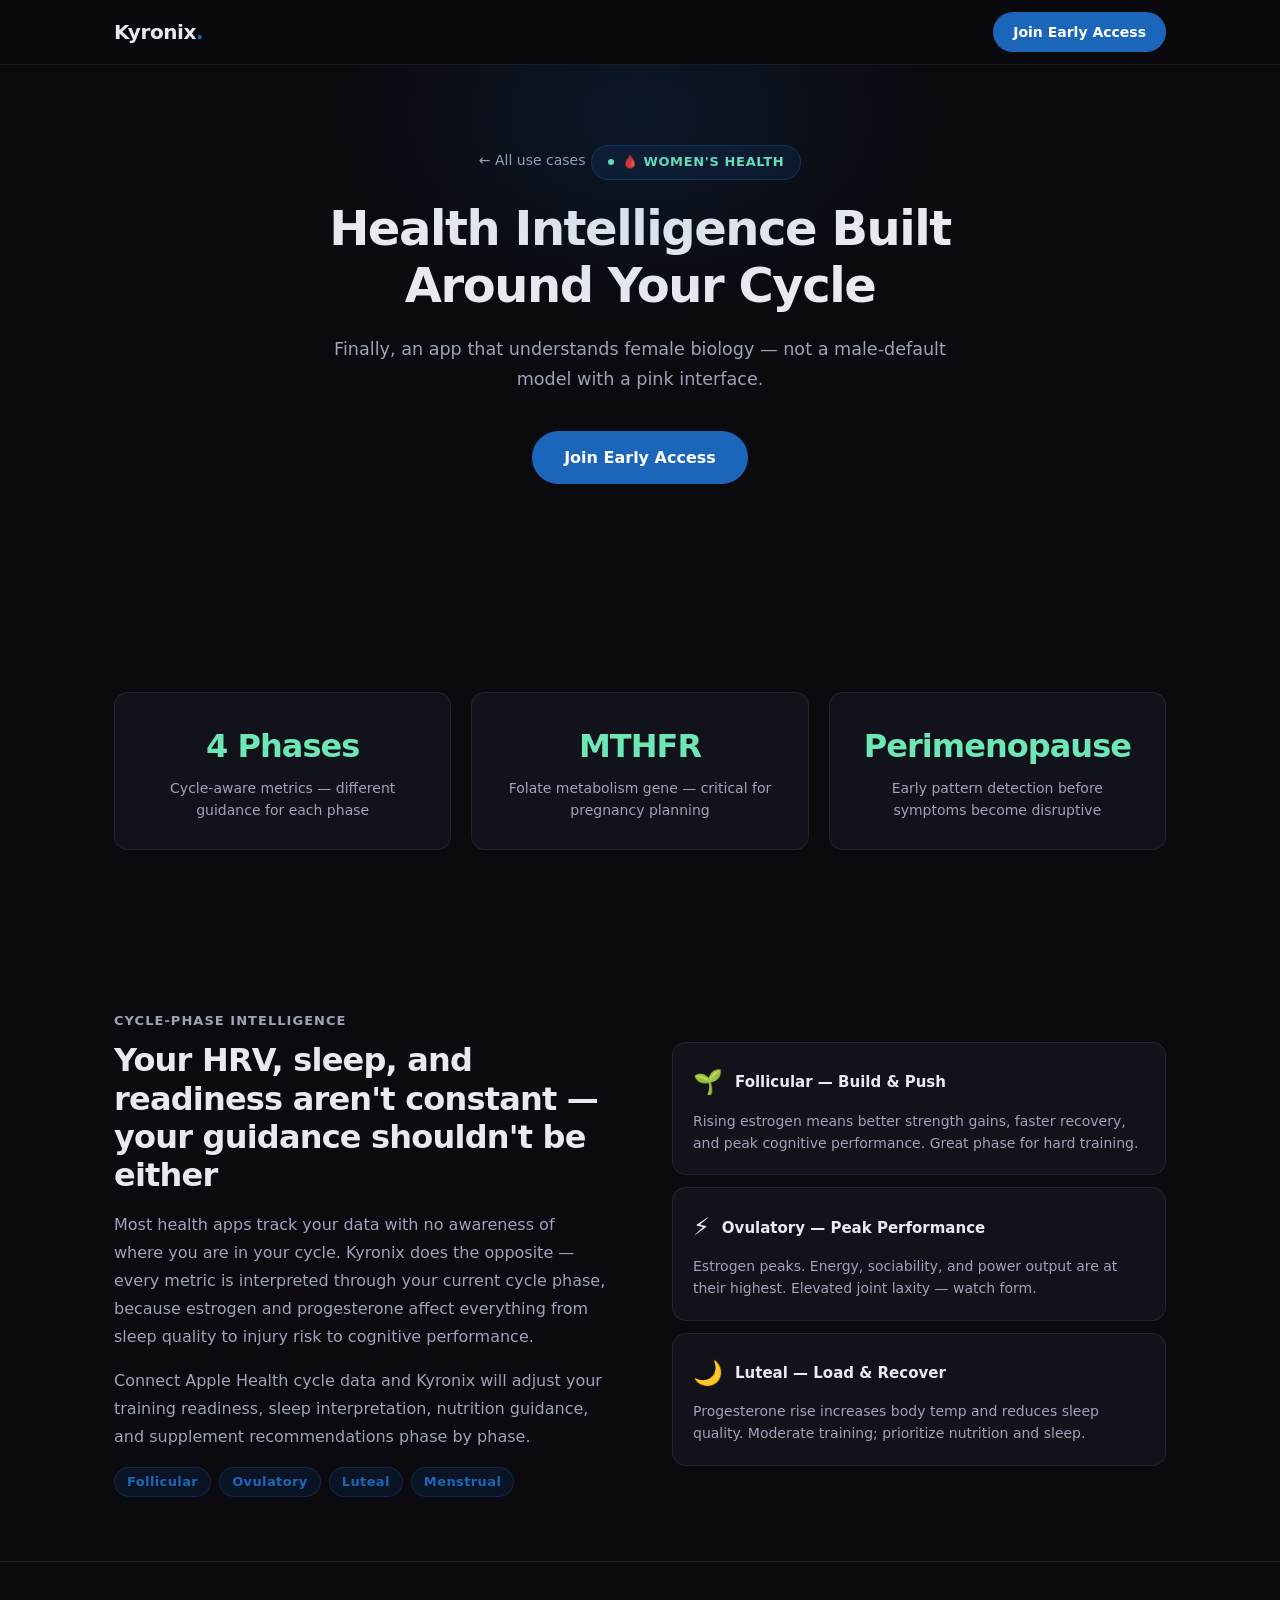
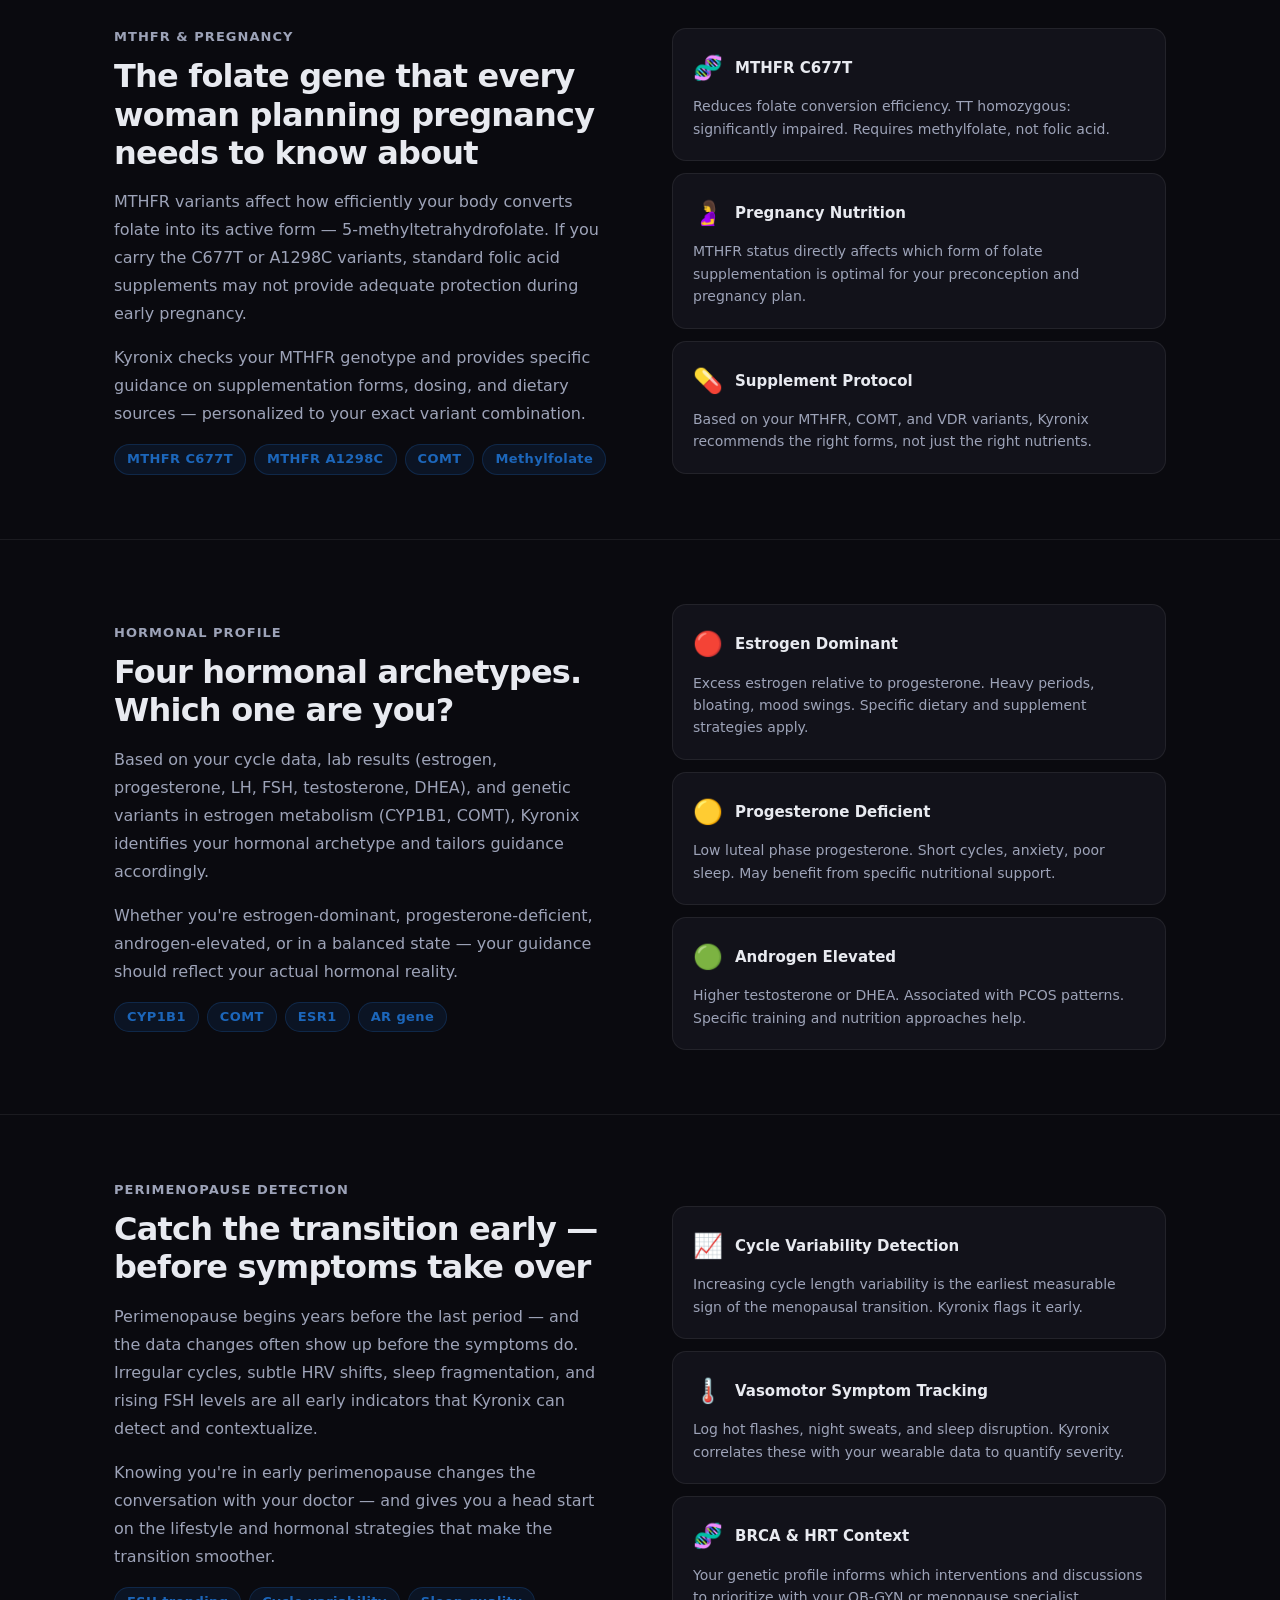
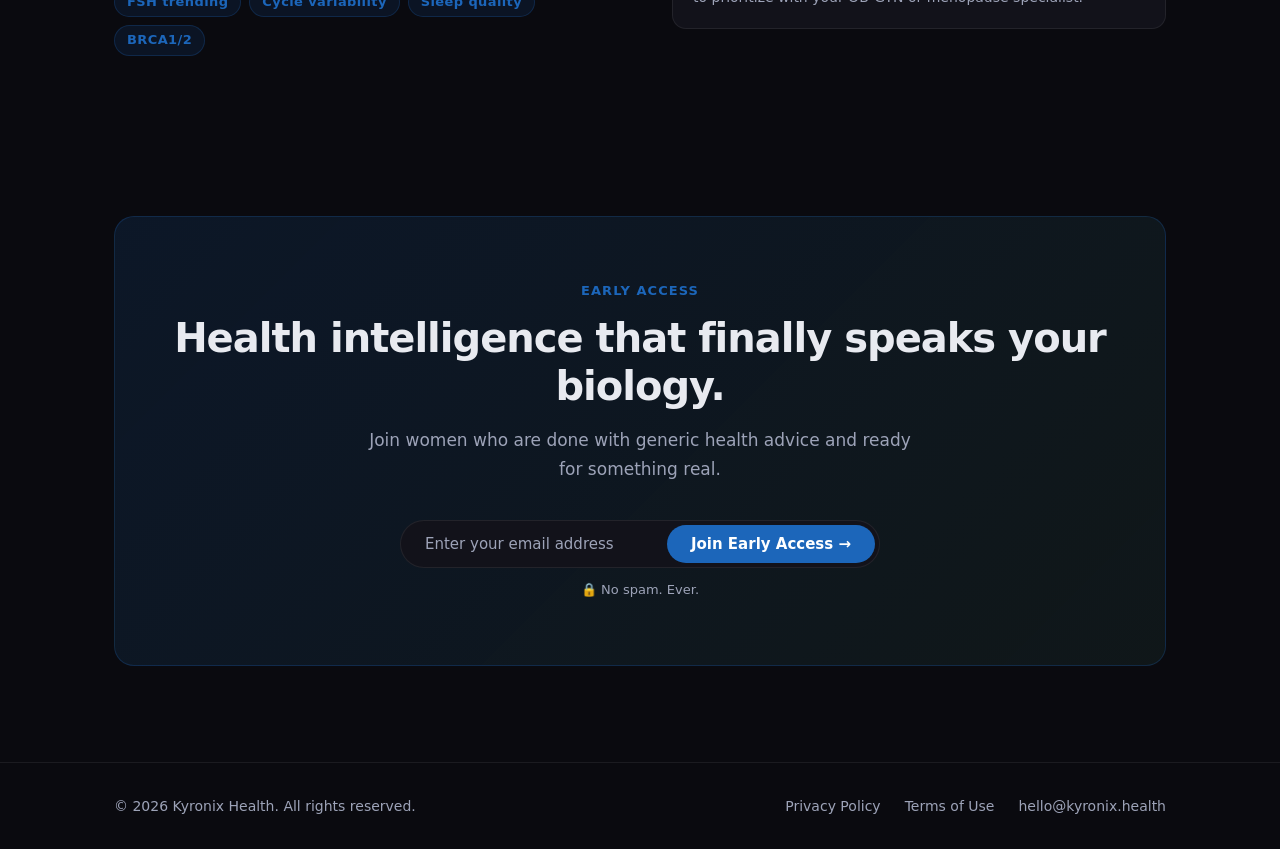
<file: womens-health.html>
<!DOCTYPE html>
<html lang="en">
<head>
  <meta charset="UTF-8">
  <meta name="viewport" content="width=device-width, initial-scale=1.0">
  <title>Kyronix Women's Health — Health Intelligence Built Around Your Cycle</title>
  <meta name="description" content="Cycle-phase aware metrics, MTHFR for pregnancy, hormonal profiles, fertility window, and perimenopause detection — finally an app that understands female biology.">
  <link rel="stylesheet" href="style.css">
  <link rel="icon" type="image/x-icon" href="favicon.ico">

  <!-- PostHog -->
  <script>
    !function(t,e){var o,n,p,r;e.__SV||(window.posthog=e,e._i=[],e.init=function(i,s,a){function g(t,e){var o=e.split(".");2==o.length&&(t=t[o[0]],e=o[1]);t[e]=function(){t.push([e].concat(Array.prototype.slice.call(arguments,0)))}}(p=t.createElement("script")).type="text/javascript",p.crossOrigin="anonymous",p.async=!0,p.src=s.api_host.replace(".i.posthog.com","-assets.i.posthog.com")+"/static/array.js",(r=t.getElementsByTagName("script")[0]).parentNode.insertBefore(p,r);var u=e;for(void 0!==a?u=e[a]=[]:a="posthog",u.people=u.people||[],u.toString=function(t){var e="posthog";return"posthog"!==a&&(e+=".");t||(e+=" (stub)"},u.people.toString=function(){return u.toString(1)+".people (stub)"},o="init capture register register_once register_for_session unregister unregister_for_session getFeatureFlag getFeatureFlagPayload isFeatureEnabled reloadFeatureFlags updateEarlyAccessFeatureEnrollment getEarlyAccessFeatures on onFeatureFlags onSessionId getSurveys getActiveMatchingSurveys renderSurvey canRenderSurvey identify setPersonProperties group resetGroups setPersonPropertiesForFlags resetPersonPropertiesForFlags setGroupPropertiesForFlags resetGroupPropertiesForFlags reset get_distinct_id getGroups get_session_id get_session_replay_url alias set_config startSessionRecording stopSessionRecording sessionRecordingStarted captureException loadToolbar get_property getSessionProperty createPersonProfile opt_in_capturing opt_out_capturing has_opted_in_capturing has_opted_out_capturing clear_opt_in_out_capturing debug".split(" "),n=0;n<o.length;n++)g(u,o[n]);e._i.push([i,s,a])},e.__SV=1)}(document,window.posthog||[]);
    posthog.init('phc_o5pKNn9kd7hJjovTQXBMKeAsvGpQuZqRCB42QGPzrq56', {api_host:'https://us.i.posthog.com',capture_pageview:true,capture_pageleave:true});
  </script>
  <!-- GA4 -->
  <script async src="https://www.googletagmanager.com/gtag/js?id=G-924P1YDTNJ"></script>
  <script>
    window.dataLayer=window.dataLayer||[];
    function gtag(){dataLayer.push(arguments);}
    gtag('js',new Date());
    gtag('config','G-924P1YDTNJ');
  </script>
</head>
<body>

  <nav class="nav">
    <div class="container nav-inner">
      <a href="/" class="nav-logo">Kyronix<span>.</span></a>
      <a href="/#waitlist-bottom" class="nav-cta">Join Early Access</a>
    </div>
  </nav>

  <section class="page-hero">
    <div class="container">
      <a href="/" class="back-link">← All use cases</a>
      <div class="hero-eyebrow">🩸 Women's Health</div>
      <h1>Health Intelligence Built<br>Around Your Cycle</h1>
      <p class="hero-subhead">Finally, an app that understands female biology — not a male-default model with a pink interface.</p>
      <a href="/#waitlist-bottom" class="btn btn-primary">Join Early Access</a>
    </div>
  </section>

  <!-- STATS -->
  <section>
    <div class="container">
      <div class="stat-row">
        <div class="stat-card">
          <div class="stat-value">4 Phases</div>
          <div class="stat-label">Cycle-aware metrics — different guidance for each phase</div>
        </div>
        <div class="stat-card">
          <div class="stat-value">MTHFR</div>
          <div class="stat-label">Folate metabolism gene — critical for pregnancy planning</div>
        </div>
        <div class="stat-card">
          <div class="stat-value">Perimenopause</div>
          <div class="stat-label">Early pattern detection before symptoms become disruptive</div>
        </div>
      </div>
    </div>
  </section>

  <!-- CYCLE-PHASE AWARE -->
  <section class="content-section">
    <div class="container">
      <div class="content-grid">
        <div class="content-text">
          <p class="section-label">Cycle-Phase Intelligence</p>
          <h2 class="section-title">Your HRV, sleep, and readiness aren't constant — your guidance shouldn't be either</h2>
          <p>Most health apps track your data with no awareness of where you are in your cycle. Kyronix does the opposite — every metric is interpreted through your current cycle phase, because estrogen and progesterone affect everything from sleep quality to injury risk to cognitive performance.</p>
          <p>Connect Apple Health cycle data and Kyronix will adjust your training readiness, sleep interpretation, nutrition guidance, and supplement recommendations phase by phase.</p>
          <div class="gene-tags">
            <span class="gene-tag">Follicular</span>
            <span class="gene-tag">Ovulatory</span>
            <span class="gene-tag">Luteal</span>
            <span class="gene-tag">Menstrual</span>
          </div>
        </div>
        <div class="info-cards">
          <div class="info-card">
            <div class="info-card-header">
              <span class="info-card-icon">🌱</span>
              <h4>Follicular — Build &amp; Push</h4>
            </div>
            <p>Rising estrogen means better strength gains, faster recovery, and peak cognitive performance. Great phase for hard training.</p>
          </div>
          <div class="info-card">
            <div class="info-card-header">
              <span class="info-card-icon">⚡</span>
              <h4>Ovulatory — Peak Performance</h4>
            </div>
            <p>Estrogen peaks. Energy, sociability, and power output are at their highest. Elevated joint laxity — watch form.</p>
          </div>
          <div class="info-card">
            <div class="info-card-header">
              <span class="info-card-icon">🌙</span>
              <h4>Luteal — Load &amp; Recover</h4>
            </div>
            <p>Progesterone rise increases body temp and reduces sleep quality. Moderate training; prioritize nutrition and sleep.</p>
          </div>
        </div>
      </div>
    </div>
  </section>

  <!-- MTHFR + PREGNANCY -->
  <section class="content-section">
    <div class="container">
      <div class="content-grid reverse">
        <div class="info-cards">
          <div class="info-card">
            <div class="info-card-header">
              <span class="info-card-icon">🧬</span>
              <h4>MTHFR C677T</h4>
            </div>
            <p>Reduces folate conversion efficiency. TT homozygous: significantly impaired. Requires methylfolate, not folic acid.</p>
          </div>
          <div class="info-card">
            <div class="info-card-header">
              <span class="info-card-icon">🤰</span>
              <h4>Pregnancy Nutrition</h4>
            </div>
            <p>MTHFR status directly affects which form of folate supplementation is optimal for your preconception and pregnancy plan.</p>
          </div>
          <div class="info-card">
            <div class="info-card-header">
              <span class="info-card-icon">💊</span>
              <h4>Supplement Protocol</h4>
            </div>
            <p>Based on your MTHFR, COMT, and VDR variants, Kyronix recommends the right forms, not just the right nutrients.</p>
          </div>
        </div>
        <div class="content-text">
          <p class="section-label">MTHFR &amp; Pregnancy</p>
          <h2 class="section-title">The folate gene that every woman planning pregnancy needs to know about</h2>
          <p>MTHFR variants affect how efficiently your body converts folate into its active form — 5-methyltetrahydrofolate. If you carry the C677T or A1298C variants, standard folic acid supplements may not provide adequate protection during early pregnancy.</p>
          <p>Kyronix checks your MTHFR genotype and provides specific guidance on supplementation forms, dosing, and dietary sources — personalized to your exact variant combination.</p>
          <div class="gene-tags">
            <span class="gene-tag">MTHFR C677T</span>
            <span class="gene-tag">MTHFR A1298C</span>
            <span class="gene-tag">COMT</span>
            <span class="gene-tag">Methylfolate</span>
          </div>
        </div>
      </div>
    </div>
  </section>

  <!-- HORMONAL PROFILE -->
  <section class="content-section">
    <div class="container">
      <div class="content-grid">
        <div class="content-text">
          <p class="section-label">Hormonal Profile</p>
          <h2 class="section-title">Four hormonal archetypes. Which one are you?</h2>
          <p>Based on your cycle data, lab results (estrogen, progesterone, LH, FSH, testosterone, DHEA), and genetic variants in estrogen metabolism (CYP1B1, COMT), Kyronix identifies your hormonal archetype and tailors guidance accordingly.</p>
          <p>Whether you're estrogen-dominant, progesterone-deficient, androgen-elevated, or in a balanced state — your guidance should reflect your actual hormonal reality.</p>
          <div class="gene-tags">
            <span class="gene-tag">CYP1B1</span>
            <span class="gene-tag">COMT</span>
            <span class="gene-tag">ESR1</span>
            <span class="gene-tag">AR gene</span>
          </div>
        </div>
        <div class="info-cards">
          <div class="info-card">
            <div class="info-card-header">
              <span class="info-card-icon">🔴</span>
              <h4>Estrogen Dominant</h4>
            </div>
            <p>Excess estrogen relative to progesterone. Heavy periods, bloating, mood swings. Specific dietary and supplement strategies apply.</p>
          </div>
          <div class="info-card">
            <div class="info-card-header">
              <span class="info-card-icon">🟡</span>
              <h4>Progesterone Deficient</h4>
            </div>
            <p>Low luteal phase progesterone. Short cycles, anxiety, poor sleep. May benefit from specific nutritional support.</p>
          </div>
          <div class="info-card">
            <div class="info-card-header">
              <span class="info-card-icon">🟢</span>
              <h4>Androgen Elevated</h4>
            </div>
            <p>Higher testosterone or DHEA. Associated with PCOS patterns. Specific training and nutrition approaches help.</p>
          </div>
        </div>
      </div>
    </div>
  </section>

  <!-- PERIMENOPAUSE -->
  <section class="content-section">
    <div class="container">
      <div class="content-grid reverse">
        <div class="info-cards">
          <div class="info-card">
            <div class="info-card-header">
              <span class="info-card-icon">📈</span>
              <h4>Cycle Variability Detection</h4>
            </div>
            <p>Increasing cycle length variability is the earliest measurable sign of the menopausal transition. Kyronix flags it early.</p>
          </div>
          <div class="info-card">
            <div class="info-card-header">
              <span class="info-card-icon">🌡️</span>
              <h4>Vasomotor Symptom Tracking</h4>
            </div>
            <p>Log hot flashes, night sweats, and sleep disruption. Kyronix correlates these with your wearable data to quantify severity.</p>
          </div>
          <div class="info-card">
            <div class="info-card-header">
              <span class="info-card-icon">🧬</span>
              <h4>BRCA &amp; HRT Context</h4>
            </div>
            <p>Your genetic profile informs which interventions and discussions to prioritize with your OB-GYN or menopause specialist.</p>
          </div>
        </div>
        <div class="content-text">
          <p class="section-label">Perimenopause Detection</p>
          <h2 class="section-title">Catch the transition early — before symptoms take over</h2>
          <p>Perimenopause begins years before the last period — and the data changes often show up before the symptoms do. Irregular cycles, subtle HRV shifts, sleep fragmentation, and rising FSH levels are all early indicators that Kyronix can detect and contextualize.</p>
          <p>Knowing you're in early perimenopause changes the conversation with your doctor — and gives you a head start on the lifestyle and hormonal strategies that make the transition smoother.</p>
          <div class="gene-tags">
            <span class="gene-tag">FSH trending</span>
            <span class="gene-tag">Cycle variability</span>
            <span class="gene-tag">Sleep quality</span>
            <span class="gene-tag">BRCA1/2</span>
          </div>
        </div>
      </div>
    </div>
  </section>

  <!-- CTA -->
  <section class="cta-section">
    <div class="container">
      <div class="cta-box">
        <p class="section-label">Early Access</p>
        <h2 class="section-title">Health intelligence that finally speaks your biology.</h2>
        <p class="section-subtitle">Join women who are done with generic health advice and ready for something real.</p>
        <div class="waitlist-wrap">
          <form class="waitlist-form" action="https://formspree.io/f/xgonegew" method="POST">
            <input type="email" name="email" placeholder="Enter your email address" required>
            <button type="submit">Join Early Access →</button>
          </form>
          <span class="no-spam">🔒 No spam. Ever.</span>
        </div>
      </div>
    </div>
  </section>

  <footer class="footer">
    <div class="container footer-inner">
      <span class="footer-copy">© <span id="year"></span> Kyronix Health. All rights reserved.</span>
      <nav class="footer-links">
        <a href="/privacy.html">Privacy Policy</a>
        <a href="/terms.html">Terms of Use</a>
        <a href="mailto:hello@kyronix.health">hello@kyronix.health</a>
      </nav>
    </div>
  </footer>

  <script>
    const waitlistForm = document.querySelector('.waitlist-form');
    if (waitlistForm) {
      let submitting = false;
      waitlistForm.addEventListener('submit', function(e) {
        if (submitting) return;
        e.preventDefault();
        submitting = true;
        window.dataLayer = window.dataLayer || [];
        window.dataLayer.push({event:'waitlist_submitted'});
        if (typeof window.gtag === 'function') window.gtag('event','waitlist_submitted',{event_category:'engagement',event_label:'waitlist_form',transport_type:'beacon'});
        if (window.posthog && typeof window.posthog.capture === 'function') window.posthog.capture('waitlist_submitted',{event_category:'engagement',event_label:'waitlist_form'});
        setTimeout(() => { HTMLFormElement.prototype.submit.call(waitlistForm); }, 500);
      });
    }
    const yearEl = document.getElementById('year');
    if (yearEl) yearEl.textContent = new Date().getFullYear();
  </script>
</body>
</html>
</file>
<file: style.css>
/* ============================================================
   Kyronix Health — Shared Design System
   ============================================================ */

/* Reset & Base */
*, *::before, *::after { box-sizing: border-box; margin: 0; padding: 0; }

:root {
  --bg:        #0A0A0F;
  --card:      #12121A;
  --blue:      #1C66BA;
  --blue-dim:  #1555A0;
  --mint:      #6EE7B7;
  --text:      #E8EAF0;
  --muted:     #9DA3B8;
  --border:    rgba(255,255,255,0.07);
  --radius:    14px;
  --font:      -apple-system, "SF Pro Display", "Inter", system-ui, sans-serif;
  --max-w:     1100px;
  --section-gap: 96px;
}

html { scroll-behavior: smooth; }

body {
  background: var(--bg);
  color: var(--text);
  font-family: var(--font);
  font-size: 16px;
  line-height: 1.6;
  -webkit-font-smoothing: antialiased;
}

a { color: var(--blue); text-decoration: none; }
a:hover { color: var(--mint); }

img { max-width: 100%; display: block; }

/* ============================================================
   Layout
   ============================================================ */
.container {
  max-width: var(--max-w);
  margin: 0 auto;
  padding: 0 24px;
}

section { padding: var(--section-gap) 0; }

/* ============================================================
   Navigation
   ============================================================ */
.nav {
  position: sticky;
  top: 0;
  z-index: 100;
  background: rgba(10,10,15,0.85);
  backdrop-filter: blur(16px);
  -webkit-backdrop-filter: blur(16px);
  border-bottom: 1px solid var(--border);
}

.nav-inner {
  display: flex;
  align-items: center;
  justify-content: space-between;
  height: 64px;
}

.nav-logo {
  font-size: 1.25rem;
  font-weight: 700;
  letter-spacing: -0.02em;
  color: var(--text);
}

.nav-logo span { color: var(--blue); }

.nav-cta {
  display: inline-flex;
  align-items: center;
  gap: 6px;
  background: var(--blue);
  color: #fff;
  font-weight: 600;
  font-size: 0.875rem;
  padding: 9px 20px;
  border-radius: 100px;
  transition: background 0.2s;
}

.nav-cta:hover { background: var(--blue-dim); color: #fff; }

/* ============================================================
   Buttons
   ============================================================ */
.btn {
  display: inline-flex;
  align-items: center;
  justify-content: center;
  gap: 8px;
  font-weight: 600;
  font-size: 1rem;
  padding: 14px 32px;
  border-radius: 100px;
  transition: all 0.2s;
  cursor: pointer;
  border: none;
}

.btn-primary {
  background: var(--blue);
  color: #fff;
}

.btn-primary:hover { background: var(--blue-dim); color: #fff; }

.btn-outline {
  background: transparent;
  border: 1px solid var(--border);
  color: var(--text);
}

.btn-outline:hover { border-color: var(--blue); color: var(--blue); }

/* ============================================================
   Hero
   ============================================================ */
.hero {
  padding: 96px 0 80px;
  text-align: center;
  position: relative;
  overflow: hidden;
}

.hero::before {
  content: '';
  position: absolute;
  top: -200px;
  left: 50%;
  transform: translateX(-50%);
  width: 800px;
  height: 600px;
  background: radial-gradient(ellipse at center, rgba(28,102,186,0.18) 0%, transparent 70%);
  pointer-events: none;
}

.hero-eyebrow {
  display: inline-flex;
  align-items: center;
  gap: 8px;
  background: rgba(28,102,186,0.12);
  border: 1px solid rgba(28,102,186,0.3);
  color: var(--mint);
  font-size: 0.8125rem;
  font-weight: 600;
  letter-spacing: 0.05em;
  text-transform: uppercase;
  padding: 6px 16px;
  border-radius: 100px;
  margin-bottom: 28px;
}

.hero-eyebrow::before {
  content: '';
  width: 6px;
  height: 6px;
  background: var(--mint);
  border-radius: 50%;
  animation: pulse 2s infinite;
}

@keyframes pulse {
  0%, 100% { opacity: 1; transform: scale(1); }
  50% { opacity: 0.5; transform: scale(0.8); }
}

.hero h1 {
  font-size: clamp(2.2rem, 5vw, 3.5rem);
  font-weight: 800;
  letter-spacing: -0.03em;
  line-height: 1.15;
  margin-bottom: 24px;
  max-width: 820px;
  margin-left: auto;
  margin-right: auto;
}

.hero h1 .accent { color: var(--blue); }
.hero h1 .accent-mint { color: var(--mint); }

.hero-subhead {
  font-size: clamp(1rem, 2vw, 1.2rem);
  color: var(--muted);
  max-width: 640px;
  margin: 0 auto 40px;
  line-height: 1.7;
}

.hero-social-proof {
  margin-top: 20px;
  font-size: 0.875rem;
  color: var(--muted);
}

.hero-social-proof strong { color: var(--mint); }

/* ============================================================
   Waitlist Form
   ============================================================ */
.waitlist-wrap {
  display: flex;
  flex-direction: column;
  align-items: center;
  gap: 12px;
}

.waitlist-form {
  display: flex;
  gap: 0;
  max-width: 480px;
  width: 100%;
  background: var(--card);
  border: 1px solid var(--border);
  border-radius: 100px;
  overflow: hidden;
  padding: 4px;
}

.waitlist-form input[type="email"] {
  flex: 1;
  background: transparent;
  border: none;
  outline: none;
  color: var(--text);
  font-size: 0.9375rem;
  padding: 10px 20px;
  font-family: var(--font);
}

.waitlist-form input[type="email"]::placeholder { color: var(--muted); }

.waitlist-form button {
  background: var(--blue);
  color: #fff;
  border: none;
  font-weight: 600;
  font-size: 0.9375rem;
  padding: 10px 24px;
  border-radius: 100px;
  cursor: pointer;
  transition: background 0.2s;
  white-space: nowrap;
  font-family: var(--font);
}

.waitlist-form button:hover { background: var(--blue-dim); }

.no-spam {
  font-size: 0.8125rem;
  color: var(--muted);
}

/* ============================================================
   Use Case Pills
   ============================================================ */
.use-cases { padding: 40px 0 72px; }

.use-cases-label {
  text-align: center;
  font-size: 0.8125rem;
  font-weight: 600;
  text-transform: uppercase;
  letter-spacing: 0.08em;
  color: var(--muted);
  margin-bottom: 24px;
}

.pills-grid {
  display: grid;
  grid-template-columns: repeat(6, 1fr);
  gap: 12px;
}

.pill-card {
  display: flex;
  flex-direction: column;
  align-items: center;
  gap: 10px;
  background: var(--card);
  border: 1px solid var(--border);
  border-radius: var(--radius);
  padding: 20px 12px;
  text-align: center;
  color: var(--text);
  font-size: 0.875rem;
  font-weight: 500;
  transition: all 0.2s;
  cursor: pointer;
}

.pill-card:hover {
  border-color: var(--blue);
  background: rgba(28,102,186,0.08);
  color: var(--text);
  transform: translateY(-2px);
}

.pill-icon { font-size: 1.75rem; }

/* ============================================================
   How It Works
   ============================================================ */
.section-label {
  font-size: 0.8125rem;
  font-weight: 700;
  text-transform: uppercase;
  letter-spacing: 0.08em;
  color: var(--blue);
  margin-bottom: 12px;
}

.section-title {
  font-size: clamp(1.75rem, 3.5vw, 2.5rem);
  font-weight: 800;
  letter-spacing: -0.025em;
  line-height: 1.2;
  margin-bottom: 16px;
}

.section-subtitle {
  font-size: 1.0625rem;
  color: var(--muted);
  max-width: 560px;
  line-height: 1.7;
}

.steps-grid {
  display: grid;
  grid-template-columns: repeat(3, 1fr);
  gap: 24px;
  margin-top: 48px;
}

.step-card {
  background: var(--card);
  border: 1px solid var(--border);
  border-radius: var(--radius);
  padding: 32px 28px;
  position: relative;
}

.step-number {
  display: inline-flex;
  align-items: center;
  justify-content: center;
  width: 36px;
  height: 36px;
  background: rgba(28,102,186,0.15);
  border: 1px solid rgba(28,102,186,0.3);
  border-radius: 50%;
  color: var(--blue);
  font-weight: 700;
  font-size: 0.875rem;
  margin-bottom: 16px;
}

.step-card h3 {
  font-size: 1.125rem;
  font-weight: 700;
  margin-bottom: 8px;
}

.step-card p { color: var(--muted); font-size: 0.9375rem; }

/* ============================================================
   Feature Cards
   ============================================================ */
.features-grid {
  display: grid;
  grid-template-columns: repeat(3, 1fr);
  gap: 20px;
  margin-top: 48px;
}

.feature-card {
  background: var(--card);
  border: 1px solid var(--border);
  border-radius: var(--radius);
  padding: 28px;
  transition: border-color 0.2s, transform 0.2s;
}

.feature-card:hover {
  border-color: rgba(28,102,186,0.4);
  transform: translateY(-2px);
}

.feature-icon {
  font-size: 2rem;
  margin-bottom: 14px;
}

.feature-card h3 {
  font-size: 1.0625rem;
  font-weight: 700;
  margin-bottom: 8px;
}

.feature-card p { color: var(--muted); font-size: 0.9375rem; }

/* ============================================================
   Comparison Table
   ============================================================ */
.compare-wrap {
  overflow-x: auto;
  margin-top: 48px;
  border-radius: var(--radius);
  border: 1px solid var(--border);
}

.compare-table {
  width: 100%;
  border-collapse: collapse;
  font-size: 0.9375rem;
}

.compare-table th,
.compare-table td {
  padding: 16px 20px;
  text-align: center;
  border-bottom: 1px solid var(--border);
}

.compare-table th:first-child,
.compare-table td:first-child {
  text-align: left;
}

.compare-table thead th {
  font-weight: 700;
  font-size: 0.875rem;
  background: rgba(28,102,186,0.08);
  color: var(--muted);
}

.compare-table thead th.kyronix-col {
  color: var(--mint);
  background: rgba(110,231,183,0.06);
}

.compare-table tbody tr:last-child td { border-bottom: none; }

.compare-table tbody tr:hover td { background: rgba(255,255,255,0.02); }

.compare-table .check { color: var(--mint); font-size: 1.1em; }
.compare-table .no { color: var(--muted); }
.compare-table .rare { color: var(--muted); font-size: 0.875em; }

.kyronix-col { background: rgba(110,231,183,0.03); }

/* ============================================================
   FAQ
   ============================================================ */
.faq-list {
  margin-top: 48px;
  display: flex;
  flex-direction: column;
  gap: 12px;
  max-width: 760px;
}

.faq-list details {
  background: var(--card);
  border: 1px solid var(--border);
  border-radius: var(--radius);
  overflow: hidden;
  transition: border-color 0.2s;
}

.faq-list details[open] { border-color: rgba(28,102,186,0.4); }

.faq-list details summary {
  list-style: none;
  display: flex;
  align-items: center;
  justify-content: space-between;
  padding: 20px 24px;
  font-weight: 600;
  font-size: 1rem;
  cursor: pointer;
  user-select: none;
}

.faq-list details summary::-webkit-details-marker { display: none; }

.faq-list details summary::after {
  content: '+';
  color: var(--blue);
  font-size: 1.25rem;
  font-weight: 400;
  flex-shrink: 0;
  margin-left: 16px;
  transition: transform 0.2s;
}

.faq-list details[open] summary::after { content: '−'; }

.faq-answer {
  padding: 0 24px 20px;
  color: var(--muted);
  font-size: 0.9375rem;
  line-height: 1.7;
}

/* ============================================================
   CTA Section
   ============================================================ */
.cta-section {
  text-align: center;
  padding: var(--section-gap) 0;
}

.cta-section .section-title { margin-bottom: 16px; }
.cta-section .section-subtitle { margin: 0 auto 36px; }

.cta-box {
  background: linear-gradient(135deg, rgba(28,102,186,0.15) 0%, rgba(110,231,183,0.06) 100%);
  border: 1px solid rgba(28,102,186,0.25);
  border-radius: 20px;
  padding: 64px 40px;
  text-align: center;
}

/* ============================================================
   Use Case Page Hero
   ============================================================ */
.page-hero {
  padding: 80px 0 64px;
  text-align: center;
  position: relative;
  overflow: hidden;
}

.page-hero::before {
  content: '';
  position: absolute;
  top: -150px;
  left: 50%;
  transform: translateX(-50%);
  width: 600px;
  height: 400px;
  background: radial-gradient(ellipse at center, rgba(28,102,186,0.15) 0%, transparent 70%);
  pointer-events: none;
}

.page-hero .hero-eyebrow { margin-bottom: 20px; }

.page-hero h1 {
  font-size: clamp(2rem, 4.5vw, 3rem);
  font-weight: 800;
  letter-spacing: -0.03em;
  line-height: 1.2;
  margin-bottom: 20px;
  max-width: 760px;
  margin-left: auto;
  margin-right: auto;
}

.page-hero .hero-subhead {
  font-size: 1.1rem;
  margin-bottom: 36px;
}

/* ============================================================
   Content Sections (Use Case Pages)
   ============================================================ */
.content-section { padding: 64px 0; }

.content-section + .content-section {
  border-top: 1px solid var(--border);
}

.content-grid {
  display: grid;
  grid-template-columns: 1fr 1fr;
  gap: 64px;
  align-items: center;
}

.content-grid.reverse { direction: rtl; }
.content-grid.reverse > * { direction: ltr; }

.content-text .section-label { margin-bottom: 8px; }
.content-text .section-title { font-size: clamp(1.5rem, 3vw, 2rem); margin-bottom: 16px; }
.content-text p { color: var(--muted); margin-bottom: 16px; line-height: 1.75; }

.info-cards {
  display: flex;
  flex-direction: column;
  gap: 12px;
}

.info-card {
  background: var(--card);
  border: 1px solid var(--border);
  border-radius: var(--radius);
  padding: 20px;
}

.info-card-header {
  display: flex;
  align-items: center;
  gap: 12px;
  margin-bottom: 8px;
}

.info-card-icon { font-size: 1.5rem; }

.info-card h4 {
  font-size: 0.9375rem;
  font-weight: 700;
}

.info-card p {
  color: var(--muted);
  font-size: 0.875rem;
  margin-bottom: 0;
}

/* Metric badge */
.metric-badge {
  display: inline-flex;
  align-items: baseline;
  gap: 4px;
  background: rgba(110,231,183,0.1);
  border: 1px solid rgba(110,231,183,0.2);
  border-radius: 8px;
  padding: 6px 12px;
  margin-bottom: 12px;
}

.metric-badge .value {
  font-size: 1.5rem;
  font-weight: 800;
  color: var(--mint);
}

.metric-badge .label {
  font-size: 0.875rem;
  color: var(--muted);
}

/* Gene tag */
.gene-tags {
  display: flex;
  flex-wrap: wrap;
  gap: 8px;
  margin-top: 12px;
}

.gene-tag {
  background: rgba(28,102,186,0.12);
  border: 1px solid rgba(28,102,186,0.25);
  color: var(--blue);
  font-size: 0.8125rem;
  font-weight: 600;
  padding: 4px 12px;
  border-radius: 100px;
  letter-spacing: 0.03em;
}

/* Metabolizer types */
.metabolizer-grid {
  display: grid;
  grid-template-columns: repeat(2, 1fr);
  gap: 12px;
}

.metabolizer-card {
  background: var(--card);
  border: 1px solid var(--border);
  border-radius: var(--radius);
  padding: 16px;
  text-align: center;
}

.metabolizer-card .type {
  font-size: 0.8125rem;
  font-weight: 700;
  text-transform: uppercase;
  letter-spacing: 0.06em;
  margin-bottom: 6px;
}

.metabolizer-card .desc {
  font-size: 0.8125rem;
  color: var(--muted);
}

.type-poor { color: #EF4444; }
.type-intermediate { color: #F59E0B; }
.type-normal { color: var(--mint); }
.type-rapid { color: var(--blue); }

/* ============================================================
   Disclaimer
   ============================================================ */
.disclaimer {
  background: rgba(239,68,68,0.06);
  border: 1px solid rgba(239,68,68,0.15);
  border-radius: var(--radius);
  padding: 20px 24px;
  display: flex;
  gap: 12px;
  align-items: flex-start;
  margin: 32px 0;
}

.disclaimer-icon { font-size: 1.25rem; flex-shrink: 0; }

.disclaimer p {
  font-size: 0.9rem;
  color: var(--muted);
  line-height: 1.6;
  margin: 0;
}

.disclaimer strong { color: var(--text); }

/* ============================================================
   Footer
   ============================================================ */
.footer {
  border-top: 1px solid var(--border);
  padding: 32px 0;
}

.footer-inner {
  display: flex;
  align-items: center;
  justify-content: space-between;
  flex-wrap: wrap;
  gap: 16px;
}

.footer-copy {
  font-size: 0.875rem;
  color: var(--muted);
}

.footer-links {
  display: flex;
  gap: 24px;
}

.footer-links a {
  font-size: 0.875rem;
  color: var(--muted);
}

.footer-links a:hover { color: var(--text); }

/* ============================================================
   Back link
   ============================================================ */
.back-link {
  display: inline-flex;
  align-items: center;
  gap: 6px;
  color: var(--muted);
  font-size: 0.875rem;
  margin-bottom: 8px;
  transition: color 0.2s;
}

.back-link:hover { color: var(--text); }

/* ============================================================
   Stat row
   ============================================================ */
.stat-row {
  display: grid;
  grid-template-columns: repeat(3, 1fr);
  gap: 20px;
  margin-top: 48px;
}

.stat-card {
  background: var(--card);
  border: 1px solid var(--border);
  border-radius: var(--radius);
  padding: 28px;
  text-align: center;
}

.stat-value {
  font-size: 2rem;
  font-weight: 800;
  color: var(--mint);
  letter-spacing: -0.03em;
  margin-bottom: 4px;
}

.stat-label { font-size: 0.875rem; color: var(--muted); }

/* ============================================================
   Responsive
   ============================================================ */
@media (max-width: 900px) {
  .pills-grid { grid-template-columns: repeat(3, 1fr); }
  .features-grid { grid-template-columns: repeat(2, 1fr); }
  .steps-grid { grid-template-columns: 1fr; }
  .content-grid { grid-template-columns: 1fr; gap: 40px; }
  .content-grid.reverse { direction: ltr; }
  .stat-row { grid-template-columns: 1fr 1fr; }
}

@media (max-width: 600px) {
  .pills-grid { grid-template-columns: repeat(2, 1fr); }
  .features-grid { grid-template-columns: 1fr; }
  .footer-inner { flex-direction: column; text-align: center; }
  .waitlist-form { flex-direction: column; border-radius: var(--radius); padding: 12px; }
  .waitlist-form input[type="email"] { padding: 10px 12px; }
  .waitlist-form button { border-radius: 8px; }
  .stat-row { grid-template-columns: 1fr; }
  .metabolizer-grid { grid-template-columns: 1fr; }
  .hero { padding: 64px 0 56px; }
  :root { --section-gap: 64px; }
}
</file>
